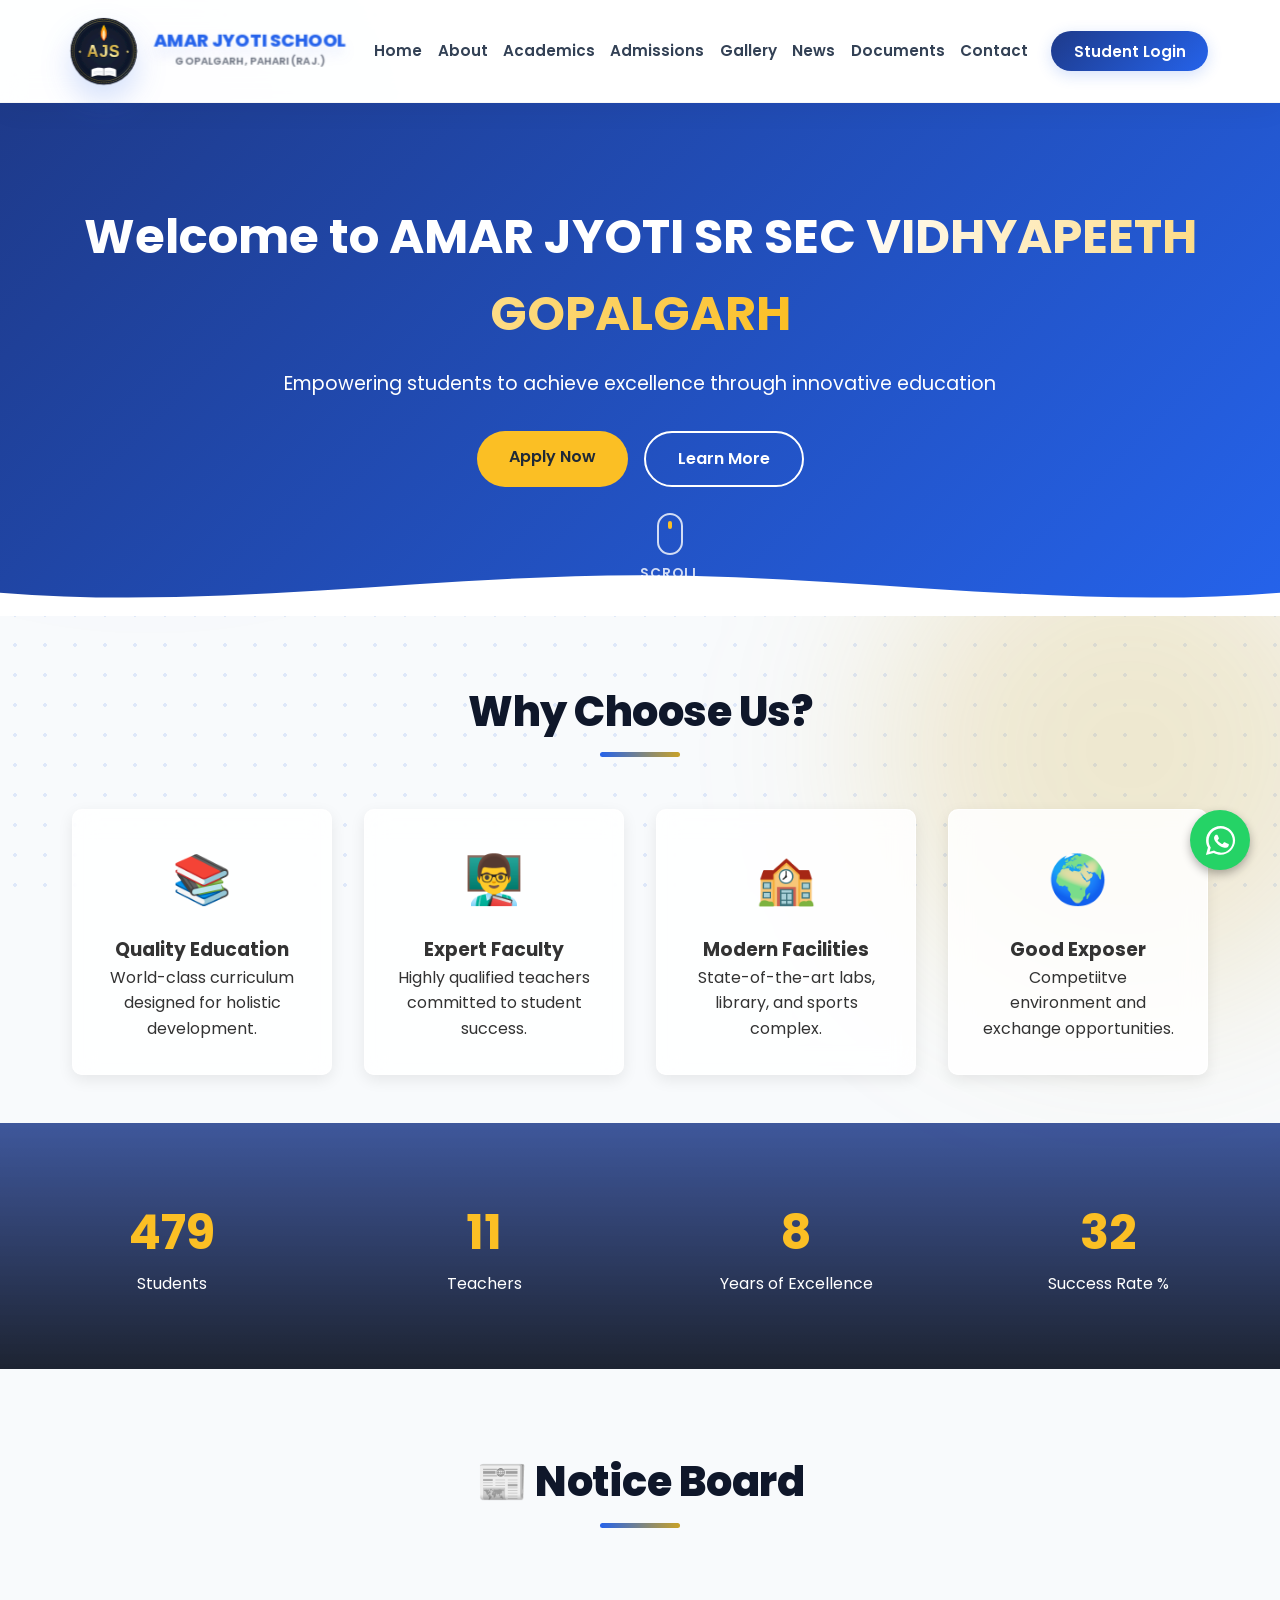
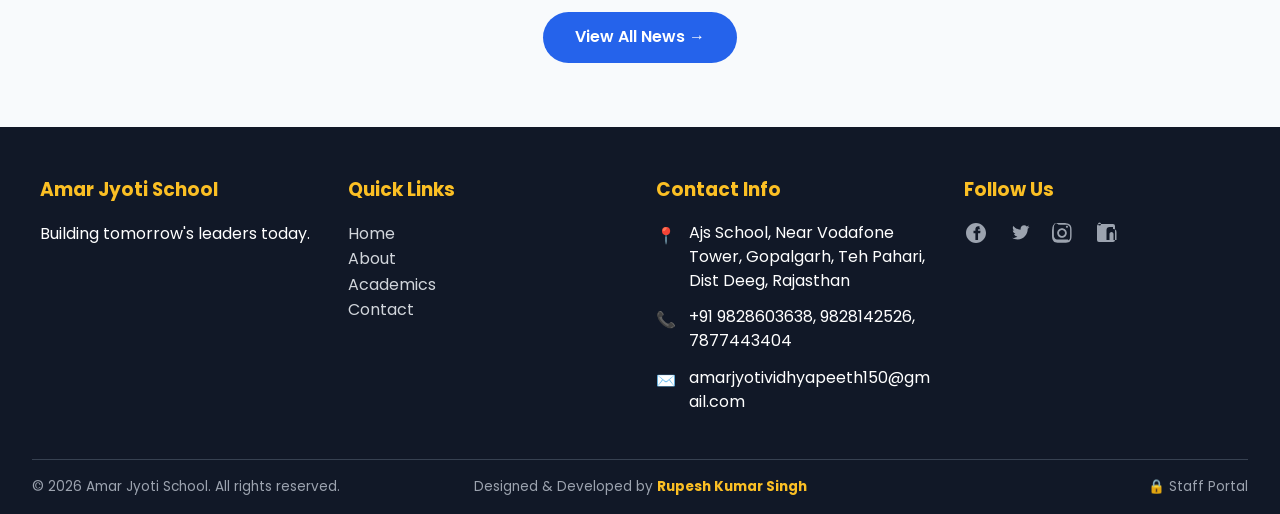
<file: index.html>
<!DOCTYPE html>
<html lang="en">
<head>
    <meta charset="UTF-8">
    <meta name="viewport" content="width=device-width, initial-scale=1.0">
    <title>Amar Jyoti School - Home</title>
    <link rel="icon" type="image/svg+xml" href="favicon.svg">
    <link rel="stylesheet" href="css/styles.css?v=35">
    <link href="https://fonts.googleapis.com/css2?family=Poppins:wght@300;400;600;700&display=swap" rel="stylesheet">
</head>
<body>
    <!-- Page Transition Fader -->
    <div class="page-fader" id="pageFader"></div>

    <!-- Scroll Progress Bar -->
    <div class="scroll-progress-container">
        <div class="scroll-progress-bar" id="scrollProgressBar"></div>
    </div>

    <!-- Navigation -->
   <!-- Navigation -->
    <nav class="navbar">
        <div class="nav-container"> 
            
            <!-- Logo Section -->
            <div class="logo" style="flex-shrink: 1; margin-right: auto; padding-right: 0.5rem;">
                <a href="index.html" style="text-decoration:none; display:flex; align-items:center; gap:0.8rem;">
                    <img src="favicon.svg" alt="Amar Jyoti School Logo" style="height: 70px; width: 70px; object-fit: contain; flex-shrink: 0;">
                    
                    <div style="display: flex; flex-direction: column; justify-content: center; align-items: center; text-align: center;">
                        <h2 style="margin:0; font-family: 'Poppins', sans-serif; font-size: clamp(0.9rem, 3vw, 1.1rem); font-weight: 800; line-height: 1.1;">AMAR JYOTI SCHOOL</h2>
                        <small style="color:#6b7280; font-family: 'Poppins', sans-serif; font-size: clamp(0.55rem, 2vw, 0.65rem); font-weight: 600; margin-top: 2px;">GOPALGARH, PAHARI (RAJ.)</small>
                    </div>
                </a>
            </div>

            <!-- Menu Links -->
            <ul class="nav-menu" id="navMenu">
                <li><a href="index.html">Home</a></li>
                <li><a href="about.html">About</a></li>
                <li><a href="academics.html">Academics</a></li>
                <li><a href="admissions.html">Admissions</a></li>
                <li><a href="gallery.html">Gallery</a></li>
                <li><a href="news.html">News</a></li>
                <li><a href="documents.html">Documents</a></li>
                <li><a href="contact.html">Contact</a></li>
                
                <!-- Premium Student Login Button -->
                <li class="nav-cta" style="white-space: nowrap; flex-shrink: 0; margin-left: 0.5rem;"><a href="student-login.html" style="white-space: nowrap;">Student Login</a></li>
            </ul>

            <!-- Mobile Hamburger Button -->
            <div class="hamburger" id="hamburger">
                <span></span><span></span><span></span>
            </div>
            
        </div>
    </nav>

    <!-- Hero Section -->
    <section class="hero" style="position: relative; padding-bottom: 8rem;">
        <div class="hero-content">
            <h1 class="animate-fade-up">Welcome to <span class="school-name-shine">AMAR JYOTI SR SEC VIDHYAPEETH GOPALGARH</span></h1>
            <p class="animate-fade-up delay-1">Empowering students to achieve excellence through innovative education</p>
            <div class="hero-buttons animate-fade-up delay-2">
                <a href="admissions.html" class="btn btn-primary">Apply Now</a>
                <a href="about.html" class="btn btn-secondary">Learn More</a>
            </div>
        </div>
        
        <!-- Animated Scroll Indicator -->
        <a href="#features" class="scroll-indicator">
            <div class="mouse"></div>
            SCROLL
        </a>

        <!-- Elegant Bottom Wave -->
        <div style="position: absolute; bottom: -1px; left: 0; width: 100%; overflow: hidden; line-height: 0;">
            <svg viewBox="0 0 1440 120" preserveAspectRatio="none" style="position: relative; display: block; width: 100%; height: 70px;">
                <path d="M0,80 C240,110 480,50 720,50 C960,50 1200,110 1440,80 L1440,120 L0,120 Z" fill="#ffffff"></path>
            </svg>
        </div>
    </section>

    <!-- Features Section -->
    <section class="features" id="features">
        <h2 class="section-title">Why Choose Us?</h2>
        <div class="features-grid">
            <div class="feature-card">
                <div class="icon">📚</div>
                <h3>Quality Education</h3>
                <p>World-class curriculum designed for holistic development.</p>
            </div>
            <div class="feature-card">
                <div class="icon">👨‍🏫</div>
                <h3>Expert Faculty</h3>
                <p>Highly qualified teachers committed to student success.</p>
            </div>
            <div class="feature-card">
                <div class="icon">🏫</div>
                <h3>Modern Facilities</h3>
                <p>State-of-the-art labs, library, and sports complex.</p>
            </div>
            <div class="feature-card">
                <div class="icon">🌍</div>
                <h3>Good Exposer</h3>
                <p>Competiitve environment and exchange opportunities.</p>
            </div>
        </div>
    </section>

    <!-- Stats Section -->
    <section class="stats">
        <div class="stat-item">
            <h2 class="counter" data-target="1496">0</h2>
            <p>Students</p>
        </div>
        <div class="stat-item">
            <h2 class="counter" data-target="32">0</h2>
            <p>Teachers</p>
        </div>
        <div class="stat-item">
            <h2 class="counter" data-target="24">0</h2>
            <p>Years of Excellence</p>
        </div>
        <div class="stat-item">
            <h2 class="counter" data-target="98">0</h2>
            <p>Success Rate %</p>
        </div>
    </section>

    <!-- News Section -->

<section class="home-news">
    <h2 class="section-title">📰 Notice Board</h2>
    <div class="home-news-grid" id="homeNewsGrid"></div>
    <a href="news.html" class="view-all-btn">View All News →</a>
</section>

   <footer class="footer">
    <div class="footer-container">
        <div class="footer-section">
            <h3>Amar Jyoti School</h3>
            <p>Building tomorrow's leaders today.</p>
        </div>
        <div class="footer-section">
            <h3>Quick Links</h3>
            <ul>
                <li><a href="index.html">Home</a></li>
                <li><a href="about.html">About</a></li>
                <li><a href="academics.html">Academics</a></li>
                <li><a href="contact.html">Contact</a></li>
            </ul>
        </div>
        <div class="footer-section">
            <h3>Contact Info</h3>
            <div class="footer-contact-item">
                <span>📍</span>
                <p>Ajs School, Near Vodafone Tower, Gopalgarh, Teh Pahari, Dist Deeg, Rajasthan</p>
            </div>
            <div class="footer-contact-item">
                <span>📞</span>
                <p>+91 9828603638, 9828142526, 7877443404</p>
            </div>
            <div class="footer-contact-item">
                <span>✉️</span>
                <p>amarjyotividhyapeeth150@gmail.com</p>
            </div>
        </div>
        <div class="footer-section">
            <h3>Follow Us</h3>
            <div class="social-links">
                <a href="#" aria-label="Facebook"><svg viewBox="0 0 24 24"><path d="M12 2.04C6.5 2.04 2 6.53 2 12.06c0 5.52 4.5 10.02 10 10.02s10-4.5 10-10.02C22 6.53 17.5 2.04 12 2.04zM16.5 8.26h-1.88c-.47 0-.57.22-.57.58v1.03h2.45l-.32 2.48h-2.13v6.53H11.4V12.35H9.5V9.87h1.9V8.08c0-1.88 1.14-2.92 2.8-2.92h1.3v2.1z"/></svg></a>
                <a href="#" aria-label="Twitter"><svg viewBox="0 0 24 24"><path d="M22.46 6c-.64.28-1.32.47-2.03.56.74-.44 1.3-1.14 1.56-1.95-.69.41-1.46.71-2.28.87-.65-.69-1.58-1.12-2.6-1.12-1.97 0-3.56 1.6-3.56 3.56 0 .28.03.55.09.81-2.96-.15-5.58-1.57-7.34-3.72-.3.53-.48 1.14-.48 1.8 0 1.23.63 2.32 1.58 2.95-.58-.02-1.13-.18-1.61-.44v.04c0 1.72 1.22 3.16 2.85 3.49-.3.08-.61.12-.94.12-.23 0-.45-.02-.67-.06.45 1.41 1.77 2.44 3.33 2.47-1.22.96-2.75 1.53-4.42 1.53-.29 0-.57-.02-.85-.05 1.57 1.01 3.44 1.6 5.46 1.6 6.55 0 10.14-5.44 10.14-10.14 0-.15 0-.3-.01-.45.7-.5 1.3-1.12 1.78-1.84z"/></svg></a>
                <a href="#" aria-label="Instagram"><svg viewBox="0 0 24 24"><path d="M12 2c-2.72 0-3.06.01-4.12.06-1.06.05-1.79.23-2.43.48-.65.25-1.13.59-1.62 1.08-.49.49-.83.97-1.08 1.62-.25.64-.43 1.37-.48 2.43C2.01 8.94 2 9.28 2 12s.01 3.06.06 4.12c.05 1.06.23 1.79.48 2.43.25.65.59 1.13 1.08 1.62.49.49.97.83 1.62 1.08.64.25 1.37.43 2.43.48 1.06.05 1.4.06 4.12.06s3.06-.01 4.12-.06c1.06-.05 1.79-.23 2.43-.48.65-.25 1.13-.59 1.62-1.08.49-.49.83-.97 1.08-1.62.25-.64.43-1.37.48-2.43.05-1.06.06-1.4.06-4.12s-.01-3.06-.06-4.12c-.05-1.06-.23-1.79-.48-2.43-.25-.65-.59-1.13-1.08-1.62-.49-.49-.97-.83-1.62-1.08-.64-.25-1.37-.43-2.43-.48C15.06 2.01 14.72 2 12 2zm0 1.8c2.67 0 2.98.01 4.04.06 1-.05 1.5.12 1.87.27.45.18.78.43 1.12.78.34.34.59.67.78 1.12.15.37.32.87.27 1.87.05 1.06.06 1.37.06 4.04s-.01 2.98-.06 4.04c-.05 1 .12 1.5-.27 1.87-.18.45-.43.78-.78 1.12-.34.34-.67.59-1.12-.78.37.15-.87.32-1.87.27-1.06.05-1.37.06-4.04.06s-2.98-.01-4.04-.06c-1-.05-1.5-.12-1.87-.27-.45-.18-.78-.43-1.12-.78-.34-.34-.59-.67-.78-1.12-.15-.37-.32-.87-.27-1.87-.05-1.06-.06-1.37-.06-4.04s.01-2.98.06-4.04c.05-1-.12-1.5.27-1.87.18-.45.43-.78.78-1.12.34-.34.67-.59-1.12-.78.37-.15.87-.32 1.87-.27C9.02 3.81 9.33 3.8 12 3.8zm0 3.35c-2.65 0-4.8 2.15-4.8 4.8s2.15 4.8 4.8 4.8 4.8-2.15 4.8-4.8-2.15-4.8-4.8-4.8zm0 7.8c-1.66 0-3-1.34-3-3s1.34-3 3-3 3 1.34 3 3-1.34 3-3 3zm4.95-8.2c-.58 0-1.05-.47-1.05-1.05s.47-1.05 1.05-1.05 1.05.47 1.05 1.05-.47 1.05-1.05 1.05z"/></svg></a>
                <a href="#" aria-label="LinkedIn"><svg viewBox="0 0 24 24"><path d="M19 3a2 2 0 0 1 2 2v14a2 2 0 0 1-2 2H5a2 2 0 0 1-2-2V5a2 2 0 0 1 2-2h14zm-11 5v9h3V8h-3zm-1-2h5v13H7V6zm12 0h-3.26a3.26 3.26 0 0 0-3.24 3.24V19h3v-5.76c0-1.24.74-2.24 2-2.24s2 1 2 2.24V19h3V11.24A3.26 3.26 0 0 0 19 8zM5.5 4.5a1.5 1.5 0 1 0 0-3 1.5 1.5 0 0 0 0 3z"/></svg></a>
            </div>
        </div>
    </div>

    <!-- ONLY this bottom part gets the Staff Portal link -->
    <div class="footer-bottom">
        <p style="margin:0;font-size:0.85rem;color:#9ca3af">&copy; 2026 Amar Jyoti School. All rights reserved.</p>
        <p style="margin:0;font-size:0.85rem;color:#9ca3af">
        Designed & Developed by <strong style="color:#fbbf24">Rupesh Kumar Singh</strong>
    </p>
        <a href="login.html" class="staff-link">🔒 Staff Portal</a>
    </div>
</footer>

<!-- Floating WhatsApp Icon -->
<a href="https://wa.me/919828603638" class="whatsapp-float" target="_blank" rel="noopener noreferrer" aria-label="Chat on WhatsApp">
    <svg viewBox="0 0 24 24"><path d="M12.01 2.014c-5.46 0-9.91 4.45-9.91 9.91 0 1.75.46 3.42 1.3 4.9L2 22l5.34-1.39c1.45.79 3.09 1.21 4.77 1.21 5.46 0 9.91-4.45 9.91-9.91s-4.45-9.91-9.91-9.91zm0 18.22c-1.48 0-2.89-.39-4.14-1.12l-.3-.18-3.07.8.82-3-.2-.31c-.81-1.28-1.23-2.77-1.23-4.32 0-4.57 3.73-8.3 8.3-8.3 4.58 0 8.3 3.73 8.3 8.3s-3.72 8.3-8.3 8.3zm4.56-6.22c-.25-.13-1.48-.73-1.71-.82-.23-.08-.4-.13-.57.13-.17.25-.65.82-.79.98-.15.17-.3.19-.55.06-1.07-.55-2.03-1.16-2.82-2.12-.24-.3-.02-.45.1-.58.12-.11.25-.3.38-.45.13-.15.17-.25.25-.41.08-.17.04-.31-.02-.43-.06-.13-.57-1.38-.79-1.89-.21-.5-.42-.43-.57-.44-.15-.01-.3-.01-.46-.01-.15 0-.41.06-.63.33-.21.28-.82.8-.82 1.96s.84 2.27.96 2.44c.11.17 1.66 2.54 4.02 3.51 1.77.73 2.45.79 3.29.67.82-.12 1.48-.61 1.69-1.2.21-.59.21-1.1.15-1.2-.06-.11-.21-.17-.46-.3z"/></svg>
</a>

    <script src="js/script.js"></script>
</body>
<div id="announcementBanner" class="announcement-banner">
    <div class="announcement-content" id="announcementContent"></div>
    <button class="banner-close" onclick="closeBanner()">×</button>
</div>

<!-- Admission Popup Modal -->
<div id="admissionPopup" style="display:none; position:fixed; top:0; left:0; width:100%; height:100%; background:rgba(0,0,0,0.6); z-index:2000; align-items:center; justify-content:center;">
    <div class="modal-content" style="background:white; padding:2rem; border-radius:10px; max-width:600px; width:90%; position:relative; max-height:90vh; overflow-y:auto; box-shadow: 0 10px 25px rgba(0,0,0,0.2);">
        <button onclick="document.getElementById('admissionPopup').style.display='none'" style="position:absolute; top:15px; right:20px; background:none; border:none; font-size:1.8rem; cursor:pointer; color:#6b7280;">&times;</button>
        <h2 style="color:#2563eb; margin-top:0; text-align:center;">🎓 Admissions Open!</h2>
        <p style="color:#4b5563; margin-bottom:1.5rem; text-align:center; font-size:0.95rem;">Apply now for the academic year 2026-27.</p>
        
        <form id="popupAdmissionForm" style="display:flex; flex-direction:column; gap:1rem; text-align:left;">
            <div style="display:grid; grid-template-columns:repeat(auto-fit, minmax(200px, 1fr)); gap:1rem;">
                <div>
                    <label style="font-weight:600; font-size:0.9rem; margin-bottom:0.3rem; display:block;">Student Name *</label>
                    <input type="text" name="studentName" required style="width:100%; padding:0.6rem; border:1px solid #d1d5db; border-radius:6px; box-sizing:border-box;">
                </div>
                <div>
                    <label style="font-weight:600; font-size:0.9rem; margin-bottom:0.3rem; display:block;">Date of Birth *</label>
                    <input type="date" name="dob" required style="width:100%; padding:0.6rem; border:1px solid #d1d5db; border-radius:6px; box-sizing:border-box;">
                </div>
            </div>
            <div style="display:grid; grid-template-columns:repeat(auto-fit, minmax(200px, 1fr)); gap:1rem;">
                <div>
                    <label style="font-weight:600; font-size:0.9rem; margin-bottom:0.3rem; display:block;">Grade *</label>
                    <select name="grade" required style="width:100%; padding:0.6rem; border:1px solid #d1d5db; border-radius:6px; box-sizing:border-box;">
                        <option value="">Select Grade</option>
                        <option>Nursery</option><option>LKG</option><option>UKG</option>
                        <option>Grade 1</option><option>Grade 2</option>
                        <option>Grade 3</option><option>Grade 4</option>
                        <option>Grade 5</option><option>Grade 6</option>
                        <option>Grade 7</option><option>Grade 8</option>
                        <option>Grade 9</option><option>Grade 10</option>
                        <option>Grade 11</option><option>Grade 12</option>
                    </select>
                </div>
                <div>
                    <label style="font-weight:600; font-size:0.9rem; margin-bottom:0.3rem; display:block;">Gender *</label>
                    <select name="gender" required style="width:100%; padding:0.6rem; border:1px solid #d1d5db; border-radius:6px; box-sizing:border-box;">
                        <option value="">Select</option>
                        <option>Male</option><option>Female</option><option>Other</option>
                    </select>
                </div>
            </div>
            <div style="display:grid; grid-template-columns:repeat(auto-fit, minmax(200px, 1fr)); gap:1rem;">
                <div>
                    <label style="font-weight:600; font-size:0.9rem; margin-bottom:0.3rem; display:block;">Parent Name *</label>
                    <input type="text" name="parentName" required style="width:100%; padding:0.6rem; border:1px solid #d1d5db; border-radius:6px; box-sizing:border-box;">
                </div>
                <div>
                    <label style="font-weight:600; font-size:0.9rem; margin-bottom:0.3rem; display:block;">Phone *</label>
                    <input type="tel" name="phone" required style="width:100%; padding:0.6rem; border:1px solid #d1d5db; border-radius:6px; box-sizing:border-box;">
                </div>
            </div>
            <div>
                <label style="font-weight:600; font-size:0.9rem; margin-bottom:0.3rem; display:block;">Address *</label>
                <textarea name="address" rows="2" required style="width:100%; padding:0.6rem; border:1px solid #d1d5db; border-radius:6px; box-sizing:border-box;"></textarea>
            </div>
            <button type="submit" class="btn btn-primary" style="width:100%; margin-top:0.5rem; padding:0.8rem; font-size:1rem;">Submit Application</button>
        </form>
        <div id="popupFormMessage" style="margin-top:1rem; text-align:center; display:none; padding:0.8rem; border-radius:5px; font-weight:600;"></div>
    </div>
</div>
</html>
</file>
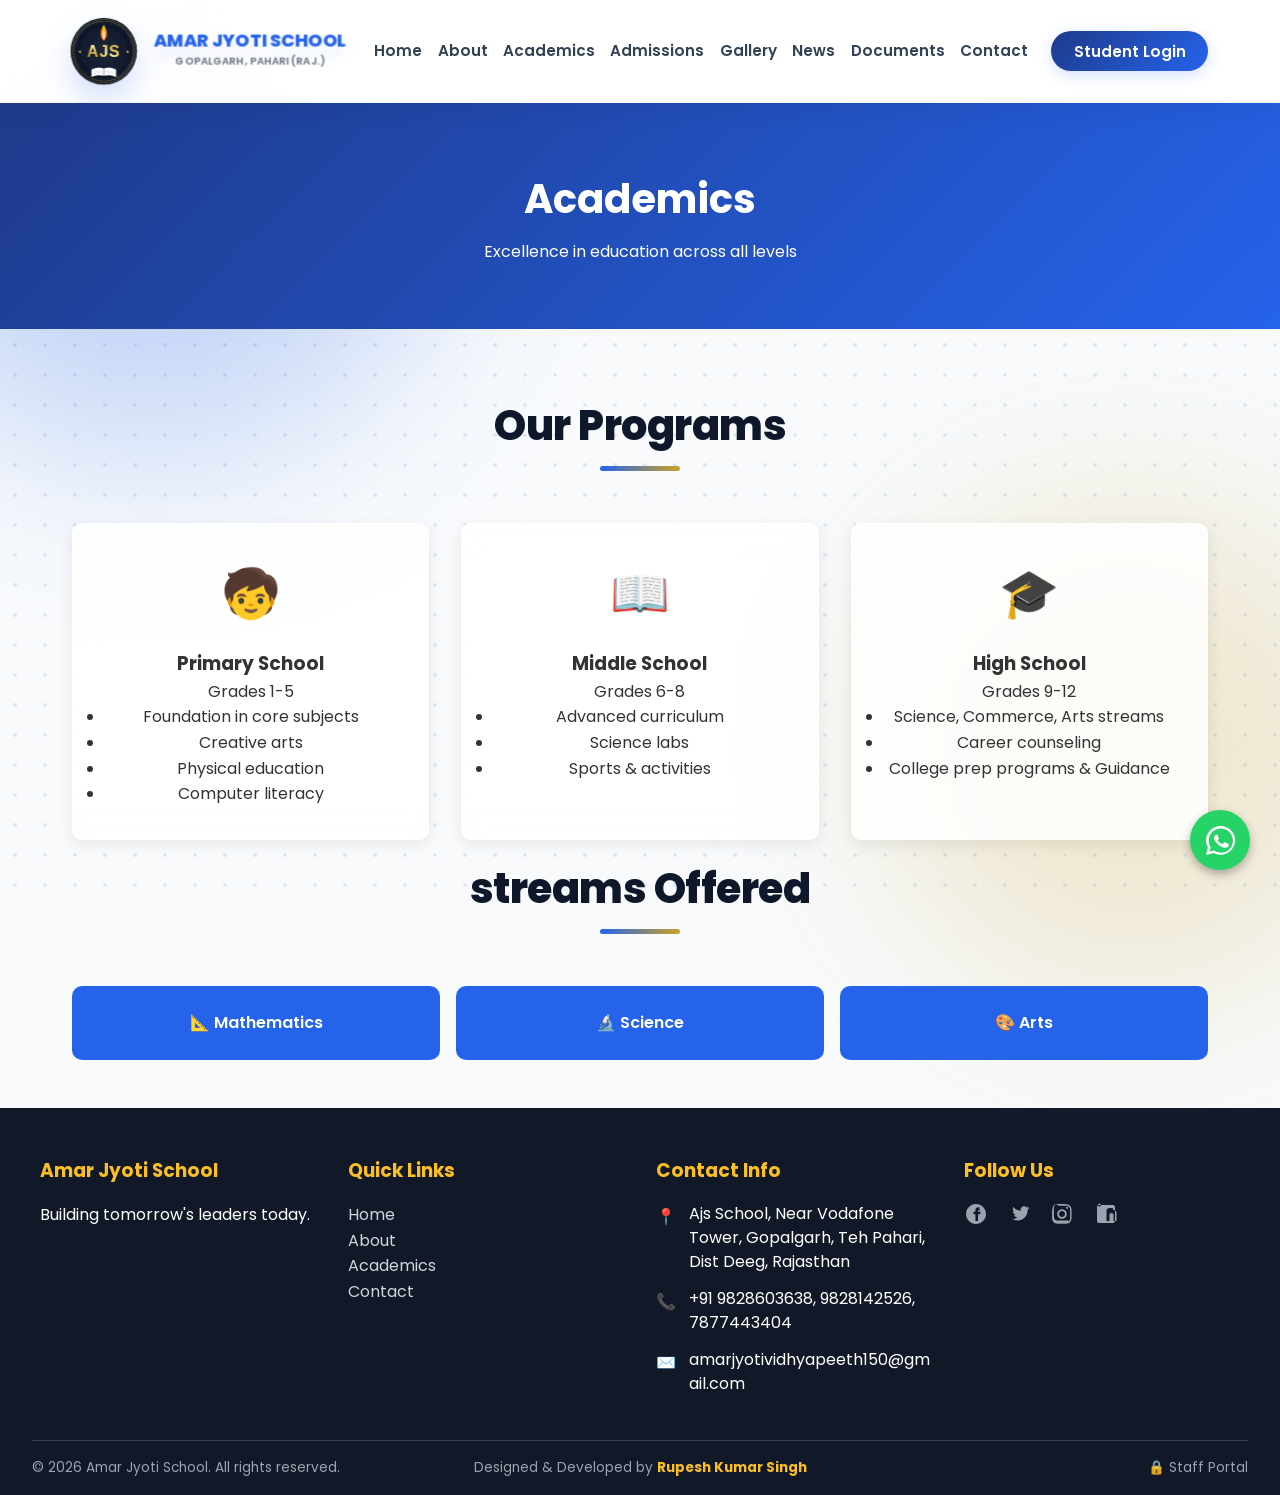
<file: academics.html>
<!DOCTYPE html>
<html lang="en">
<head>
    <meta charset="UTF-8">
    <meta name="viewport" content="width=device-width, initial-scale=1.0">
    <title>Academics - Amar Jyoti School</title>
    <link rel="icon" type="image/svg+xml" href="favicon.svg">
    <link rel="stylesheet" href="css/styles.css?v=35">
    <link href="https://fonts.googleapis.com/css2?family=Poppins:wght@300;400;600;700&display=swap" rel="stylesheet">
</head>
<body>
    <!-- Page Transition Fader -->
    <div class="page-fader" id="pageFader"></div>

    <!-- Scroll Progress Bar -->
    <div class="scroll-progress-container">
        <div class="scroll-progress-bar" id="scrollProgressBar"></div>
    </div>

    <!-- Navigation -->
    <nav class="navbar">
        <div class="nav-container">
            
            <!-- Logo Section -->
            <div class="logo" style="flex-shrink: 1; margin-right: auto; padding-right: 0.5rem;">
                <a href="index.html" style="text-decoration:none; display:flex; align-items:center; gap:0.8rem;">
                    <img src="favicon.svg" alt="Amar Jyoti School Logo" style="height: 70px; width: 70px; object-fit: contain; flex-shrink: 0;">
                    
                    <div style="display: flex; flex-direction: column; justify-content: center; align-items: center; text-align: center;">
                        <h2 style="margin:0; font-family: 'Poppins', sans-serif; font-size: clamp(0.9rem, 3vw, 1.1rem); font-weight: 800; line-height: 1.1;">AMAR JYOTI SCHOOL</h2>
                        <small style="color:#6b7280; font-family: 'Poppins', sans-serif; font-size: clamp(0.55rem, 2vw, 0.65rem); font-weight: 600; margin-top: 2px;">GOPALGARH, PAHARI (RAJ.)</small>
                    </div>
                </a>
            </div>

            <!-- Menu Links -->
            <ul class="nav-menu" id="navMenu">
                <li><a href="index.html">Home</a></li>
                <li><a href="about.html">About</a></li>
                <li><a href="academics.html">Academics</a></li>
                <li><a href="admissions.html">Admissions</a></li>
                <li><a href="gallery.html">Gallery</a></li>
                <li><a href="news.html">News</a></li>
                <li><a href="documents.html">Documents</a></li>
                <li><a href="contact.html">Contact</a></li>
                
                <!-- Premium Student Login Button -->
                <li class="nav-cta" style="white-space: nowrap; flex-shrink: 0; margin-left: 0.5rem;"><a href="student-login.html" style="white-space: nowrap;">Student Login</a></li>
            </ul>

            <!-- Mobile Hamburger Button -->
            <div class="hamburger" id="hamburger">
                <span></span><span></span><span></span>
            </div>
            
        </div>
    </nav>

    <section class="page-header">
        <h1>Academics</h1>
        <p>Excellence in education across all levels</p>
    </section>

    <section class="academics-content">
        <h2 class="section-title">Our Programs</h2>
        <div class="programs-grid">
            <div class="program-card">
                <div class="program-icon">🧒</div>
                <h3>Primary School</h3>
                <p>Grades 1-5</p>
                <ul>
                    <li>Foundation in core subjects</li>
                    <li>Creative arts</li>
                    <li>Physical education</li>
                    <li>Computer literacy</li>
                </ul>
            </div>
            <div class="program-card">
                <div class="program-icon">📖</div>
                <h3>Middle School</h3>
                <p>Grades 6-8</p>
                <ul>
                    <li>Advanced curriculum</li>
                    <li>Science labs</li>
                    <li>Sports & activities</li>
                </ul>
            </div>
            <div class="program-card">
                <div class="program-icon">🎓</div>
                <h3>High School</h3>
                <p>Grades 9-12</p>
                <ul>
                    <li>Science, Commerce, Arts streams</li>
                    <li>Career counseling</li>
                    <li>College prep programs & Guidance</li>
                </ul>
            </div>
        </div>

        <h2 class="section-title">streams Offered</h2>
        <div class="subjects-grid">
            <div class="subject-item">📐 Mathematics</div>
            <div class="subject-item">🔬 Science</div>
            <div class="subject-item">🎨 Arts</div>
        </div>
    </section>

<footer class="footer">
    <div class="footer-container">
        <div class="footer-section">
            <h3>Amar Jyoti School</h3>
            <p>Building tomorrow's leaders today.</p>
        </div>
        <div class="footer-section">
            <h3>Quick Links</h3>
            <ul>
                <li><a href="index.html">Home</a></li>
                <li><a href="about.html">About</a></li>
                <li><a href="academics.html">Academics</a></li>
                <li><a href="contact.html">Contact</a></li>
            </ul>
        </div>
        <div class="footer-section">
            <h3>Contact Info</h3>
            <div class="footer-contact-item">
                <span>📍</span>
                <p>Ajs School, Near Vodafone Tower, Gopalgarh, Teh Pahari, Dist Deeg, Rajasthan</p>
            </div>
            <div class="footer-contact-item">
                <span>📞</span>
                <p>+91 9828603638, 9828142526, 7877443404</p>
            </div>
            <div class="footer-contact-item">
                <span>✉️</span>
                <p>amarjyotividhyapeeth150@gmail.com</p>
            </div>
        </div>
        <div class="footer-section">
            <h3>Follow Us</h3>
            <div class="social-links">
                <a href="#" aria-label="Facebook"><svg viewBox="0 0 24 24"><path d="M12 2.04C6.5 2.04 2 6.53 2 12.06c0 5.52 4.5 10.02 10 10.02s10-4.5 10-10.02C22 6.53 17.5 2.04 12 2.04zM16.5 8.26h-1.88c-.47 0-.57.22-.57.58v1.03h2.45l-.32 2.48h-2.13v6.53H11.4V12.35H9.5V9.87h1.9V8.08c0-1.88 1.14-2.92 2.8-2.92h1.3v2.1z"/></svg></a>
                <a href="#" aria-label="Twitter"><svg viewBox="0 0 24 24"><path d="M22.46 6c-.64.28-1.32.47-2.03.56.74-.44 1.3-1.14 1.56-1.95-.69.41-1.46.71-2.28.87-.65-.69-1.58-1.12-2.6-1.12-1.97 0-3.56 1.6-3.56 3.56 0 .28.03.55.09.81-2.96-.15-5.58-1.57-7.34-3.72-.3.53-.48 1.14-.48 1.8 0 1.23.63 2.32 1.58 2.95-.58-.02-1.13-.18-1.61-.44v.04c0 1.72 1.22 3.16 2.85 3.49-.3.08-.61.12-.94.12-.23 0-.45-.02-.67-.06.45 1.41 1.77 2.44 3.33 2.47-1.22.96-2.75 1.53-4.42 1.53-.29 0-.57-.02-.85-.05 1.57 1.01 3.44 1.6 5.46 1.6 6.55 0 10.14-5.44 10.14-10.14 0-.15 0-.3-.01-.45.7-.5 1.3-1.12 1.78-1.84z"/></svg></a>
                <a href="#" aria-label="Instagram"><svg viewBox="0 0 24 24"><path d="M12 2c-2.72 0-3.06.01-4.12.06-1.06.05-1.79.23-2.43.48-.65.25-1.13.59-1.62 1.08-.49.49-.83.97-1.08 1.62-.25.64-.43 1.37-.48 2.43C2.01 8.94 2 9.28 2 12s.01 3.06.06 4.12c.05 1.06.23 1.79.48 2.43.25.65.59 1.13 1.08 1.62.49.49.97.83 1.62 1.08.64.25 1.37.43 2.43.48 1.06.05 1.4.06 4.12.06s3.06-.01 4.12-.06c1.06-.05 1.79-.23 2.43-.48.65-.25 1.13-.59 1.62-1.08.49-.49.83-.97 1.08-1.62.25-.64.43-1.37.48-2.43.05-1.06.06-1.4.06-4.12s-.01-3.06-.06-4.12c-.05-1.06-.23-1.79-.48-2.43-.25-.65-.59-1.13-1.08-1.62-.49-.49-.97-.83-1.62-1.08-.64-.25-1.37-.43-2.43-.48C15.06 2.01 14.72 2 12 2zm0 1.8c2.67 0 2.98.01 4.04.06 1-.05 1.5.12 1.87.27.45.18.78.43 1.12.78.34.34.59.67.78 1.12.15.37.32.87.27 1.87.05 1.06.06 1.37.06 4.04s-.01 2.98-.06 4.04c-.05 1 .12 1.5-.27 1.87-.18.45-.43.78-.78 1.12-.34.34-.67.59-1.12-.78.37.15-.87.32-1.87.27-1.06.05-1.37.06-4.04.06s-2.98-.01-4.04-.06c-1-.05-1.5-.12-1.87-.27-.45-.18-.78-.43-1.12-.78-.34-.34-.59-.67-.78-1.12-.15-.37-.32-.87-.27-1.87-.05-1.06-.06-1.37-.06-4.04s.01-2.98.06-4.04c.05-1-.12-1.5.27-1.87.18-.45.43-.78.78-1.12.34-.34.67-.59-1.12-.78.37-.15.87-.32 1.87-.27C9.02 3.81 9.33 3.8 12 3.8zm0 3.35c-2.65 0-4.8 2.15-4.8 4.8s2.15 4.8 4.8 4.8 4.8-2.15 4.8-4.8-2.15-4.8-4.8-4.8zm0 7.8c-1.66 0-3-1.34-3-3s1.34-3 3-3 3 1.34 3 3-1.34 3-3 3zm4.95-8.2c-.58 0-1.05-.47-1.05-1.05s.47-1.05 1.05-1.05 1.05.47 1.05 1.05-.47 1.05-1.05 1.05z"/></svg></a>
                <a href="#" aria-label="LinkedIn"><svg viewBox="0 0 24 24"><path d="M19 3a2 2 0 0 1 2 2v14a2 2 0 0 1-2 2H5a2 2 0 0 1-2-2V5a2 2 0 0 1 2-2h14zm-11 5v9h3V8h-3zm-1-2h5v13H7V6zm12 0h-3.26a3.26 3.26 0 0 0-3.24 3.24V19h3v-5.76c0-1.24.74-2.24 2-2.24s2 1 2 2.24V19h3V11.24A3.26 3.26 0 0 0 19 8zM5.5 4.5a1.5 1.5 0 1 0 0-3 1.5 1.5 0 0 0 0 3z"/></svg></a>
            </div>
        </div>
    </div>

    <!-- ONLY this bottom part gets the Staff Portal link -->
    <div class="footer-bottom">
        <p style="margin:0;font-size:0.85rem;color:#9ca3af">&copy; 2026 Amar Jyoti School. All rights reserved.</p>
        <p style="margin:0;font-size:0.85rem;color:#9ca3af">
        Designed & Developed by <strong style="color:#fbbf24">Rupesh Kumar Singh</strong>
    </p>
        <a href="login.html" class="staff-link">🔒 Staff Portal</a>
    </div>
</footer>

<!-- Floating WhatsApp Icon -->
<a href="https://wa.me/919828603638" class="whatsapp-float" target="_blank" rel="noopener noreferrer" aria-label="Chat on WhatsApp">
    <svg viewBox="0 0 24 24"><path d="M12.01 2.014c-5.46 0-9.91 4.45-9.91 9.91 0 1.75.46 3.42 1.3 4.9L2 22l5.34-1.39c1.45.79 3.09 1.21 4.77 1.21 5.46 0 9.91-4.45 9.91-9.91s-4.45-9.91-9.91-9.91zm0 18.22c-1.48 0-2.89-.39-4.14-1.12l-.3-.18-3.07.8.82-3-.2-.31c-.81-1.28-1.23-2.77-1.23-4.32 0-4.57 3.73-8.3 8.3-8.3 4.58 0 8.3 3.73 8.3 8.3s-3.72 8.3-8.3 8.3zm4.56-6.22c-.25-.13-1.48-.73-1.71-.82-.23-.08-.4-.13-.57.13-.17.25-.65.82-.79.98-.15.17-.3.19-.55.06-1.07-.55-2.03-1.16-2.82-2.12-.24-.3-.02-.45.1-.58.12-.11.25-.3.38-.45.13-.15.17-.25.25-.41.08-.17.04-.31-.02-.43-.06-.13-.57-1.38-.79-1.89-.21-.5-.42-.43-.57-.44-.15-.01-.3-.01-.46-.01-.15 0-.41.06-.63.33-.21.28-.82.8-.82 1.96s.84 2.27.96 2.44c.11.17 1.66 2.54 4.02 3.51 1.77.73 2.45.79 3.29.67.82-.12 1.48-.61 1.69-1.2.21-.59.21-1.1.15-1.2-.06-.11-.21-.17-.46-.3z"/></svg>
</a>

    <script src="js/script.js"></script>
</body>
</html>
</file>
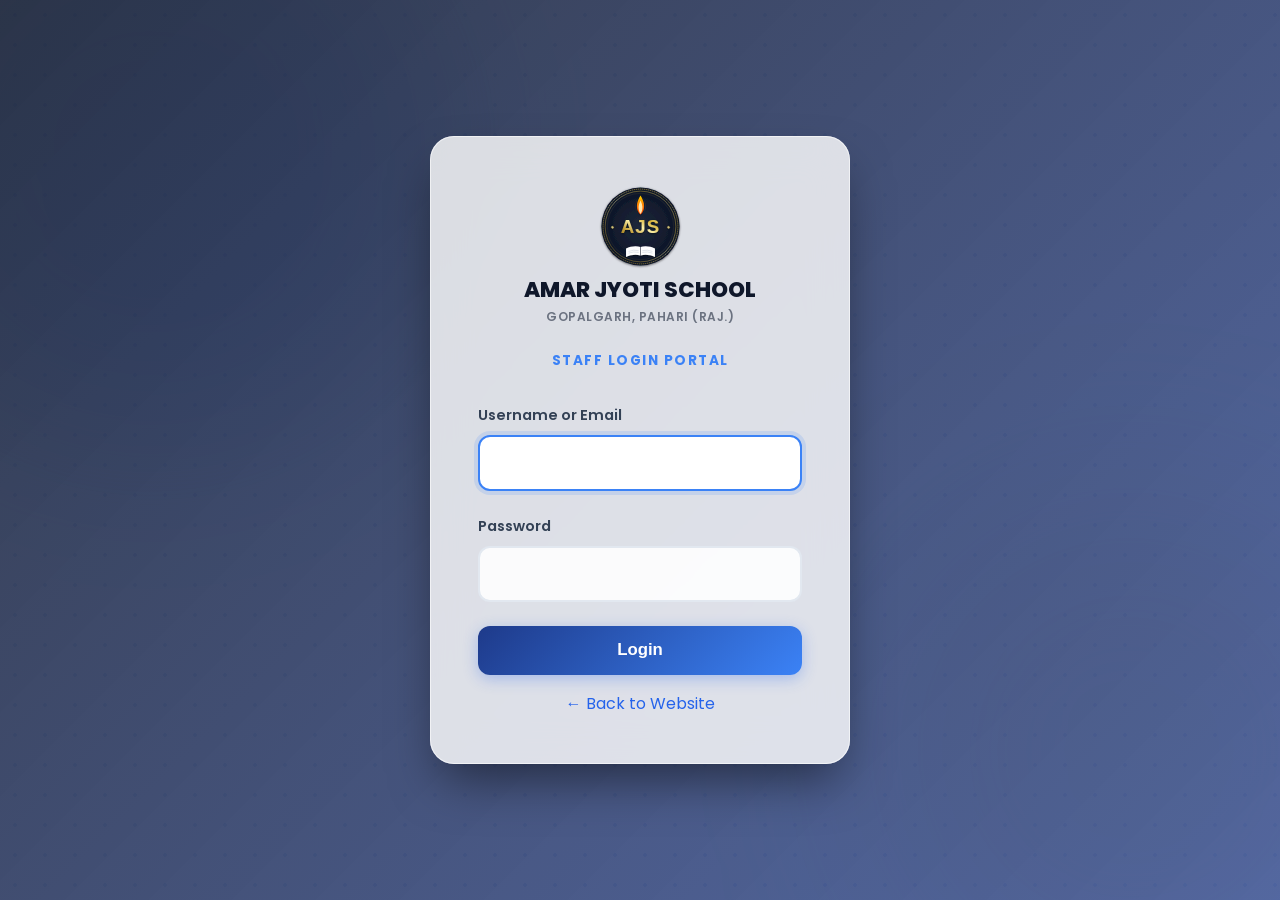
<file: admin.html>
<!DOCTYPE html>
<html lang="en">
<head>
    <meta charset="UTF-8">
    <meta name="viewport" content="width=device-width, initial-scale=1.0">
    <title>Admin Dashboard - Amar Jyoti School</title>
    <link rel="icon" type="image/svg+xml" href="favicon.svg">
    <link rel="stylesheet" href="css/styles.css?v=33">
    <link href="https://fonts.googleapis.com/css2?family=Poppins:wght@300;400;600;700&display=swap" rel="stylesheet">
    <style>
        body {
            background: linear-gradient(135deg, rgba(241, 245, 249, 0.88) 0%, rgba(255, 255, 255, 0.92) 100%), 
                        url('https://images.unsplash.com/photo-1541829070764-84a7d30dd3f3?ixlib=rb-4.0.3&auto=format&fit=crop&w=1920&q=80') no-repeat center center fixed;
            background-size: cover;
            margin: 0; font-family: 'Poppins', sans-serif; 
        }
        .admin-container { max-width: 1400px; margin: auto; padding: 2rem; }
        .admin-header {
            display: flex; justify-content: space-between; align-items: center;
            background: rgba(255, 255, 255, 0.85); backdrop-filter: blur(12px); -webkit-backdrop-filter: blur(12px);
            padding: 1.5rem 2rem; border-radius: 20px; border: 1px solid rgba(255,255,255,0.4);
            box-shadow: 0 10px 30px -10px rgba(37, 99, 235, 0.15); margin-bottom: 2rem;
        }
        .admin-header h1 { margin: 0; color: #2563eb; }
        .admin-info { display: flex; align-items: center; gap: 1rem; }
        .logout-btn {
            padding: 0.6rem 1.8rem; background: linear-gradient(135deg, #ef4444, #dc2626); color: white;
            border: none; border-radius: 50px; cursor: pointer; font-weight: 600;
            box-shadow: 0 4px 15px rgba(239, 68, 68, 0.3); transition: all 0.3s ease;
        }
        .logout-btn:hover { transform: translateY(-2px); box-shadow: 0 8px 20px rgba(239, 68, 68, 0.4); }
        .stats-grid {
            display: grid; grid-template-columns: repeat(auto-fit, minmax(200px, 1fr));
            gap: 1rem; margin-bottom: 2rem;
        }
        .stat-card {
            background: linear-gradient(135deg, #ffffff 0%, #f8fafc 100%); padding: 1.8rem 1.5rem; 
            border-radius: 20px; border: 1px solid #e2e8f0;
            box-shadow: 0 10px 25px -5px rgba(0, 0, 0, 0.05); transition: all 0.3s ease;
        }
        .stat-card:hover {
            transform: translateY(-5px); box-shadow: 0 20px 35px -5px rgba(37, 99, 235, 0.1); border-color: #bfdbfe;
        }
        .stat-card h3 { color: #2563eb; font-size: 2.5rem; margin: 0; }
        .stat-card p { color: #6b7280; margin: 0.5rem 0 0; }
        .tabs { display: inline-flex; gap: 0.5rem; margin-bottom: 1.5rem; flex-wrap: wrap; background: #e2e8f0; padding: 0.4rem; border-radius: 14px; }
        .tab-btn {
            padding: 0.7rem 1.4rem; border: none; background: transparent; color: #475569;
            border-radius: 10px; cursor: pointer; font-weight: 600; font-family: inherit; font-size: 0.95rem; transition: all 0.3s ease;
        }
        .tab-btn:hover { color: #1e293b; }
        .tab-btn.active { background: white; color: #2563eb; box-shadow: 0 4px 10px rgba(0, 0, 0, 0.08); }
        .table-container {
            background: white; border-radius: 20px; overflow: hidden; border: 1px solid #e2e8f0;
            box-shadow: 0 10px 30px -10px rgba(0,0,0,0.05); overflow-x: auto;
        }
        .data-table { width: 100%; border-collapse: collapse; }
        .data-table th {
            background: #f1f5f9; color: #475569; padding: 1rem; text-align: left;
            font-weight: 700; text-transform: uppercase; font-size: 0.8rem; letter-spacing: 1px; border-bottom: 2px solid #e2e8f0;
        }
        .data-table td { padding: 1.2rem 1rem; border-bottom: 1px solid #f1f5f9; color: #334155; }
        .data-table tr:hover { background: #f9fafb; }
        .status-select {
            padding: 0.4rem 0.8rem; border-radius: 20px; border: none;
            font-weight: 600; cursor: pointer;
        }
        .status-pending { background: #fef3c7; color: #92400e; }
        .status-reviewing { background: #dbeafe; color: #1e40af; }
        .status-approved { background: #d1fae5; color: #065f46; }
        .status-rejected { background: #fee2e2; color: #991b1b; }
        .action-btn {
            padding: 0.4rem 0.8rem; border: none; border-radius: 5px;
            cursor: pointer; margin: 0 0.2rem; font-weight: 600;
        }
        .btn-view { background: #3b82f6; color: white; }
        .btn-delete { background: #ef4444; color: white; }
        .btn-view:hover { background: #2563eb; }
        .btn-delete:hover { background: #dc2626; }
        .hidden { display: none; }
        .empty-state { text-align: center; padding: 3rem; color: #6b7280; }
        .modal {
            display: none; position: fixed; top: 0; left: 0;
            width: 100%; height: 100%; background: rgba(0,0,0,0.5);
            z-index: 1000; align-items: center; justify-content: center;
        }
        .modal.active { display: flex; }
        .modal-content {
            background: white; padding: 2.5rem; border-radius: 20px; border: 1px solid rgba(255,255,255,0.4);
            max-width: 600px; width: 90%; max-height: 80vh; overflow-y: auto;
            box-shadow: 0 25px 50px -12px rgba(0, 0, 0, 0.35);
        }
        .modal-close {
            float: right; cursor: pointer; font-size: 1.5rem;
            background: none; border: none;
        }
        .detail-row { margin-bottom: 1rem; }
        .detail-row strong { color: #2563eb; display: inline-block; min-width: 150px; }

        .search-bar {
            background: white; padding: 1rem; border-radius: 16px; border: 1px solid #e2e8f0;
            box-shadow: 0 10px 30px -10px rgba(0,0,0,0.05); margin-bottom: 1rem;
            display: flex; gap: 1rem; align-items: center; flex-wrap: wrap;
        }
        .search-icon { font-size: 1.2rem; }
        #searchInput {
            flex: 1; min-width: 200px; padding: 0.7rem 1rem;
            border: 2px solid #e5e7eb; border-radius: 8px; font-size: 1rem;
            font-family: inherit; transition: border-color 0.3s;
        }
        #searchInput:focus { outline: none; border-color: #2563eb; }
        #filterStatus {
            padding: 0.7rem 1rem; border: 2px solid #e5e7eb;
            border-radius: 8px; font-size: 1rem; font-family: inherit;
            cursor: pointer; background: white;
        }
        .clear-btn {
            padding: 0.7rem 1.2rem; background: #6b7280; color: white;
            border: none; border-radius: 8px; cursor: pointer; font-weight: 600;
        }
        .clear-btn:hover { background: #4b5563; }
        .result-count { color: #6b7280; margin-bottom: 1rem; font-style: italic; }
        .highlight { background: #fbbf24; padding: 2px 4px; border-radius: 3px; font-weight: 600; }
        @media (max-width: 600px) {
            .search-bar { flex-direction: column; align-items: stretch; }
            #searchInput, #filterStatus, .clear-btn { width: 100%; }
            .admin-header { flex-direction: column; align-items: flex-start; gap: 1rem; }
            .admin-info { flex-direction: column; align-items: stretch; width: 100%; gap: 0.5rem; }
            .logout-btn, #changePwdBtn { width: 100%; margin: 0 !important; }
            .tabs { display: grid; grid-template-columns: 1fr; gap: 0.5rem; }
            div[style*="grid-template-columns"] { grid-template-columns: 1fr !important; }
            .modal-content { width: 95%; padding: 1.5rem; }
        }

        .gallery-admin-grid {
            display: grid; grid-template-columns: repeat(auto-fill, minmax(200px, 1fr)); gap: 1rem;
        }
        .gallery-admin-item {
            background: white; border-radius: 10px; overflow: hidden;
            box-shadow: 0 2px 10px rgba(0,0,0,0.08); position: relative;
        }
        .gallery-admin-item img {
            width: 100%; height: 150px; object-fit: cover;
        }
        .gallery-admin-info { padding: 0.8rem; }
        .gallery-admin-info h4 { margin: 0 0 0.3rem; font-size: 0.95rem; }
        .gallery-admin-info .cat {
            background: #dbeafe; color: #1e40af; padding: 0.2rem 0.6rem;
            border-radius: 12px; font-size: 0.75rem;
        }
        .gallery-delete-btn {
            position: absolute; top: 8px; right: 8px; background: #ef4444;
            color: white; border: none; width: 30px; height: 30px;
            border-radius: 50%; cursor: pointer; font-weight: bold;
        }
        .spinner {
            display: inline-block; width: 16px; height: 16px;
            border: 3px solid rgba(255,255,255,0.3); border-radius: 50%;
            border-top-color: white; animation: spin 0.8s linear infinite;
            vertical-align: middle; margin-right: 6px;
        }
        @keyframes spin { to { transform: rotate(360deg); } }
        .sd-mini-btn {
            padding: 0.6rem 1rem; background: #3b82f6; color: white;
            border: none; border-radius: 8px; cursor: pointer; font-weight: 600; font-family: inherit;
        }
        .sd-mini-btn:hover { background: #2563eb; }
    </style>
</head>
    <style>
        .perm-category {
            background: #f1f5f9;
            padding: 0.8rem 1rem;
            border-radius: 8px;
            font-weight: 700;
            cursor: pointer;
            margin-top: 0.8rem;
            border: 1px solid #e2e8f0;
            display: flex;
            justify-content: space-between;
            align-items: center;
        }
        .perm-category-content {
            padding: 0.5rem 0.5rem 0.5rem 1.5rem;
            border-left: 2px solid #e2e8f0;
            display: none; /* Hidden by default */
        }
        .perm-category-content.active { display: block; }
    </style>
<body>
    <div id="toast-container"></div>
    <div class="admin-container">
        
        <div class="admin-header">
            <div style="display: flex; align-items: center; gap: 1rem;">
                <img src="favicon.svg" alt="Amar Jyoti School Logo" style="height: 60px; width: 60px; object-fit: contain; flex-shrink: 0;">
                <div style="display: flex; flex-direction: column; justify-content: center;">
                    <h2 style="margin: 0; font-family: 'Poppins', sans-serif; font-size: 1.15rem; font-weight: 800; line-height: 1.1; color: #0f172a;">AMAR JYOTI SCHOOL</h2>
                    <small style="color:#2563eb; font-weight: 600; margin-top: 3px;">Admin/Staff Dashboard</small>
                </div>
            </div>
            <div class="admin-info">
                <span id="adminName">👤 Admin</span>
                <button id="changePwdBtn" onclick="openChangePassword()" style="display:none;margin-right:0.5rem;padding:0.4rem 0.8rem;background:#f3f4f6;color:#374151;border:1px solid #d1d5db;border-radius:6px;cursor:pointer;font-size:0.85rem">🔑 Change Password</button>
                <button class="logout-btn" onclick="logout()">Logout</button>
            </div>
        </div>

        <div class="stats-grid">
            <div class="stat-card"><h3 id="totalApps">0</h3><p>Total Applications</p></div>
            <div class="stat-card"><h3 id="pendingApps">0</h3><p>Pending Review</p></div>
            <div class="stat-card"><h3 id="totalMsgs">0</h3><p>Total Messages</p></div>
            <div class="stat-card"><h3 id="unreadMsgs">0</h3><p>Unread Messages</p></div>
            <div class="stat-card" id="todayCollectionCard" style="display:none">
            <h3 id="todayCollection">₹0</h3><p>Today's Collection</p>  </div>
        </div>

        <div class="tabs">
            <button class="tab-btn active" onclick="showTab('applications', this)">📝 Applications</button>
            <button class="tab-btn" onclick="showTab('messages', this)">💬 Messages</button>
            <button class="tab-btn" onclick="showTab('gallery', this)">📸 Gallery</button>
            <button class="tab-btn" onclick="showTab('news', this)">📰 News</button>
            <button class="tab-btn" onclick="showTab('documents', this)">📄 Documents</button>
            <button class="tab-btn" id="homepageTabBtn" onclick="showTab('homepage', this)" style="display:none">🏠 Homepage Content</button>
            <button class="tab-btn" onclick="showTab('students', this)">🎓 Student Directory</button>
            <button class="tab-btn" id="adminsTabBtn" onclick="showTab('admins', this)" style="display:none">👔 Staff Directory</button>
            <button class="tab-btn" id="auditTabBtn" onclick="showTab('audit', this)" style="display:none">🔍 Audit Log</button>
            <button class="tab-btn" id="feesManagementTabBtn" onclick="showTab('fees-management', this)" style="display:none">💰 Fees Management</button>
            <button class="tab-btn" id="teacherWorkspaceTabBtn" onclick="showTab('teacher-workspace', this)" style="display:none">👤 My Workspace</button>
        </div>
        
        
        <div class="search-bar" id="globalSearchBar">
            <span class="search-icon">🔍</span>
            <input type="text" id="searchInput" placeholder="Search by name, email, or phone..." onkeyup="handleSearch()">
            <select id="filterStatus" onchange="handleSearch()">
                <option value="">All Status</option>
                <option value="pending">Pending</option>
                <option value="reviewing">Reviewing</option>
                <option value="approved">Approved</option>
                <option value="rejected">Rejected</option>
            </select>
            <button class="clear-btn" onclick="clearSearch()">Clear</button>
        </div>

        <div id="resultCount" class="result-count"></div>

        <!-- APPLICATIONS TAB -->
        <div id="applications-tab">
            <button onclick="exportApplications()" class="btn btn-primary" style="margin-bottom:1rem" data-perm="applications.export">📥 Export to Excel (CSV)</button>
            <div class="table-container">
                <table class="data-table">
                    <thead>
                        <tr>
                            <th>Student</th><th>Grade</th><th>Parent</th><th>Phone</th><th>Status</th><th>Date</th><th>Actions</th>
                        </tr>
                    </thead>
                    <tbody id="applicationsTable"></tbody>
                </table>
            </div>
        </div>

        <!-- MESSAGES TAB -->
        <div id="messages-tab" class="hidden">
            <div class="table-container">
                <table class="data-table">
                    <thead>
                        <tr>
                            <th>Name</th><th>Email</th><th>Subject</th><th>Date</th><th>Status</th><th>Actions</th>
                        </tr>
                    </thead>
                    <tbody id="messagesTable"></tbody>
                </table>
            </div>
        </div>
        
        <!-- GALLERY TAB -->
        <div id="gallery-tab" class="hidden">
            <div style="background:white;padding:1.5rem;border-radius:10px;box-shadow:0 2px 10px rgba(0,0,0,0.08);margin-bottom:1.5rem">
                <h3 style="margin-top:0;color:#2563eb">➕ Add New Photo</h3>
                <form id="galleryForm" style="display:grid;gap:1rem">
                    <div style="display:grid;grid-template-columns:1fr 1fr;gap:1rem">
                        <div>
                            <label style="display:block;margin-bottom:0.5rem;font-weight:600">Title *</label>
                            <input type="text" name="title" required style="width:100%;padding:0.7rem;border:2px solid #e5e7eb;border-radius:8px">
                        </div>
                        <div>
                            <label style="display:block;margin-bottom:0.5rem;font-weight:600">Category *</label>
                            <select name="category" required style="width:100%;padding:0.7rem;border:2px solid #e5e7eb;border-radius:8px">
                                <option value="Events">Events</option><option value="Sports">Sports</option><option value="Campus">Campus</option>
                                <option value="Academics">Academics</option><option value="Cultural">Cultural</option><option value="Others">Others</option>
                            </select>
                        </div>
                    </div>
                    <div>
                        <label style="display:block;margin-bottom:0.5rem;font-weight:600">Upload Image * (Max 5MB)</label>
                        <input type="file" name="image" id="imageInput" accept="image/*" required style="width:100%;padding:0.7rem;border:2px solid #e5e7eb;border-radius:8px;background:white">
                    </div>
                    <div id="imagePreview" style="display:none">
                        <img id="previewImg" style="max-width:200px;max-height:150px;border-radius:8px;object-fit:cover">
                    </div>
                    <div>
                        <label style="display:block;margin-bottom:0.5rem;font-weight:600">Description</label>
                        <textarea name="description" rows="2" style="width:100%;padding:0.7rem;border:2px solid #e5e7eb;border-radius:8px"></textarea>
                    </div>
                    <button type="submit" class="btn btn-primary" style="justify-self:start">Upload Photo</button>
                </form>
                <div id="galleryMsg" style="margin-top:1rem"></div>
            </div>
            <div class="gallery-admin-grid" id="adminGalleryGrid"></div>
        </div>

        <!-- NEWS TAB -->
        <div id="news-tab" class="hidden">
            <div style="background:white;padding:1.5rem;border-radius:10px;box-shadow:0 2px 10px rgba(0,0,0,0.08);margin-bottom:1.5rem">
                <h3 style="margin-top:0;color:#2563eb">➕ Add News/Event</h3>
                <form id="newsForm" style="display:grid;gap:1rem">
                    <div style="display:grid;grid-template-columns:1fr 1fr;gap:1rem">
                        <div>
                            <label style="display:block;margin-bottom:0.5rem;font-weight:600">Title *</label>
                            <input type="text" name="title" required style="width:100%;padding:0.7rem;border:2px solid #e5e7eb;border-radius:8px">
                        </div>
                        <div>
                            <label style="display:block;margin-bottom:0.5rem;font-weight:600">Category *</label>
                            <select name="category" required style="width:100%;padding:0.7rem;border:2px solid #e5e7eb;border-radius:8px">
                                <option value="News">News</option><option value="Events">Events</option>
                                <option value="Achievements">Achievements</option><option value="Announcements">Announcements</option>
                            </select>
                        </div>
                    </div>
                    <div style="display:grid;grid-template-columns:1fr 1fr;gap:1rem">
                        <div>
                            <label style="display:block;margin-bottom:0.5rem;font-weight:600">Event Date (optional)</label>
                            <input type="date" name="eventDate" style="width:100%;padding:0.7rem;border:2px solid #e5e7eb;border-radius:8px">
                        </div>
                        <div style="display:flex;align-items:center;gap:0.5rem;margin-top:1.8rem">
                            <input type="checkbox" name="isPinned" id="isPinned" style="width:18px;height:18px">
                            <label for="isPinned" style="font-weight:600">📌 Pin to top</label>
                        </div>
                    </div>
                    <div>
                        <label style="display:block;margin-bottom:0.5rem;font-weight:600">Description *</label>
                        <textarea name="description" rows="4" required style="width:100%;padding:0.7rem;border:2px solid #e5e7eb;border-radius:8px"></textarea>
                    </div>
                    <div>
                        <label style="display:block;margin-bottom:0.5rem;font-weight:600">Image (optional)</label>
                        <input type="file" name="image" id="newsImageInput" accept="image/*" style="width:100%;padding:0.7rem;border:2px solid #e5e7eb;border-radius:8px;background:white">
                    </div>
                    <button type="submit" class="btn btn-primary" style="justify-self:start">Add News</button>
                </form>
                <div id="newsMsg" style="margin-top:1rem"></div>
            </div>
            <div id="adminNewsList" style="display:grid;gap:1rem"></div>
        </div>

        <!-- STUDENTS TAB (FIXED WRAPPER) -->
        <div id="students-tab" class="hidden">
            <!-- Student Sub-Navigation -->
            <div class="tabs" style="background: #f1f5f9; padding: 0.5rem; border-radius: 12px; margin-bottom: 1.5rem; display: flex; gap: 0.5rem; flex-wrap: wrap;">
                <button class="student-sub-tab-btn active" onclick="showStudentSubTab('student-list', this)" style="padding: 0.6rem 1.2rem; border: none; border-radius: 8px; cursor: pointer; font-weight: 600; background: #2563eb; color: white;" data-perm="students.list">👥 All Students</button>
                <button class="student-sub-tab-btn" onclick="showStudentSubTab('student-add', this)" style="padding: 0.6rem 1.2rem; border: none; border-radius: 8px; cursor: pointer; font-weight: 600; background: transparent; color: #475569;" data-perm="students.add">➕ Add Student</button>
                <button class="student-sub-tab-btn" onclick="showStudentSubTab('student-manage', this)" style="padding: 0.6rem 1.2rem; border: none; border-radius: 8px; cursor: pointer; font-weight: 600; background: transparent; color: #475569;" data-perm="students.manage">⚙️ Manage Data</button>
            </div>

            <!-- Sections -->
            <div id="student-list-sec">
                <div data-perm="students.list">
                    <h3 style="color:#2563eb; margin-top:0;">All Students</h3>
                    <div style="display:grid;grid-template-columns:1fr 2fr;gap:1rem;margin-bottom:1rem">
                        <select id="listClassFilter" onchange="loadStudentsAdmin(1)" style="padding:0.7rem;border:2px solid #e5e7eb;border-radius:8px;font-family:inherit;">
                            <option value="">All Classes</option>
                        </select>
                        <input type="text" id="listSearch" onkeyup="if(event.key === 'Enter') loadStudentsAdmin(1)" placeholder="🔍 Search by name or roll... (Press Enter)" style="padding:0.7rem;border:2px solid #e5e7eb;border-radius:8px;font-family:inherit;">
                    </div>
                    <div style="display:flex; justify-content:flex-end; margin-bottom:1rem;">
                        <button onclick="exportStudents()" class="btn btn-primary" data-perm="students.export">📥 Export Students to CSV</button>
                    </div>
                    <div id="adminStudentList" style="display:grid;gap:1rem"></div>
                    <div id="listPagination" style="display:flex;gap:0.5rem;justify-content:center;margin-top:1rem"></div>
                </div>
            </div>

            <div id="student-add-sec" class="hidden">
                <div data-perm="students.add" style="background:white;padding:1.5rem;border-radius:10px;box-shadow:0 2px 10px rgba(0,0,0,0.08);margin-bottom:1.5rem">
                    <h3 style="margin-top:0;color:#2563eb">➕ Add Student</h3>
                    <form id="studentForm" style="display:grid;gap:1rem">
                        <div style="display:grid;grid-template-columns:1fr 1fr;gap:1rem">
                            <input type="text" name="name" placeholder="Name *" required style="padding:0.7rem;border:2px solid #e5e7eb;border-radius:8px">
                            <input type="text" name="rollNumber" placeholder="Roll Number *" required style="padding:0.7rem;border:2px solid #e5e7eb;border-radius:8px">
                        </div>
                        <div style="display:grid;grid-template-columns:1fr 1fr 1fr;gap:1rem">
                            <input type="text" name="class" placeholder="Class * (e.g. 12 S, 10 B)" required style="padding:0.7rem;border:2px solid #e5e7eb;border-radius:8px">
                            <input type="text" name="section" placeholder="Section" style="padding:0.7rem;border:2px solid #e5e7eb;border-radius:8px">
                            <input type="text" name="password" placeholder="Password *" required style="padding:0.7rem;border:2px solid #e5e7eb;border-radius:8px">
                        </div>
                        <div style="display:grid;grid-template-columns:1fr 1fr;gap:1rem">
                            <input type="text" name="parentName" placeholder="Parent Name" style="padding:0.7rem;border:2px solid #e5e7eb;border-radius:8px">
                            <input type="text" name="phone" placeholder="Phone" style="padding:0.7rem;border:2px solid #e5e7eb;border-radius:8px">
                        </div>
                        <button type="submit" class="btn btn-primary" style="justify-self:start">Add Single Student</button>
                    </form>
                    <div id="studentMsg" style="margin-top:1rem"></div>

                    <div style="display:flex;align-items:center;margin:2rem 0;color:#9ca3af;font-weight:600">
                        <div style="flex:1;height:1px;background:#e5e7eb"></div>
                        <span style="padding:0 1rem;font-size:0.85rem;letter-spacing:1px;">OR BULK UPLOAD</span>
                        <div style="flex:1;height:1px;background:#e5e7eb"></div>
                    </div>

                    <p style="color:#6b7280; font-size: 0.9rem; margin-bottom: 0.8rem;">Upload a CSV file. Need the correct format?</p>
                    <form id="bulkUploadForm" style="display:flex;gap:1rem;align-items:center;flex-wrap:wrap;">
                        <input type="file" id="bulkStudentFile" accept=".csv" required style="padding:0.6rem;border:2px solid #e5e7eb;border-radius:8px;background:#f9fafb;flex:1;min-width:250px;color:#4b5563;">
                        <button type="submit" class="btn btn-primary">Upload CSV</button>
                        <a href="data:text/csv;charset=utf-8,Name,Roll Number,Class,Section,Password,Parent Name,Phone%0AJohn Doe,101,10,A,123456,Robert Doe,9876543210" download="AJS_Student_Upload_Template.csv" style="padding:0.6rem 1rem; background:#f3f4f6; color:#374151; text-decoration:none; border-radius:8px; border:1px solid #d1d5db; font-weight:600; white-space:nowrap; transition: background 0.2s;">
                            ⬇️ Download Template
                        </a>
                    </form>
                    <div id="bulkUploadMsg" style="margin-top:1rem"></div>
                </div>
            </div>

            <div id="student-manage-sec" class="hidden">
                <div data-perm="students.manage" style="background:white;padding:1.5rem;border-radius:10px;box-shadow:0 2px 10px rgba(0,0,0,0.08);margin-bottom:1.5rem">
                    <h3 style="margin-top:0;color:#2563eb">⚙️ Manage Student Data</h3>
                    <div style="display:grid;grid-template-columns:1fr 2fr;gap:1rem;margin-bottom:1rem">
                        <select id="manageClass" onchange="loadClassStudents()" style="padding:0.7rem;border:2px solid #e5e7eb;border-radius:8px">
                            <option value="">Select Class...</option>
                        </select>
                        <input type="text" id="studentSearch" onkeyup="filterStudentList()" placeholder="🔍 Search by name or roll..." style="padding:0.7rem;border:2px solid #e5e7eb;border-radius:8px" disabled>
                    </div>
                    
                    <div style="margin-bottom:0.5rem">
                        <label style="font-weight:600;cursor:pointer;color:#2563eb;display:none" id="selectAllWrap">
                            <div id="classLevelActions" style="display:none;margin-bottom:0.8rem"></div>
                            <input type="checkbox" id="selectAllStudents" onchange="toggleAllManage(this.checked)" style="accent-color:#2563eb"> Select All
                        </label>
                    </div>
                    <div id="studentChecklist" style="max-height:300px;overflow-y:auto;border:2px solid #e5e7eb;border-radius:8px;padding:0.5rem;margin-bottom:0.8rem;display:none"></div>

                    <div id="selectionInfo" style="color:#6b7280;font-size:0.9rem;margin-bottom:0.5rem"></div>

                    <div id="manageActions" style="display:none;gap:0.5rem;flex-wrap:wrap"></div>
                    <div id="manageForms" style="margin-top:1rem"></div>
                </div>
            </div>
        </div> 
        
        <!-- END OF STUDENTS TAB -->

        <!-- ADMINS TAB -->
        <div id="admins-tab" class="hidden">
            <!-- Staff Sub-Navigation -->
            <div class="tabs" style="background: #f1f5f9; padding: 0.5rem; border-radius: 12px; margin-bottom: 1.5rem; display: flex; gap: 0.5rem; flex-wrap: wrap;">
                <button class="staff-sub-tab-btn active" onclick="showStaffSubTab('staff-list', this)" style="padding: 0.6rem 1.2rem; border: none; border-radius: 8px; cursor: pointer; font-weight: 600; background: #2563eb; color: white;" data-perm="staff.view">👥 All Staff Members</button>
                <button class="staff-sub-tab-btn" onclick="showStaffSubTab('staff-create', this)" style="padding: 0.6rem 1.2rem; border: none; border-radius: 8px; cursor: pointer; font-weight: 600; background: transparent; color: #475569;" data-perm="staff.create">➕ Create Sub-Admin</button>
                <button class="staff-sub-tab-btn" onclick="showStaffSubTab('staff-approvals', this)" style="padding: 0.6rem 1.2rem; border: none; border-radius: 8px; cursor: pointer; font-weight: 600; background: transparent; color: #475569;" data-perm="staff.attendance.approve">🔔 Pending Approvals</button>
                <button class="staff-sub-tab-btn" onclick="showStaffSubTab('staff-roster', this)" style="padding: 0.6rem 1.2rem; border: none; border-radius: 8px; cursor: pointer; font-weight: 600; background: transparent; color: #475569;" data-perm="staff.attendance.approve">📋 Daily Roster</button>
                <button class="staff-sub-tab-btn" onclick="showStaffSubTab('staff-history', this)" style="padding: 0.6rem 1.2rem; border: none; border-radius: 8px; cursor: pointer; font-weight: 600; background: transparent; color: #475569;" data-perm="staff.attendance.approve">📅 Attendance History</button>
                <button class="staff-sub-tab-btn" onclick="showStaffSubTab('staff-payroll', this)" style="padding: 0.6rem 1.2rem; border: none; border-radius: 8px; cursor: pointer; font-weight: 600; background: transparent; color: #475569;" data-perm="staff.payroll.manage">💸 Payroll</button>
            </div>

            <!-- Sections -->
            <div id="staff-list-sec" data-perm="staff.view">
                <div id="adminsList" style="display:grid;gap:1rem;margin-bottom:2rem; max-height: 70vh; overflow-y: auto; padding: 5px;"></div>
            </div>

            <div id="staff-create-sec" class="hidden">
                <div data-perm="staff.create" style="background:white;padding:1.5rem;border-radius:10px;box-shadow:0 2px 10px rgba(0,0,0,0.08);margin-bottom:1.5rem">
                    <h3 style="margin-top:0;color:#2563eb">➕ Create Sub-Admin</h3>
                    <form id="adminForm" style="display:grid;gap:1rem">
                        <div style="display:grid;grid-template-columns:1fr 1fr 1fr;gap:1rem">
                            <input type="text" name="username" placeholder="Username *" required style="padding:0.7rem;border:2px solid #e5e7eb;border-radius:8px">
                            <input type="email" name="email" placeholder="Email *" required style="padding:0.7rem;border:2px solid #e5e7eb;border-radius:8px">
                            <input type="text" name="password" placeholder="Password *" required style="padding:0.7rem;border:2px solid #e5e7eb;border-radius:8px">
                        </div>
                        <div>
                            <label style="font-weight:600;display:block;margin-bottom:0.5rem">Permissions:</label>
                            <div id="permCheckboxes" style="max-height: 350px; overflow-y: auto; padding: 0.5rem; border: 1px solid #e2e8f0; border-radius: 8px;"></div>
                        </div>
                        <button type="submit" class="btn btn-primary" style="justify-self:start">Create Sub-Admin</button>
                    </form>
                    <div id="adminMsg" style="margin-top:1rem"></div>
                </div>
            </div>

            <div id="staff-approvals-sec" class="hidden">
                <div data-perm="staff.attendance.approve" class="stat-card" style="border-top: 4px solid #ef4444; margin-bottom: 2rem;">
                    <h3 style="color:#ef4444; margin-top:0; font-size:1.5rem;">🔔 Pending Attendance Approvals</h3>
                    <!-- No inner max-height/overflow here on purpose — a fixed-height
                         scroll box nested inside the page scroll made long lists hard
                         to scroll (mouse-wheel gets trapped in the small box). Letting
                         the table grow naturally means the whole page scrolls instead. -->
                    <div class="table-container">
                        <table class="data-table">
                            <thead><tr><th>Teacher</th><th>Date</th><th>Status</th><th>Time & Remarks</th><th>Actions</th></tr></thead>
                            <tbody id="pendingStaffAttendanceTable"></tbody>
                        </table>
                    </div>
                </div>
            </div>

            <div id="staff-roster-sec" class="hidden">
                <div data-perm="staff.attendance.approve" class="stat-card" style="border-top: 4px solid #2563eb; margin-bottom: 2rem;">
                    <h3 style="color:#2563eb; margin-top:0; font-size:1.5rem;">📋 Daily Staff Attendance Roster</h3>
                    <p style="color:#6b7280; font-size:0.9rem;">Bulk mark or edit daily attendance for all registered staff members.</p>
                    <input type="date" id="staffBulkAttDate" onchange="loadStaffAttendanceToday()" style="padding:0.6rem; border:2px solid #e5e7eb; border-radius:8px; margin-bottom:1rem;">
                    <div style="margin-bottom: 1rem;">
                        <label style="font-weight:600;cursor:pointer;color:#2563eb;">
                            <input type="checkbox" id="sattSelectAll" onchange="document.querySelectorAll('.satt-select-cb').forEach(cb => cb.checked = this.checked)" checked>
                            Select/Deselect All
                        </label>
                    </div>
                    <!-- No inner max-height/overflow here on purpose — see the Pending
                         Approvals comment above; the whole page scrolls instead. -->
                    <div id="staffBulkAttRows" style="margin-bottom: 1rem;"></div>
                    <button id="saveStaffAttBtn" type="button" class="btn btn-primary" onclick="submitStaffAttendanceBulk()">Save Attendance for Selected</button>
                </div>
            </div>

            <div id="staff-history-sec" class="hidden">
                <div data-perm="staff.attendance.approve" class="stat-card" style="border-top: 4px solid #2563eb;">
                    <h3 style="color:#2563eb; margin-top:0; font-size:1.5rem;">📅 Staff Attendance History</h3>
                    <p style="color:#6b7280; font-size:0.9rem;">View monthly attendance records for any staff member.</p>
                    
                    <div style="display:grid; grid-template-columns: 1fr 1fr; gap:1rem; margin-bottom:1rem;">
                        <select id="historyStaffSelect" onchange="loadStaffHistory()" style="padding:0.6rem; border:2px solid #e5e7eb; border-radius:8px;">
                            <option value="">Select Staff Member...</option>
                        </select>
                        <input type="month" id="historyMonthSelect" onchange="loadStaffHistory()" style="padding:0.6rem; border:2px solid #e5e7eb; border-radius:8px;">
                    </div>
                    
                    <div id="staffHistorySummaryGrid" style="display:grid; grid-template-columns: repeat(auto-fit, minmax(100px, 1fr)); gap: 1rem; margin-bottom: 1rem;"></div>
                    
                    <div class="table-container">
                        <table class="data-table">
                            <thead><tr><th>Date</th><th>Status</th><th>Entry/Exit</th><th>Remarks</th></tr></thead>
                            <tbody id="staffHistoryTable">
                                <tr><td colspan="4" class="empty-state">Select a staff member and month</td></tr>
                            </tbody>
                        </table>
                    </div>
                </div>
            </div>

            <div id="staff-payroll-sec" class="hidden">
                <div data-perm="staff.payroll.manage" class="stat-card" style="border-top: 4px solid #2563eb;">
                    <h3 style="color:#2563eb; margin-top:0; font-size:1.5rem;">💸 Staff Payroll Generation</h3>
                    <p style="color:#6b7280; font-size:0.9rem;">Generate and distribute monthly salary slips.</p>
                    <input type="month" id="payrollMonthSelect" onchange="loadPayrollAdmin()" style="padding:0.6rem; border:2px solid #e5e7eb; border-radius:8px; margin-bottom:1rem;">
                    <div class="table-container">
                        <table class="data-table">
                            <thead><tr><th>Staff Member</th><th>Basic Salary</th><th>Net Payable</th><th>Status</th><th>Actions</th></tr></thead>
                            <tbody id="payrollAdminTable">
                                <tr><td colspan="5" class="empty-state">Select a month to view payroll</td></tr>
                            </tbody>
                        </table>
                    </div>
                </div>
            </div>
        </div>

      <!-- AUDIT LOG TAB -->
<div id="audit-tab" class="hidden">
    <div class="search-bar">
        <span class="search-icon">🔍</span>
        <input type="text" id="auditSearch" placeholder="Search action, admin, or student..." onkeyup="if(event.key==='Enter')loadAudit(1)">
        <select id="auditCategory" onchange="loadAudit(1)">
            <option value="">All Categories</option>
            <option value="FEE">💰 Fees</option>
            <option value="STUDENT">🎓 Students</option>
            <option value="ADMIN">🔐 Admins</option>
            <option value="AUTH">🔑 Logins</option>
        </select>
        <button class="clear-btn" onclick="loadAudit(1)">Search</button>
    </div>
    <div class="table-container">
        <table class="data-table">
            <thead><tr><th>When</th><th>Who</th><th>Action</th><th>Target</th><th>Category</th></tr></thead>
            <tbody id="auditTable"></tbody>
        </table>
    </div>
    <div id="auditPagination" style="display:flex;gap:0.5rem;justify-content:center;margin-top:1rem"></div>
</div>

<!-- FEES MANAGEMENT TAB — consolidated: overview, collection report, DCR,
     defaulters, head-wise revenue, discounts, student ledger. One permission
     (reports.view / fees.manage) gates the whole tab; sub-tabs share it. -->
<div id="fees-management-tab" class="hidden">
    <div class="tabs" style="background:#f1f5f9;padding:0.5rem;border-radius:12px;margin-bottom:1.5rem;display:flex;gap:0.5rem;flex-wrap:wrap;">
        <button class="fm-sub-tab-btn active" onclick="showFmSubTab('fm-overview', this)" style="padding:0.6rem 1.2rem;border:none;border-radius:8px;cursor:pointer;font-weight:600;background:#2563eb;color:white;">📊 Overview</button>
        <button class="fm-sub-tab-btn" onclick="showFmSubTab('fm-collection', this)" style="padding:0.6rem 1.2rem;border:none;border-radius:8px;cursor:pointer;font-weight:600;background:transparent;color:#475569;">💰 Collection Report</button>
        <button class="fm-sub-tab-btn" onclick="showFmSubTab('fm-dcr', this)" style="padding:0.6rem 1.2rem;border:none;border-radius:8px;cursor:pointer;font-weight:600;background:transparent;color:#475569;">📅 Daily Collection (DCR)</button>
        <button class="fm-sub-tab-btn" onclick="showFmSubTab('fm-defaulters', this)" style="padding:0.6rem 1.2rem;border:none;border-radius:8px;cursor:pointer;font-weight:600;background:transparent;color:#475569;">⚠️ Defaulters</button>
        <button class="fm-sub-tab-btn" onclick="showFmSubTab('fm-headwise', this)" style="padding:0.6rem 1.2rem;border:none;border-radius:8px;cursor:pointer;font-weight:600;background:transparent;color:#475569;">🏷️ Head-wise Revenue</button>
        <button class="fm-sub-tab-btn" onclick="showFmSubTab('fm-discounts', this)" style="padding:0.6rem 1.2rem;border:none;border-radius:8px;cursor:pointer;font-weight:600;background:transparent;color:#475569;">🎁 Discounts Granted</button>
        <button class="fm-sub-tab-btn" onclick="showFmSubTab('fm-ledger', this)" style="padding:0.6rem 1.2rem;border:none;border-radius:8px;cursor:pointer;font-weight:600;background:transparent;color:#475569;">📒 Student Ledger</button>
    </div>

    <!-- OVERVIEW -->
    <div id="fm-overview-sec">
        <h3 style="color:#2563eb;margin-top:0">💸 Outstanding Dues Overview</h3>
        <div id="pendingSummary" style="margin-bottom:1rem"></div>
        <div id="pendingByYear" style="display:grid;grid-template-columns:repeat(auto-fit,minmax(180px,1fr));gap:1rem;margin-bottom:1.5rem"></div>
        <h4 style="color:#374151;margin-bottom:0.6rem">Pending by Class</h4>
        <select id="pendingClassPicker" onchange="renderPendingByClass()" style="padding:0.7rem;border:2px solid #e5e7eb;border-radius:8px;margin-bottom:1rem">
            <option value="">Select a class</option>
        </select>
        <div id="pendingByClass"></div>
    </div>

    <!-- COLLECTION REPORT -->
    <div id="fm-collection-sec" class="hidden">
        <div class="search-bar" style="flex-wrap:wrap;gap:0.6rem">
            <select id="fmRange" onchange="onFmRangeChange()">
                <option value="today">Today</option>
                <option value="week">This Week</option>
                <option value="fy">This Financial Year</option>
                <option value="custom">Custom Range</option>
            </select>
            <input type="date" id="fmFrom" style="display:none;padding:0.7rem;border:2px solid #e5e7eb;border-radius:8px">
            <input type="date" id="fmTo" style="display:none;padding:0.7rem;border:2px solid #e5e7eb;border-radius:8px">
            <select id="fmClass" style="padding:0.7rem;border:2px solid #e5e7eb;border-radius:8px"><option value="">All Classes</option></select>
            <select id="fmCategory" style="padding:0.7rem;border:2px solid #e5e7eb;border-radius:8px"><option value="">All Fee Heads</option></select>
            <input type="text" id="fmFeeType" placeholder="Fee type contains..." style="padding:0.7rem;border:2px solid #e5e7eb;border-radius:8px">
            <select id="fmMode" style="padding:0.7rem;border:2px solid #e5e7eb;border-radius:8px">
                <option value="">All Payment Modes</option>
                <option value="Cash">Cash</option><option value="Online">Online</option>
                <option value="Cheque">Cheque</option><option value="Bank Transfer">Bank Transfer</option><option value="Other">Other</option>
            </select>
            <select id="fmCashier" style="padding:0.7rem;border:2px solid #e5e7eb;border-radius:8px"><option value="">All Cashiers</option></select>
            <button class="btn btn-primary" onclick="loadFmCollection(1)">Load</button>
            <button class="btn btn-primary" style="background:#16a34a" onclick="exportFmCollection()">📥 Export CSV</button>
        </div>

        <div class="stats-grid" id="fmCollectionSummary" style="margin-top:1rem"></div>
        <div style="display:grid;grid-template-columns:repeat(auto-fit,minmax(260px,1fr));gap:1rem;margin:1.5rem 0" id="fmCollectionBreakdowns"></div>

        <h3 style="color:#2563eb">Payments</h3>
        <div class="table-container">
            <table class="data-table">
                <thead><tr><th>Date</th><th>Student</th><th>Class</th><th>Head</th><th>Amount</th><th>Mode</th><th>Receipt</th><th>Collected By</th></tr></thead>
                <tbody id="fmCollectionPayments"></tbody>
            </table>
        </div>
        <div id="fmCollectionPagination" style="display:flex;gap:0.5rem;justify-content:center;margin-top:1rem"></div>
    </div>

    <!-- DAILY COLLECTION REPORT -->
    <div id="fm-dcr-sec" class="hidden">
        <div class="search-bar">
            <input type="date" id="fmDcrDate" style="padding:0.7rem;border:2px solid #e5e7eb;border-radius:8px">
            <select id="fmDcrClass" style="padding:0.7rem;border:2px solid #e5e7eb;border-radius:8px"><option value="">All Classes</option></select>
            <button class="btn btn-primary" onclick="loadFmDcr()">Load DCR</button>
            <button class="btn btn-primary" style="background:#16a34a" onclick="exportFmDcr()">📥 Export CSV</button>
        </div>
        <div class="stats-grid" id="fmDcrSummary" style="margin-top:1rem"></div>
        <div style="display:grid;grid-template-columns:repeat(auto-fit,minmax(260px,1fr));gap:1rem;margin:1.5rem 0" id="fmDcrBreakdowns"></div>
        <div class="table-container">
            <table class="data-table">
                <thead><tr><th>Time</th><th>Student</th><th>Class</th><th>Head</th><th>Amount</th><th>Mode</th><th>Receipt</th><th>Collected By</th></tr></thead>
                <tbody id="fmDcrPayments"></tbody>
            </table>
        </div>
    </div>

    <!-- DEFAULTERS -->
    <div id="fm-defaulters-sec" class="hidden">
        <div class="search-bar">
            <select id="fmDefaulterClass" style="padding:0.7rem;border:2px solid #e5e7eb;border-radius:8px"><option value="">All Classes</option></select>
            <input type="number" id="fmLateFeePerDay" placeholder="Late fee ₹/day (optional)" style="padding:0.7rem;border:2px solid #e5e7eb;border-radius:8px;width:220px">
            <button class="btn btn-primary" onclick="loadFmDefaulters()">Load</button>
            <button class="btn btn-primary" style="background:#16a34a" onclick="exportFmDefaulters()">📥 Export CSV</button>
        </div>
        <p style="color:#6b7280;font-size:0.82rem;margin-top:0.5rem">No late-fee rate is stored in the system — enter a ₹/day rate above to get an <em>estimated</em> late fee based on days overdue; leave it blank to see overdue days only.</p>
        <div class="table-container" style="margin-top:1rem">
            <table class="data-table">
                <thead><tr><th>#</th><th>Student</th><th>Roll No</th><th>Class</th><th>Parent</th><th>Phone</th><th>Pending</th><th>Overdue Days</th><th id="fmLateFeeHeader" style="display:none">Est. Late Fee</th></tr></thead>
                <tbody id="fmDefaultersTable"></tbody>
            </table>
        </div>
        <div id="fmDefaultersPager" style="display:flex;justify-content:center;align-items:center;gap:1rem;margin-top:1rem"></div>
    </div>

    <!-- HEAD-WISE REVENUE -->
    <div id="fm-headwise-sec" class="hidden">
        <div class="search-bar">
            <select id="fmHwClass" style="padding:0.7rem;border:2px solid #e5e7eb;border-radius:8px"><option value="">All Classes</option></select>
            <input type="date" id="fmHwFrom" style="padding:0.7rem;border:2px solid #e5e7eb;border-radius:8px" title="Collected-from (optional)">
            <input type="date" id="fmHwTo" style="padding:0.7rem;border:2px solid #e5e7eb;border-radius:8px" title="Collected-to (optional)">
            <button class="btn btn-primary" onclick="loadFmHeadwise()">Load</button>
            <button class="btn btn-primary" style="background:#16a34a" onclick="exportFmHeadwise()">📥 Export CSV</button>
        </div>
        <p style="color:#6b7280;font-size:0.82rem;margin-top:0.5rem">"Raised", "Discount" and "Pending" are running totals across all time. "Collected" reflects the date range above if set, otherwise all-time.</p>
        <div class="table-container" style="margin-top:1rem">
            <table class="data-table">
                <thead><tr><th>Fee Head</th><th>Total Raised</th><th>Discount</th><th>Collected</th><th>Pending</th></tr></thead>
                <tbody id="fmHeadwiseTable"></tbody>
            </table>
        </div>
    </div>

    <!-- DISCOUNTS GRANTED -->
    <div id="fm-discounts-sec" class="hidden">
        <div class="search-bar">
            <select id="fmDiscountClass" style="padding:0.7rem;border:2px solid #e5e7eb;border-radius:8px"><option value="">All Classes</option></select>
            <select id="fmDiscountCategory" style="padding:0.7rem;border:2px solid #e5e7eb;border-radius:8px"><option value="">All Fee Heads</option></select>
            <button class="btn btn-primary" onclick="loadFmDiscounts()">Load</button>
            <button class="btn btn-primary" style="background:#16a34a" onclick="exportFmDiscounts()">📥 Export CSV</button>
        </div>
        <div class="stats-grid" id="fmDiscountsSummary" style="margin-top:1rem"></div>
        <div class="table-container" style="margin-top:1rem">
            <table class="data-table">
                <thead><tr><th>Student</th><th>Class</th><th>Fee Head</th><th>Year</th><th>Amount</th><th>Discount</th><th>Reason</th><th>Date</th></tr></thead>
                <tbody id="fmDiscountsTable"></tbody>
            </table>
        </div>
    </div>

    <!-- STUDENT LEDGER -->
    <div id="fm-ledger-sec" class="hidden">
        <div class="search-bar">
            <input type="text" id="fmLedgerSearch" placeholder="Search by name or roll number..." oninput="searchFmLedgerStudent()" style="flex:1;padding:0.7rem;border:2px solid #e5e7eb;border-radius:8px">
        </div>
        <div id="fmLedgerResults" style="margin-top:0.5rem;display:grid;gap:0.4rem"></div>
        <div id="fmLedgerDetail" style="margin-top:1.5rem"></div>
    </div>
</div>

        <!-- DOCUMENTS TAB -->
        <div id="documents-tab" class="hidden">
            <div style="background:white;padding:1.5rem;border-radius:10px;box-shadow:0 2px 10px rgba(0,0,0,0.08);margin-bottom:1.5rem">
                <h3 style="margin-top:0;color:#2563eb">➕ Upload Document</h3>
                <form id="docForm" style="display:grid;gap:1rem">
                    <div style="display:grid;grid-template-columns:1fr 1fr;gap:1rem">
                        <div>
                            <label style="display:block;margin-bottom:0.5rem;font-weight:600">Title *</label>
                            <input type="text" name="title" required style="width:100%;padding:0.7rem;border:2px solid #e5e7eb;border-radius:8px">
                        </div>
                        <div>
                            <label style="display:block;margin-bottom:0.5rem;font-weight:600">Category *</label>
                            <select name="category" required style="width:100%;padding:0.7rem;border:2px solid #e5e7eb;border-radius:8px">
                                <option value="Results">Results</option><option value="Notices">Notices</option>
                                <option value="Forms">Forms</option><option value="Circulars">Circulars</option><option value="Others">Others</option>
                            </select>
                        </div>
                    </div>
                    <div>
                        <label style="display:block;margin-bottom:0.5rem;font-weight:600">File (PDF/DOC/XLS, max 10MB) *</label>
                        <input type="file" name="file" accept=".pdf,.doc,.docx,.xls,.xlsx" required style="width:100%;padding:0.7rem;border:2px solid #e5e7eb;border-radius:8px;background:white">
                    </div>
                    <button type="submit" class="btn btn-primary" style="justify-self:start">Upload Document</button>
                </form>
                <div id="docMsg" style="margin-top:1rem"></div>
            </div>
            <div id="adminDocList" style="display:grid;gap:1rem"></div>
        </div>

        <!-- HOMEPAGE CONTENT TAB -->
        <div id="homepage-tab" class="hidden">
            <div style="background:white;padding:1.5rem;border-radius:10px;box-shadow:0 2px 10px rgba(0,0,0,0.08)">
                <h3 style="margin-top:0;color:#2563eb">🏠 Homepage / App Content</h3>
                <p style="color:#64748b;margin-top:-0.5rem">Edit the marketing numbers shown on the mobile app &amp; website homepage. Saved here, they update instantly — no app store release needed.</p>
                <form id="homepageForm" style="display:grid;gap:1rem">
                    <div>
                        <div style="display:flex;justify-content:space-between;align-items:center;margin-bottom:0.4rem;cursor:pointer" onclick="toggleHpSection('stats')">
                            <label style="font-weight:600">🔢 Core Stats <span id="hp-chevron-stats" style="font-size:0.8rem;color:#94a3b8">▸</span></label>
                        </div>
                        <div id="hp-content-stats" style="display:none">
                            <div style="display:grid;grid-template-columns:1fr 1fr 1fr;gap:1rem">
                                <div>
                                    <label style="display:block;margin-bottom:0.5rem;font-weight:600">Board Result %</label>
                                    <input type="number" name="boardResultPercent" style="width:100%;padding:0.7rem;border:2px solid #e5e7eb;border-radius:8px">
                                </div>
                                <div>
                                    <label style="display:block;margin-bottom:0.5rem;font-weight:600">Total Students</label>
                                    <input type="number" name="studentCount" style="width:100%;padding:0.7rem;border:2px solid #e5e7eb;border-radius:8px">
                                </div>
                                <div>
                                    <label style="display:block;margin-bottom:0.5rem;font-weight:600">Total Faculty</label>
                                    <input type="number" name="facultyCount" style="width:100%;padding:0.7rem;border:2px solid #e5e7eb;border-radius:8px">
                                </div>
                                <div>
                                    <label style="display:block;margin-bottom:0.5rem;font-weight:600">Years of Excellence</label>
                                    <input type="number" name="yearsOfExcellence" style="width:100%;padding:0.7rem;border:2px solid #e5e7eb;border-radius:8px">
                                </div>
                                <div>
                                    <label style="display:block;margin-bottom:0.5rem;font-weight:600">Total Seats (Admissions)</label>
                                    <input type="number" name="seatsTotal" style="width:100%;padding:0.7rem;border:2px solid #e5e7eb;border-radius:8px">
                                </div>
                                <div>
                                    <label style="display:block;margin-bottom:0.5rem;font-weight:600">Seats Filled</label>
                                    <input type="number" name="seatsFilled" style="width:100%;padding:0.7rem;border:2px solid #e5e7eb;border-radius:8px">
                                </div>
                            </div>
                        </div>
                    </div>

                    <div>
                        <div style="display:flex;justify-content:space-between;align-items:center;margin-bottom:0.4rem;cursor:pointer" onclick="toggleHpSection('trend')">
                            <label style="font-weight:600">📈 Board Result Trend <span id="hp-chevron-trend" style="font-size:0.8rem;color:#94a3b8">▸</span></label>
                            <button type="button" onclick="event.stopPropagation();addResultTrendRow()" style="background:#2563eb;color:white;border:none;padding:0.4rem 0.9rem;border-radius:6px;font-size:0.85rem;cursor:pointer">+ Add Year</button>
                        </div>
                        <div id="hp-content-trend" style="display:none">
                            <p style="color:#94a3b8;font-size:0.82rem;margin:0 0 0.5rem">Shown as a line chart on the app home screen. Order here = left-to-right on the chart — use ▲▼ to reorder.</p>
                            <div id="resultTrendRows" style="display:grid;gap:0.5rem"></div>
                        </div>
                    </div>

                    <div>
                        <div style="display:flex;justify-content:space-between;align-items:center;margin-bottom:0.4rem;cursor:pointer" onclick="toggleHpSection('toppers')">
                            <label style="font-weight:600">🏆 Toppers <span id="hp-chevron-toppers" style="font-size:0.8rem;color:#94a3b8">▸</span></label>
                            <button type="button" onclick="event.stopPropagation();addTopperRow()" style="background:#2563eb;color:white;border:none;padding:0.4rem 0.9rem;border-radius:6px;font-size:0.85rem;cursor:pointer">+ Add Topper</button>
                        </div>
                        <div id="hp-content-toppers" style="display:none">
                            <p style="color:#94a3b8;font-size:0.82rem;margin:0 0 0.5rem">Rank is set automatically by order — use ▲▼ to reorder, no need to renumber manually.</p>
                            <div id="toppersRows" style="display:grid;gap:0.5rem"></div>
                        </div>
                    </div>

                    <div>
                        <div style="display:flex;justify-content:space-between;align-items:center;margin-bottom:0.4rem;cursor:pointer" onclick="toggleHpSection('testimonials')">
                            <label style="font-weight:600">💬 Testimonials <span id="hp-chevron-testimonials" style="font-size:0.8rem;color:#94a3b8">▸</span></label>
                            <button type="button" onclick="event.stopPropagation();addTestimonialRow()" style="background:#2563eb;color:white;border:none;padding:0.4rem 0.9rem;border-radius:6px;font-size:0.85rem;cursor:pointer">+ Add Testimonial</button>
                        </div>
                        <div id="hp-content-testimonials" style="display:none">
                            <div id="testimonialsRows" style="display:grid;gap:0.5rem"></div>
                        </div>
                    </div>

                    <div>
                        <div style="display:flex;justify-content:space-between;align-items:center;margin-bottom:0.4rem;cursor:pointer" onclick="toggleHpSection('facilities')">
                            <label style="font-weight:600">🏫 Facilities <span id="hp-chevron-facilities" style="font-size:0.8rem;color:#94a3b8">▸</span></label>
                            <button type="button" onclick="event.stopPropagation();addFacilityRow()" style="background:#2563eb;color:white;border:none;padding:0.4rem 0.9rem;border-radius:6px;font-size:0.85rem;cursor:pointer">+ Add Facility</button>
                        </div>
                        <div id="hp-content-facilities" style="display:none">
                            <div id="facilitiesRows" style="display:grid;gap:0.5rem"></div>
                        </div>
                    </div>

                    <div>
                        <div style="display:flex;justify-content:space-between;align-items:center;margin-bottom:0.4rem;cursor:pointer" onclick="toggleHpSection('awards')">
                            <label style="font-weight:600">🏅 Awards &amp; Recognitions <span id="hp-chevron-awards" style="font-size:0.8rem;color:#94a3b8">▸</span></label>
                            <button type="button" onclick="event.stopPropagation();addAwardRow()" style="background:#2563eb;color:white;border:none;padding:0.4rem 0.9rem;border-radius:6px;font-size:0.85rem;cursor:pointer">+ Add Award</button>
                        </div>
                        <div id="hp-content-awards" style="display:none">
                            <p style="color:#94a3b8;font-size:0.82rem;margin:0 0 0.5rem">Trust badges shown near the bottom of the app homepage.</p>
                            <div id="awardsRows" style="display:grid;gap:0.5rem"></div>
                        </div>
                    </div>

                    <button type="submit" class="btn btn-primary" style="justify-self:start">💾 Save Homepage Content</button>
                </form>
                <div id="homepageMsg" style="margin-top:1rem"></div>
            </div>
        </div>

        <!-- TEACHER WORKSPACE TAB -->
        <div id="teacher-workspace-tab" class="hidden">
            <!-- Workspace Sub-Navigation -->
            <div class="tabs" style="background: #f1f5f9; padding: 0.5rem; border-radius: 12px; margin-bottom: 1.5rem; display: flex; gap: 0.5rem; flex-wrap: wrap;">
                <button class="workspace-sub-tab-btn active" onclick="showWorkspaceSubTab('workspace-attendance', this)" style="padding: 0.6rem 1.2rem; border: none; border-radius: 8px; cursor: pointer; font-weight: 600; background: #2563eb; color: white;">📅 My Attendance</button>
                <button class="workspace-sub-tab-btn" onclick="showWorkspaceSubTab('workspace-payroll', this)" style="padding: 0.6rem 1.2rem; border: none; border-radius: 8px; cursor: pointer; font-weight: 600; background: transparent; color: #475569;">💸 My Payroll</button>
            </div>

            <div id="workspace-attendance-sec">
                <div style="display:grid; grid-template-columns: 1fr; gap: 2rem;">
                    <!-- Teacher View: Mark Attendance & History -->
                    <div class="stat-card">
                        <h3 style="color:#2563eb; margin-top:0; font-size:1.5rem;">📅 Mark My Attendance</h3>
                    <form id="markSelfAttendanceForm" style="display:flex; flex-direction:column; gap:1rem;">
                        <div style="display:flex; gap:1rem; align-items:flex-end; flex-wrap:wrap;">
                            <div>
                                <label style="display:block;margin-bottom:0.5rem;font-weight:600">Date</label>
                                <input type="date" id="selfAttDate" required style="padding:0.6rem;border:2px solid #e5e7eb;border-radius:8px">
                            </div>
                            <div>
                                <label style="display:block;margin-bottom:0.5rem;font-weight:600">Status</label>
                                <select id="selfAttStatus" style="padding:0.6rem;border:2px solid #e5e7eb;border-radius:8px">
                                    <option value="Present">Present</option>
                                    <option value="Absent">Absent</option>
                                    <option value="Half-Day">Half-Day</option>
                                    <option value="Leave">Leave</option>
                                    <option value="Holiday">Holiday</option>
                                </select>
                            </div> 
                            <div style="flex:1; min-width:200px;">
                                <label style="display:block;margin-bottom:0.5rem;font-weight:600">Remarks (optional)</label>
                                <input type="text" id="selfAttRemarks" placeholder="Reason for leave, etc..." style="width:100%;padding:0.6rem;border:2px solid #e5e7eb;border-radius:8px;box-sizing:border-box;">
                            </div>
                        </div>
                        <div style="display:grid; grid-template-columns: 1fr 1fr; gap: 1rem;">
                            <div>
                                <label style="display:block;margin-bottom:0.5rem;font-weight:600">Entry Time</label>
                                <input type="time" id="selfAttEntryTime" style="width:100%;padding:0.6rem;border:2px solid #e5e7eb;border-radius:8px;box-sizing:border-box;">
                            </div>
                            <div>
                                <label style="display:block;margin-bottom:0.5rem;font-weight:600">Exit Time</label>
                                <input type="time" id="selfAttExitTime" style="width:100%;padding:0.6rem;border:2px solid #e5e7eb;border-radius:8px;box-sizing:border-box;">
                            </div>
                        </div>
                        <button type="submit" class="btn btn-primary" style="align-self:flex-start;">Submit Attendance</button>
                    </form>
                    <div id="selfAttMsg" style="margin-top:0.5rem"></div>
                </div>

                <div class="stat-card">
                    <h3 style="color:#2563eb; margin-top:0; font-size:1.5rem;">👤 My Attendance Calendar</h3>
                    <div style="display:flex; justify-content:space-between; align-items:center; margin-bottom: 1rem;">
                        <div>
                            <button class="sd-mini-btn" style="background:#64748b; padding:0.6rem;" onclick="changeTeacherCalendarYear(-1)">«</button>
                            <button class="sd-mini-btn" style="background:#64748b;" onclick="changeTeacherCalendarMonth(-1)">‹ Prev</button>
                        </div>
                        <h4 id="teacherCalendarMonth" style="margin:0; font-size:1.2rem; color:#334155;"></h4>
                        <div>
                            <button class="sd-mini-btn" style="background:#64748b;" onclick="changeTeacherCalendarMonth(1)">Next ›</button>
                            <button class="sd-mini-btn" style="background:#64748b; padding:0.6rem;" onclick="changeTeacherCalendarYear(1)">»</button>
                        </div>
                    </div>
                <div class="stat-card" id="staffAttendanceSummaryCard" style="margin-bottom: 2rem;">
                    <h3 style="color:#2563eb; margin-top:0; font-size:1.5rem;">Attendance Summary</h3>
                    <div id="staffAttendanceSummaryGrid" style="display:grid; grid-template-columns: repeat(auto-fit, minmax(120px, 1fr)); gap: 1rem;">
                        <!-- JS will populate this -->
                    </div>
                </div>

                    <div id="teacherCalendarGrid" style="display:grid; grid-template-columns: repeat(7, 1fr); gap: 5px; text-align:center;">
                        <!-- Generated by JS -->
                    </div>
                    <div style="display:flex; gap:1rem; margin-top:1rem; justify-content:center; font-size:0.85rem; flex-wrap:wrap;">
                        <span style="display:flex;align-items:center;gap:4px;"><div style="width:12px;height:12px;background:#d1fae5;border-radius:3px;border:1px solid #10b981;"></div> Present</span>
                        <span style="display:flex;align-items:center;gap:4px;"><div style="width:12px;height:12px;background:#fee2e2;border-radius:3px;border:1px solid #ef4444;"></div> Absent</span>
                        <span style="display:flex;align-items:center;gap:4px;"><div style="width:12px;height:12px;background:#fef3c7;border-radius:3px;border:1px solid #f59e0b;"></div> Half-Day/Leave</span>
                        <span style="display:flex;align-items:center;gap:4px;"><div style="width:12px;height:12px;background:#eff6ff;border-radius:3px;border:1px solid #6366f1;"></div> Holiday</span>
                        <span style="display:flex;align-items:center;gap:4px;"><div style="width:12px;height:12px;background:#e0e7ff;border-radius:3px;border:1px solid #6366f1;"></div> Pending Approval</span>
                    </div>
                </div>
            </div>
            </div>
            
            <div id="workspace-payroll-sec" class="hidden">
                <div class="stat-card">
                <h3 style="color:#2563eb; margin-top:0; font-size:1.5rem;">📄 My Salary Slips</h3>
                <p style="color:#6b7280; font-size:0.9rem; margin-bottom:1rem;">View and download your official monthly payment records.</p>
                <div class="table-container">
                    <table class="data-table">
                        <thead><tr><th>Month</th><th>Net Salary</th><th>Status</th><th>Download</th></tr></thead>
                        <tbody id="mySalarySlipsTable"></tbody>
                    </table>
                </div>
            </div>
            </div>
        </div>

    </div> <!-- CLOSE MAIN CONTAINER -->

    <!-- ================= MODALS ================= -->

    <!-- View Details Modal -->
    <div id="detailModal" class="modal">
        <div class="modal-content">
            <button class="modal-close" onclick="closeModal()">×</button>
            <div id="modalBody"></div>
        </div>
    </div>

    <!-- Edit Admin Modal -->
    <div id="editAdminModal" class="modal">
        <div class="modal-content">
            <button class="modal-close" onclick="closeEditAdminModal()">×</button>
            <h2 style="color:#2563eb;margin-top:0">⚙️ Edit Sub-Admin</h2>
            <form id="editAdminForm" style="display:grid;gap:1rem">
                <input type="hidden" id="editAdminId">
                <div class="detail-row" style="margin-bottom:0">
                    <strong>Username:</strong> <span id="editAdminUsername" style="color:#4b5563"></span>
                </div>
                
                <h4 style="margin-top: 1rem; margin-bottom: 0.5rem; color: #2563eb;">👔 Employee Profile (Phase 1)</h4>
                <div style="display: grid; grid-template-columns: 1fr 1fr; gap: 0.5rem; margin-bottom: 1rem;">
                    <input type="text" id="editAdminRealName" placeholder="Real Full Name" style="padding:0.6rem; border:2px solid #e5e7eb; border-radius:8px;">
                    <input type="text" id="editAdminEmployeeId" placeholder="Employee ID (e.g., EMP-001)" style="padding:0.6rem; border:2px solid #e5e7eb; border-radius:8px;">
                    <input type="text" id="editAdminPhone" placeholder="Phone Number" style="padding:0.6rem; border:2px solid #e5e7eb; border-radius:8px;">
                    <input type="text" id="editAdminQualifications" placeholder="Qualifications (e.g., M.Sc, B.Ed)" style="padding:0.6rem; border:2px solid #e5e7eb; border-radius:8px;">
                    <input type="date" id="editAdminJoiningDate" placeholder="Joining Date" style="padding:0.6rem; border:2px solid #e5e7eb; border-radius:8px;">
                    <input type="number" id="editAdminBasicSalary" placeholder="Basic Salary (₹)" style="padding:0.6rem; border:2px solid #e5e7eb; border-radius:8px;">
                </div>

                <div style="background:#f9fafb; padding:1rem; border-radius:8px; border: 1px solid #e5e7eb;">
                    <label style="font-weight:600;display:block;margin-bottom:0.5rem;color:#1f2937">🔑 Reset Password (Optional)</label>
                    <small style="color:#6b7280; display:block; margin-bottom:0.5rem;">Leave blank to keep current password.</small>
                    <input type="text" id="editAdminPassword" placeholder="Enter new password..." style="width:100%;padding:0.7rem;border:2px solid #e5e7eb;border-radius:8px;box-sizing:border-box;">
                </div>
                <div>
                    <label style="font-weight:600;display:block;margin-bottom:0.5rem;color:#1f2937">🛡️ Update Permissions:</label>
                    <div id="editPermCheckboxes" style="max-height: 350px; overflow-y: auto; padding: 0.5rem; border: 1px solid #e2e8f0; border-radius: 8px;"></div>
                </div>
                <button type="submit" class="btn btn-primary" style="justify-self:start; margin-top:0.5rem;">Save All Changes</button>
                <div id="editAdminMsg" style="margin-top:0.5rem"></div>
            </form>
        </div>
    </div>

    <!-- Generate Payroll Modal -->
    <div id="payrollModal" class="modal">
        <div class="modal-content" style="max-width:500px;">
            <button class="modal-close" onclick="document.getElementById('payrollModal').classList.remove('active')">×</button>
            <h2 style="color:#2563eb;margin-top:0">💸 Generate Salary Slip</h2>
            <h4 id="prStaffName" style="margin-top:0; color:#475569;"></h4>
            <form id="payrollForm" style="display:grid;gap:1rem">
                <input type="hidden" id="prAdminId">
                <div style="display:grid;grid-template-columns:1fr 1fr;gap:1rem">
                    <div><label style="font-weight:600;display:block;margin-bottom:0.3rem">Basic Salary (₹)</label>
                    <input type="number" id="prBasic" required oninput="calcNetSalary()" style="width:100%;padding:0.6rem;border:2px solid #e5e7eb;border-radius:8px;box-sizing:border-box;"></div>
                    <div><label style="font-weight:600;display:block;margin-bottom:0.3rem">Net Payable (₹)</label>
                    <input type="number" id="prNet" required style="width:100%;padding:0.6rem;border:2px solid #10b981;background:#ecfdf5;border-radius:8px;box-sizing:border-box;"></div>
                </div>
                <div style="display:grid;grid-template-columns:1fr 1fr 1fr;gap:1rem">
                    <div><label style="font-weight:600;display:block;margin-bottom:0.3rem">Allowances/Bonus (₹)</label>
                    <input type="number" id="prAllowance" value="0" oninput="calcNetSalary()" style="width:100%;padding:0.6rem;border:2px solid #e5e7eb;border-radius:8px;box-sizing:border-box;"></div>
                    <div><label style="font-weight:600;display:block;margin-bottom:0.3rem">Arrears (₹)</label>
                    <input type="number" id="prArrears" value="0" oninput="calcNetSalary()" style="width:100%;padding:0.6rem;border:2px solid #e5e7eb;border-radius:8px;box-sizing:border-box;"></div>
                    <div><label style="font-weight:600;display:block;margin-bottom:0.3rem">Deductions (Leaves/Tax)</label>
                    <input type="number" id="prDeduction" value="0" oninput="calcNetSalary()" style="width:100%;padding:0.6rem;border:2px solid #ef4444;border-radius:8px;box-sizing:border-box;"></div>
                </div>
                <button type="submit" class="btn btn-primary" style="margin-top:0.5rem">Save & Generate</button>
                <div id="prMsg"></div>
            </form>
        </div>
    </div>

    <!-- Change Password Modal -->
    <div id="pwdModal" class="modal">
        <div class="modal-content" style="max-width:400px;">
            <h3 style="color:#2563eb;margin-top:0">🔑 Change Password</h3>
            <input type="password" id="currentPwd" placeholder="Current Password" style="width:100%;padding:0.7rem;border:2px solid #e5e7eb;border-radius:8px;margin-bottom:0.8rem;box-sizing:border-box">
            <input type="password" id="newPwd" placeholder="New Password (min 6 chars)" style="width:100%;padding:0.7rem;border:2px solid #e5e7eb;border-radius:8px;margin-bottom:0.8rem;box-sizing:border-box">
            <input type="password" id="confirmPwd" placeholder="Confirm New Password" style="width:100%;padding:0.7rem;border:2px solid #e5e7eb;border-radius:8px;margin-bottom:1rem;box-sizing:border-box">
            <div style="display:flex;gap:0.5rem">
                <button onclick="submitChangePassword()" class="btn btn-primary">Update</button>
                <button onclick="closeChangePassword()" class="btn" style="background:#6b7280;color:white">Cancel</button>
            </div>
            <div id="pwdMsg" style="margin-top:1rem"></div>
        </div>
    </div>

    <!-- Edit Student Modal -->
    <div id="editStudentModal" class="modal">
        <div class="modal-content">
            <button class="modal-close" onclick="document.getElementById('editStudentModal').classList.remove('active')">×</button>
            <h2 style="color:#2563eb;margin-top:0">✏️ Edit Student Details</h2>
            <form id="editStudentForm" style="display:grid;gap:1rem">
                <input type="hidden" id="editStudentId">
                <div style="display:grid;grid-template-columns:1fr 1fr;gap:1rem">
                    <div>
                        <label style="font-weight:600;display:block;margin-bottom:0.3rem">Student Name *</label>
                        <input type="text" id="editStudentName" required style="width:100%;padding:0.7rem;border:2px solid #e5e7eb;border-radius:8px;box-sizing:border-box;">
                    </div>
                    <div>
                        <label style="font-weight:600;display:block;margin-bottom:0.3rem">Roll Number *</label>
                        <input type="text" id="editStudentRoll" required style="width:100%;padding:0.7rem;border:2px solid #e5e7eb;border-radius:8px;box-sizing:border-box;">
                    </div>
                </div>
                <div style="display:grid;grid-template-columns:1fr 1fr;gap:1rem">
                    <div>
                        <label style="font-weight:600;display:block;margin-bottom:0.3rem">Class *</label>
                        <input type="text" id="editStudentClass" required style="width:100%;padding:0.7rem;border:2px solid #e5e7eb;border-radius:8px;box-sizing:border-box;">
                    </div>
                    <div>
                        <label style="font-weight:600;display:block;margin-bottom:0.3rem">Section</label>
                        <input type="text" id="editStudentSection" style="width:100%;padding:0.7rem;border:2px solid #e5e7eb;border-radius:8px;box-sizing:border-box;">
                    </div>
                </div>
                <div style="display:grid;grid-template-columns:1fr 1fr;gap:1rem">
                    <div>
                        <label style="font-weight:600;display:block;margin-bottom:0.3rem">Parent Name</label>
                        <input type="text" id="editStudentParent" style="width:100%;padding:0.7rem;border:2px solid #e5e7eb;border-radius:8px;box-sizing:border-box;">
                    </div>
                    <div>
                        <label style="font-weight:600;display:block;margin-bottom:0.3rem">Phone</label>
                        <input type="text" id="editStudentPhone" style="width:100%;padding:0.7rem;border:2px solid #e5e7eb;border-radius:8px;box-sizing:border-box;">
                    </div>
                </div>
                <button type="submit" class="btn btn-primary" style="justify-self:start;margin-top:0.5rem">Save Changes</button>
                <div id="editStudentMsg" style="margin-top:0.5rem"></div>
            </form>
        </div>
    </div>

    <!-- Reset Student Password Modal -->
    <div id="resetStudentPwdModal" class="modal">
        <div class="modal-content" style="max-width:400px;">
            <button class="modal-close" onclick="document.getElementById('resetStudentPwdModal').classList.remove('active')">×</button>
            <h2 style="color:#ef4444;margin-top:0">🔑 Reset Password</h2>
            <p style="color:#6b7280;margin-bottom:1rem;">Setting new password for: <strong id="resetPwdStudentName"></strong></p>
            <form id="resetStudentPwdForm" style="display:grid;gap:1rem">
                <input type="hidden" id="resetPwdStudentId">
                <div>
                    <label style="font-weight:600;display:block;margin-bottom:0.3rem">New Password *</label>
                    <input type="text" id="newStudentPassword" required placeholder="Enter new password..." style="width:100%;padding:0.7rem;border:2px solid #e5e7eb;border-radius:8px;box-sizing:border-box;">
                </div>
                <button type="submit" class="btn" style="background:#ef4444;color:white;justify-self:start;">Confirm Reset</button>
                <div id="resetStudentPwdMsg" style="margin-top:0.5rem"></div>
            </form>
        </div>
    </div>

    <!-- Bulk Delete Student Modal (Superadmin only) -->
    <div id="bulkDeleteModal" class="modal">
        <div class="modal-content" style="max-width:400px;">
            <button class="modal-close" onclick="document.getElementById('bulkDeleteModal').classList.remove('active')">×</button>
            <h2 style="color:#ef4444;margin-top:0">⚠️ Bulk Delete</h2>
            <p style="color:#6b7280;margin-bottom:1rem;">You are about to permanently delete <strong id="bulkDeleteCount">0</strong> students and ALL their history (fees, results, attendance).<br><br>This cannot be undone!</p>
            <form id="bulkDeleteForm" style="display:grid;gap:1rem">
                <div>
                    <label style="font-weight:600;display:block;margin-bottom:0.3rem">Superadmin Password *</label>
                    <input type="password" id="bulkDeletePwd" required placeholder="Enter your password..." style="width:100%;padding:0.7rem;border:2px solid #e5e7eb;border-radius:8px;box-sizing:border-box;">
                </div>
                <button type="submit" class="btn" style="background:#ef4444;color:white;justify-self:start;">Confirm Delete</button>
                <div id="bulkDeleteMsg" style="margin-top:0.5rem"></div>
            </form>
        </div>
    </div>

    <script src="js/admin.js"></script>
</body>
</html>
</file>
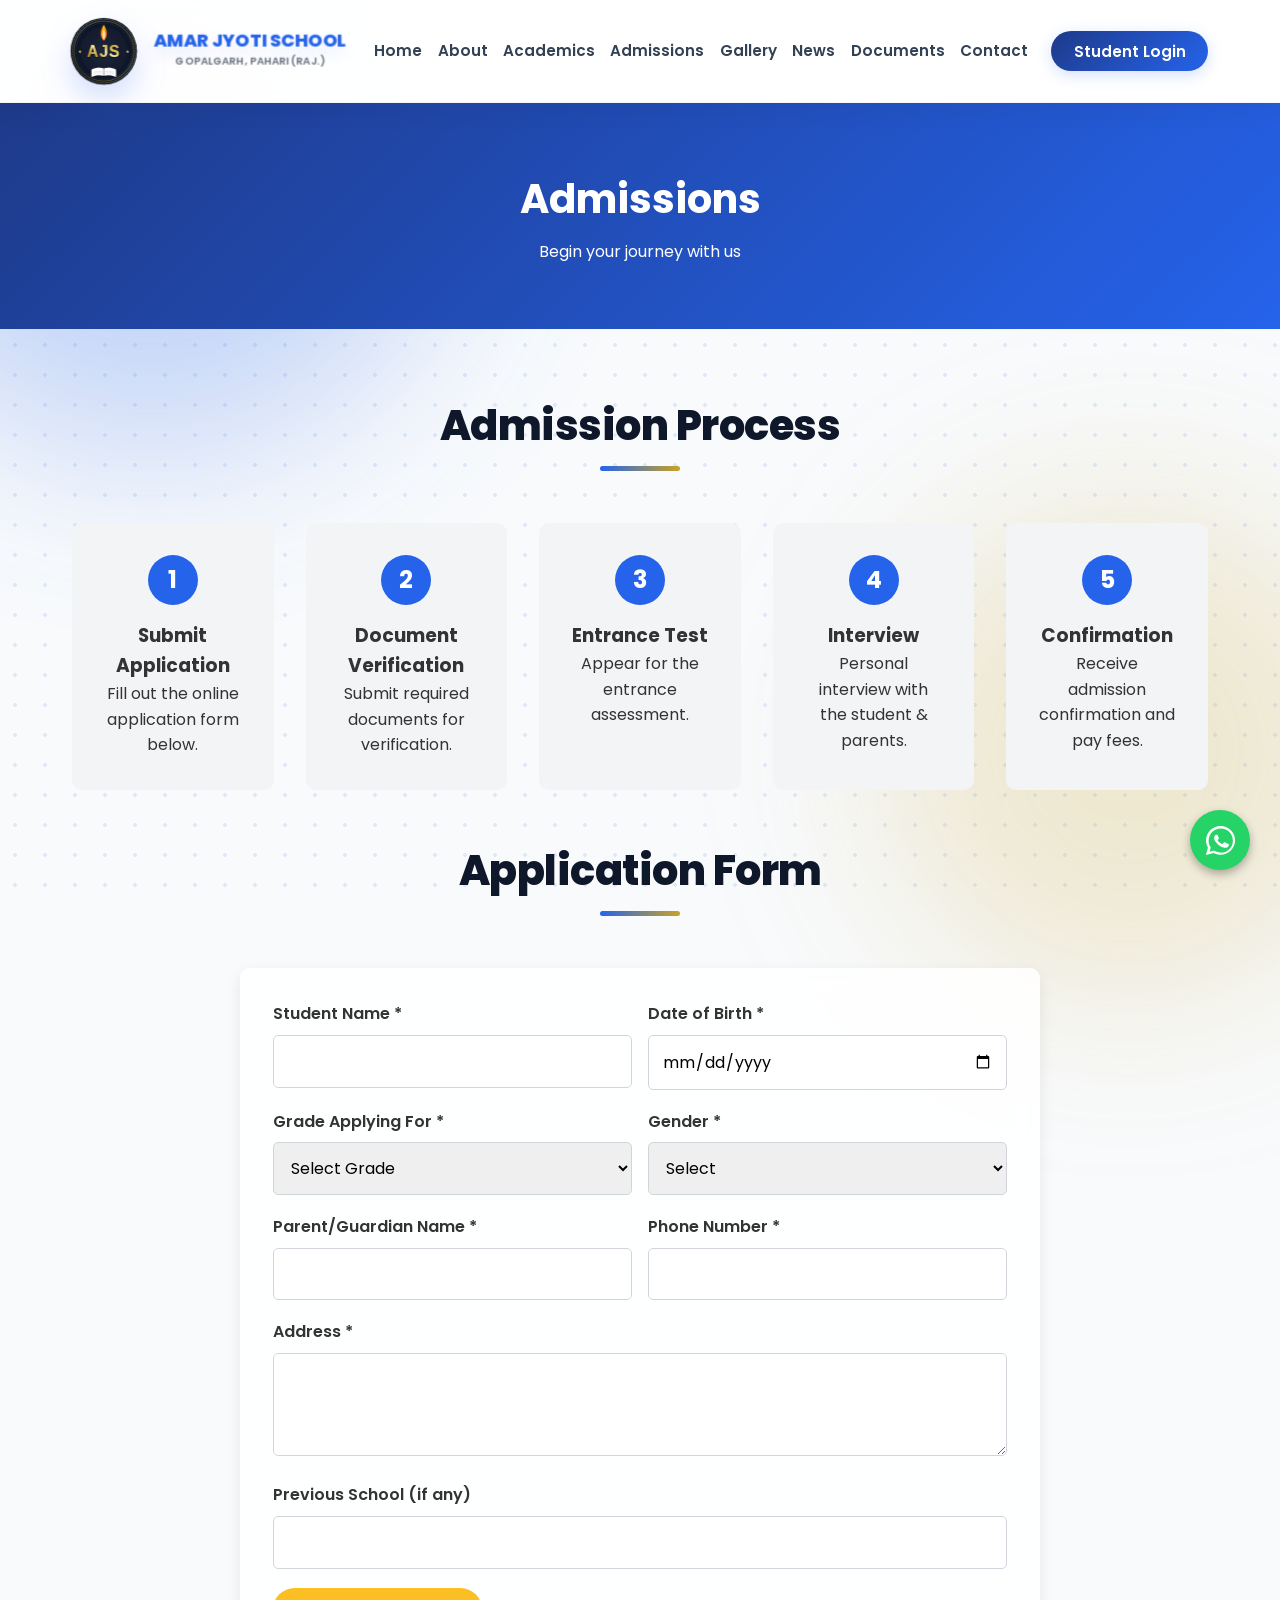
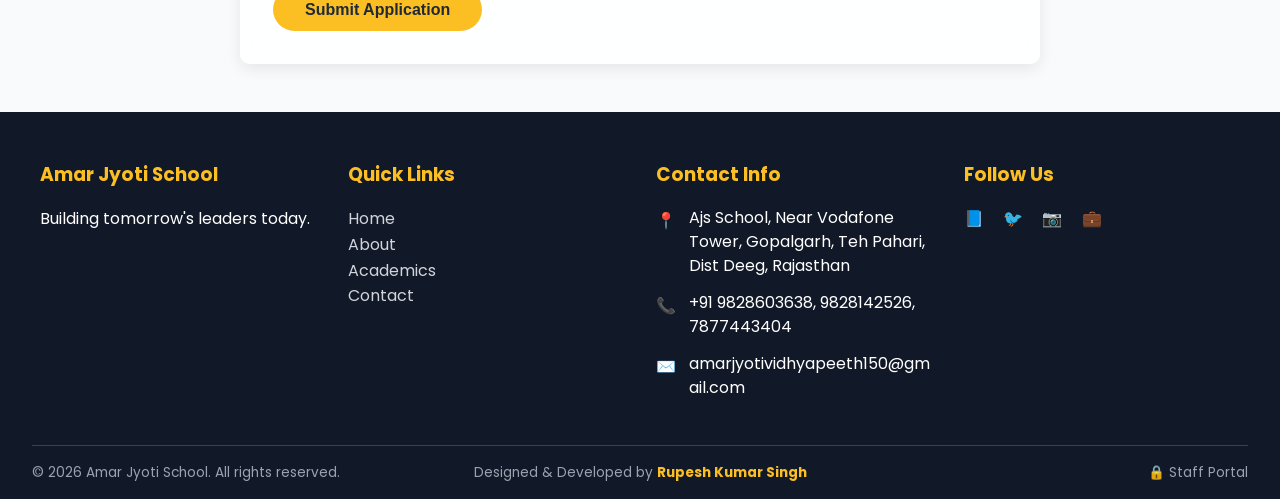
<file: admissions.html>
<!DOCTYPE html>
<html lang="en">
<head>
    <meta charset="UTF-8">
    <meta name="viewport" content="width=device-width, initial-scale=1.0">
    <title>Admissions - Amar Jyoti School</title>
    <link rel="icon" type="image/svg+xml" href="favicon.svg">
    <link rel="stylesheet" href="css/styles.css?v=35">
    <link href="https://fonts.googleapis.com/css2?family=Poppins:wght@300;400;600;700&display=swap" rel="stylesheet">
</head>
<body> 
    <!-- Navigation -->
    <nav class="navbar">
        <div class="nav-container">
            
            <!-- Logo Section -->
            <div class="logo" style="flex-shrink: 1; margin-right: auto; padding-right: 0.5rem;">
                <a href="index.html" style="text-decoration:none; display:flex; align-items:center; gap:0.8rem;">
                    <img src="favicon.svg" alt="Amar Jyoti School Logo" style="height: 70px; width: 70px; object-fit: contain; flex-shrink: 0;">
                    
                    <div style="display: flex; flex-direction: column; justify-content: center; align-items: center; text-align: center;">
                        <h2 style="margin:0; font-family: 'Poppins', sans-serif; font-size: clamp(0.9rem, 3vw, 1.1rem); font-weight: 800; line-height: 1.1;">AMAR JYOTI SCHOOL</h2>
                        <small style="color:#6b7280; font-family: 'Poppins', sans-serif; font-size: clamp(0.55rem, 2vw, 0.65rem); font-weight: 600; margin-top: 2px;">GOPALGARH, PAHARI (RAJ.)</small>
                    </div>
                </a>
            </div>

            <!-- Menu Links -->
            <ul class="nav-menu" id="navMenu">
                <li><a href="index.html">Home</a></li>
                <li><a href="about.html">About</a></li>
                <li><a href="academics.html">Academics</a></li>
                <li><a href="admissions.html">Admissions</a></li>
                <li><a href="gallery.html">Gallery</a></li>
                <li><a href="news.html">News</a></li>
                <li><a href="documents.html">Documents</a></li>
                <li><a href="contact.html">Contact</a></li>
                
                <!-- Premium Student Login Button -->
                <li class="nav-cta" style="white-space: nowrap; flex-shrink: 0; margin-left: 0.5rem;"><a href="student-login.html" style="white-space: nowrap;">Student Login</a></li>
            </ul>

            <!-- Mobile Hamburger Button -->
            <div class="hamburger" id="hamburger">
                <span></span><span></span><span></span>
            </div>
            
        </div>
    </nav>

    <section class="page-header">
        <h1>Admissions</h1>
        <p>Begin your journey with us</p>
    </section>

    <section class="admissions-content">
        <h2 class="section-title">Admission Process</h2>
        <div class="process-steps">
            <div class="step">
                <div class="step-number">1</div>
                <h3>Submit Application</h3>
                <p>Fill out the online application form below.</p>
            </div>
            <div class="step">
                <div class="step-number">2</div>
                <h3>Document Verification</h3>
                <p>Submit required documents for verification.</p>
            </div>
            <div class="step">
                <div class="step-number">3</div>
                <h3>Entrance Test</h3>
                <p>Appear for the entrance assessment.</p>
            </div>
            <div class="step">
                <div class="step-number">4</div>
                <h3>Interview</h3>
                <p>Personal interview with the student & parents.</p>
            </div>
            <div class="step">
                <div class="step-number">5</div>
                <h3>Confirmation</h3>
                <p>Receive admission confirmation and pay fees.</p>
            </div>
        </div>

        <h2 class="section-title">Application Form</h2>
        <form class="admission-form" id="admissionForm">
            <div class="form-row">
                <div class="form-group">
                    <label>Student Name *</label>
                    <input type="text" name="studentName" required>
                </div>
                <div class="form-group">
                    <label>Date of Birth *</label>
                    <input type="date" name="dob" required>
                </div>
            </div>
            <div class="form-row">
                <div class="form-group">
                    <label>Grade Applying For *</label>
                    <select name="grade" required>
                        <option value="">Select Grade</option>
                        <option>Nursery</option><option>LKG</option><option>UKG</option>
                        <option>Grade 1</option><option>Grade 2</option>
                        <option>Grade 3</option><option>Grade 4</option>
                        <option>Grade 5</option><option>Grade 6</option>
                        <option>Grade 7</option><option>Grade 8</option>
                        <option>Grade 9</option><option>Grade 10</option>
                        <option>Grade 11</option><option>Grade 12</option>
                    </select>
                </div>
                <div class="form-group">
                    <label>Gender *</label>
                    <select name="gender" required>
                        <option value="">Select</option>
                        <option>Male</option><option>Female</option><option>Other</option>
                    </select>
                </div>
            </div>
            <div class="form-row">
                <div class="form-group">
                    <label>Parent/Guardian Name *</label>
                    <input type="text" name="parentName" required>
                </div>
                <div class="form-group">
                    <label>Phone Number *</label>
                    <input type="tel" name="phone" required>
                </div>
            </div>
            <div class="form-group">
                <label>Address *</label>
                <textarea name="address" rows="3" required></textarea>
            </div>
            <div class="form-group">
                <label>Previous School (if any)</label>
                <input type="text" name="prevSchool">
            </div>
            <button type="submit" class="btn btn-primary">Submit Application</button>
        </form>
        <div id="formMessage" class="form-message"></div>
    </section>

   <footer class="footer">
    <div class="footer-container">
        <div class="footer-section">
            <h3>Amar Jyoti School</h3>
            <p>Building tomorrow's leaders today.</p>
        </div>
        <div class="footer-section">
            <h3>Quick Links</h3>
            <ul>
                <li><a href="index.html">Home</a></li>
                <li><a href="about.html">About</a></li>
                <li><a href="academics.html">Academics</a></li>
                <li><a href="contact.html">Contact</a></li>
            </ul>
        </div>
        <div class="footer-section">
            <h3>Contact Info</h3>
            <div class="footer-contact-item">
                <span>📍</span>
                <p>Ajs School, Near Vodafone Tower, Gopalgarh, Teh Pahari, Dist Deeg, Rajasthan</p>
            </div>
            <div class="footer-contact-item">
                <span>📞</span>
                <p>+91 9828603638, 9828142526, 7877443404</p>
            </div>
            <div class="footer-contact-item">
                <span>✉️</span>
                <p>amarjyotividhyapeeth150@gmail.com</p>
            </div>
        </div>
        <div class="footer-section">
            <h3>Follow Us</h3>
            <div class="social-links">
                <a href="#">📘</a>
                <a href="#">🐦</a>
                <a href="#">📷</a>
                <a href="#">💼</a>
            </div>
        </div>
    </div>

    <!-- ONLY this bottom part gets the Staff Portal link -->
    <div class="footer-bottom">
        <p style="margin:0;font-size:0.85rem;color:#9ca3af">&copy; 2026 Amar Jyoti School. All rights reserved.</p>
        <p style="margin:0;font-size:0.85rem;color:#9ca3af">
        Designed & Developed by <strong style="color:#fbbf24">Rupesh Kumar Singh</strong>
    </p>
        <a href="login.html" class="staff-link">🔒 Staff Portal</a>
    </div>
</footer>

<!-- Floating WhatsApp Icon -->
<a href="https://wa.me/919828603638" class="whatsapp-float" target="_blank" rel="noopener noreferrer" aria-label="Chat on WhatsApp">
    <svg viewBox="0 0 24 24"><path d="M12.01 2.014c-5.46 0-9.91 4.45-9.91 9.91 0 1.75.46 3.42 1.3 4.9L2 22l5.34-1.39c1.45.79 3.09 1.21 4.77 1.21 5.46 0 9.91-4.45 9.91-9.91s-4.45-9.91-9.91-9.91zm0 18.22c-1.48 0-2.89-.39-4.14-1.12l-.3-.18-3.07.8.82-3-.2-.31c-.81-1.28-1.23-2.77-1.23-4.32 0-4.57 3.73-8.3 8.3-8.3 4.58 0 8.3 3.73 8.3 8.3s-3.72 8.3-8.3 8.3zm4.56-6.22c-.25-.13-1.48-.73-1.71-.82-.23-.08-.4-.13-.57.13-.17.25-.65.82-.79.98-.15.17-.3.19-.55.06-1.07-.55-2.03-1.16-2.82-2.12-.24-.3-.02-.45.1-.58.12-.11.25-.3.38-.45.13-.15.17-.25.25-.41.08-.17.04-.31-.02-.43-.06-.13-.57-1.38-.79-1.89-.21-.5-.42-.43-.57-.44-.15-.01-.3-.01-.46-.01-.15 0-.41.06-.63.33-.21.28-.82.8-.82 1.96s.84 2.27.96 2.44c.11.17 1.66 2.54 4.02 3.51 1.77.73 2.45.79 3.29.67.82-.12 1.48-.61 1.69-1.2.21-.59.21-1.1.15-1.2-.06-.11-.21-.17-.46-.3z"/></svg>
</a>

    <script src="js/script.js"></script>
</body>
</html>
</file>
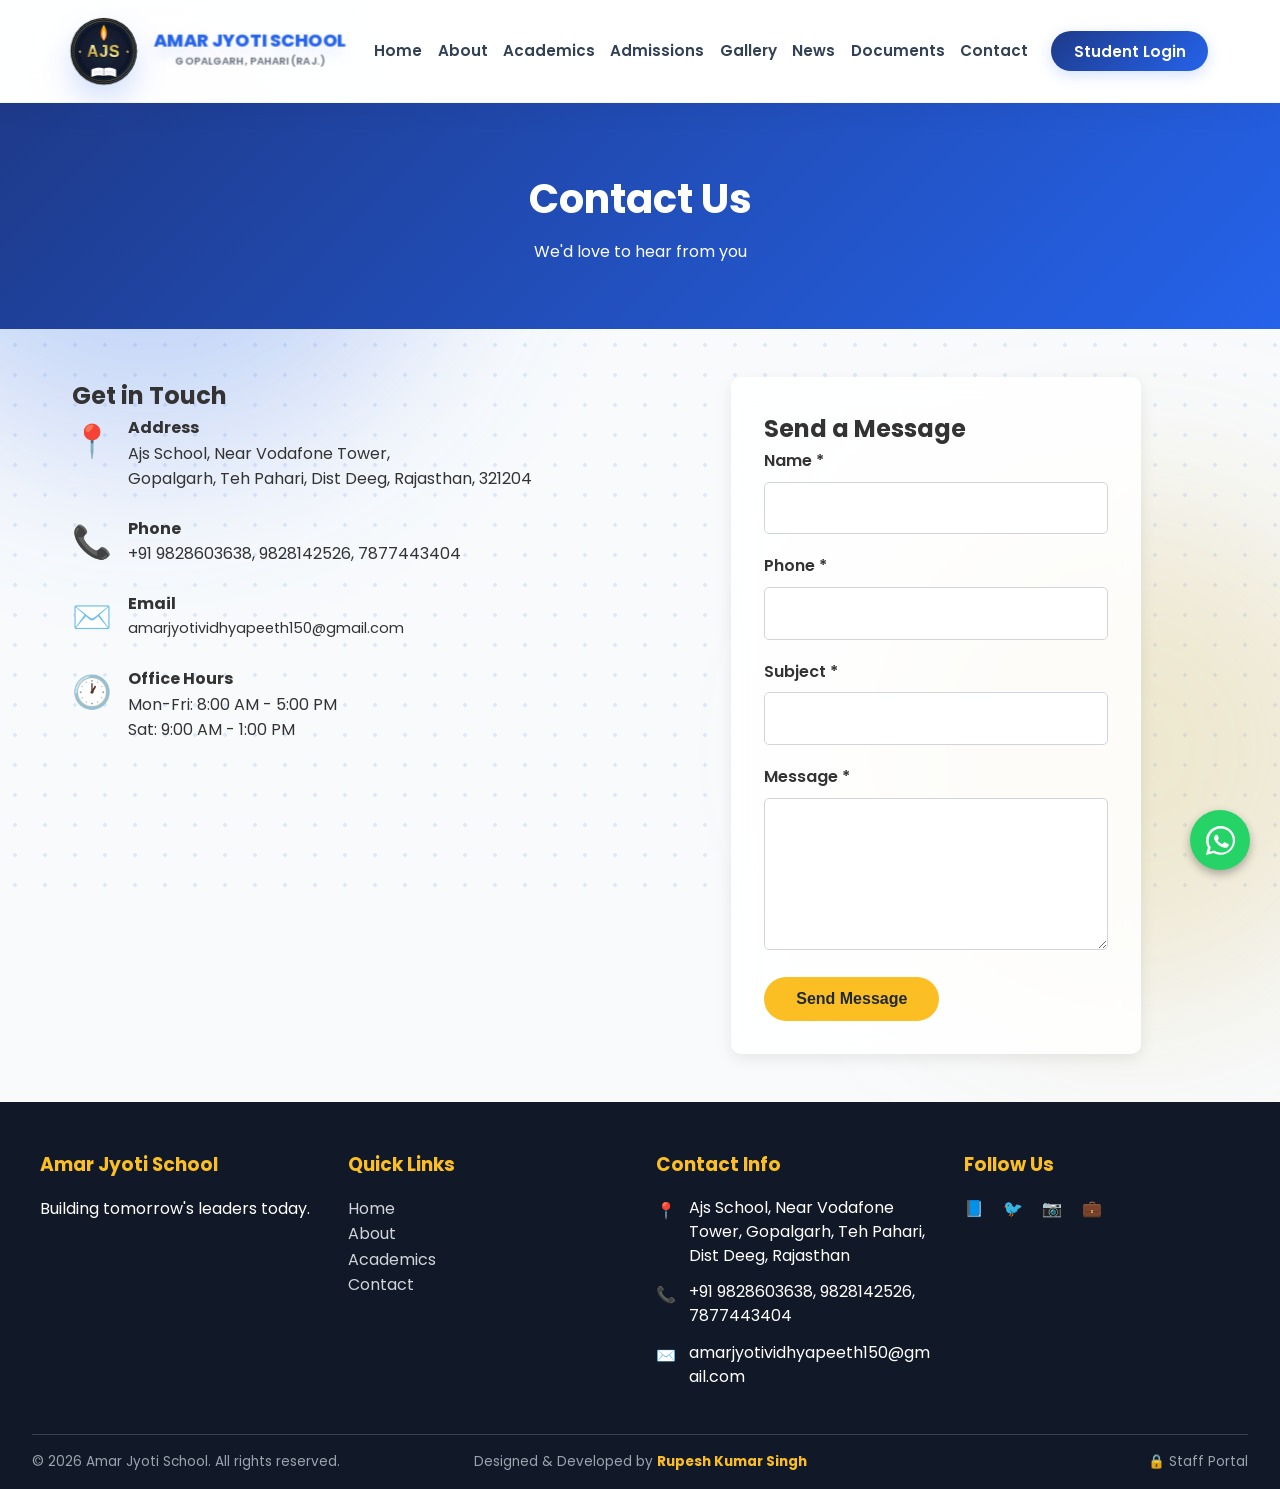
<file: contact.html>
<!DOCTYPE html>
<html lang="en">
<head>
    <meta charset="UTF-8">
    <meta name="viewport" content="width=device-width, initial-scale=1.0">
    <title>Contact - Amar Jyoti School</title>
    <link rel="icon" type="image/svg+xml" href="favicon.svg">
    <link rel="stylesheet" href="css/styles.css?v=35">
    <link href="https://fonts.googleapis.com/css2?family=Poppins:wght@300;400;600;700&display=swap" rel="stylesheet">
</head>
<body> 
    <!-- Navigation -->
    <nav class="navbar">
        <div class="nav-container">
            
            <!-- Logo Section -->
            <div class="logo" style="flex-shrink: 1; margin-right: auto; padding-right: 0.5rem;">
                <a href="index.html" style="text-decoration:none; display:flex; align-items:center; gap:0.8rem;">
                    <img src="favicon.svg" alt="Amar Jyoti School Logo" style="height: 70px; width: 70px; object-fit: contain; flex-shrink: 0;">
                    
                    <div style="display: flex; flex-direction: column; justify-content: center; align-items: center; text-align: center;">
                        <h2 style="margin:0; font-family: 'Poppins', sans-serif; font-size: clamp(0.9rem, 3vw, 1.1rem); font-weight: 800; line-height: 1.1;">AMAR JYOTI SCHOOL</h2>
                        <small style="color:#6b7280; font-family: 'Poppins', sans-serif; font-size: clamp(0.55rem, 2vw, 0.65rem); font-weight: 600; margin-top: 2px;">GOPALGARH, PAHARI (RAJ.)</small>
                    </div>
                </a>
            </div>

            <!-- Menu Links -->
            <ul class="nav-menu" id="navMenu">
                <li><a href="index.html">Home</a></li>
                <li><a href="about.html">About</a></li>
                <li><a href="academics.html">Academics</a></li>
                <li><a href="admissions.html">Admissions</a></li>
                <li><a href="gallery.html">Gallery</a></li>
                <li><a href="news.html">News</a></li>
                <li><a href="documents.html">Documents</a></li>
                <li><a href="contact.html">Contact</a></li>
                
                <!-- Premium Student Login Button -->
                <li class="nav-cta" style="white-space: nowrap; flex-shrink: 0; margin-left: 0.5rem;"><a href="student-login.html" style="white-space: nowrap;">Student Login</a></li>
            </ul>

            <!-- Mobile Hamburger Button -->
            <div class="hamburger" id="hamburger">
                <span></span><span></span><span></span>
            </div>
            
        </div>
    </nav>
    <section class="page-header">
        <h1>Contact Us</h1>
        <p>We'd love to hear from you</p>
    </section>

    <section class="contact-content">
        <div class="contact-grid">
            <div class="contact-info">
                <h2>Get in Touch</h2>
                <div class="info-item">
                    <span class="info-icon">📍</span>
                    <div>
                        <h4>Address</h4>
                        <p>Ajs School, Near Vodafone Tower,<br>Gopalgarh, Teh Pahari, Dist Deeg, Rajasthan, 321204</p>
                    </div>
                </div>
                <div class="info-item">
                    <span class="info-icon">📞</span>
                    <div>
                        <h4>Phone</h4>
                        <p>+91 9828603638, 9828142526, 7877443404</p>
                    </div>
                </div>
                <div class="info-item">
                    <span class="info-icon">✉️</span>
                    <div>
                        <h4>Email</h4>
                        <p style="white-space: nowrap; font-size: 0.9rem;">amarjyotividhyapeeth150@gmail.com</p>
                    </div>
                </div>
                <div class="info-item">
                    <span class="info-icon">🕐</span>
                    <div>
                        <h4>Office Hours</h4>
                        <p>Mon-Fri: 8:00 AM - 5:00 PM<br>Sat: 9:00 AM - 1:00 PM</p>
                    </div>
                </div>
            </div>

            <form class="contact-form" id="contactForm">
                <h2>Send a Message</h2>
                <div class="form-group">
                    <label>Name *</label>
                    <input type="text" name="name" required>
                </div>
                <div class="form-group">
                    <label>Phone *</label>
                    <input type="tel" name="phone" required>
                </div>
                <div class="form-group">
                    <label>Subject *</label>
                    <input type="text" name="subject" required>
                </div>
                <div class="form-group">
                    <label>Message *</label>
                    <textarea name="message" rows="5" required></textarea>
                </div>
                <button type="submit" class="btn btn-primary">Send Message</button>
            </form>
        </div>
        <div id="contactMessage" class="form-message"></div>
    </section>

   <footer class="footer">
    <div class="footer-container">
        <div class="footer-section">
            <h3>Amar Jyoti School</h3>
            <p>Building tomorrow's leaders today.</p>
        </div>
        <div class="footer-section">
            <h3>Quick Links</h3>
            <ul>
                <li><a href="index.html">Home</a></li>
                <li><a href="about.html">About</a></li>
                <li><a href="academics.html">Academics</a></li>
                <li><a href="contact.html">Contact</a></li>
            </ul>
        </div>
        <div class="footer-section">
            <h3>Contact Info</h3>
            <div class="footer-contact-item">
                <span>📍</span>
                <p>Ajs School, Near Vodafone Tower, Gopalgarh, Teh Pahari, Dist Deeg, Rajasthan</p>
            </div>
            <div class="footer-contact-item">
                <span>📞</span>
                <p>+91 9828603638, 9828142526, 7877443404</p>
            </div>
            <div class="footer-contact-item">
                <span>✉️</span>
                <p>amarjyotividhyapeeth150@gmail.com</p>
            </div>
        </div>
        <div class="footer-section">
            <h3>Follow Us</h3>
            <div class="social-links">
                <a href="#">📘</a>
                <a href="#">🐦</a>
                <a href="#">📷</a>
                <a href="#">💼</a>
            </div>
        </div>
    </div>

    <!-- ONLY this bottom part gets the Staff Portal link -->
    <div class="footer-bottom">
        <p style="margin:0;font-size:0.85rem;color:#9ca3af">&copy; 2026 Amar Jyoti School. All rights reserved.</p>
        <p style="margin:0;font-size:0.85rem;color:#9ca3af">
        Designed & Developed by <strong style="color:#fbbf24">Rupesh Kumar Singh</strong>
    </p>
        <a href="login.html" class="staff-link">🔒 Staff Portal</a>
    </div>
</footer>

<!-- Floating WhatsApp Icon -->
<a href="https://wa.me/919828603638" class="whatsapp-float" target="_blank" rel="noopener noreferrer" aria-label="Chat on WhatsApp">
    <svg viewBox="0 0 24 24"><path d="M12.01 2.014c-5.46 0-9.91 4.45-9.91 9.91 0 1.75.46 3.42 1.3 4.9L2 22l5.34-1.39c1.45.79 3.09 1.21 4.77 1.21 5.46 0 9.91-4.45 9.91-9.91s-4.45-9.91-9.91-9.91zm0 18.22c-1.48 0-2.89-.39-4.14-1.12l-.3-.18-3.07.8.82-3-.2-.31c-.81-1.28-1.23-2.77-1.23-4.32 0-4.57 3.73-8.3 8.3-8.3 4.58 0 8.3 3.73 8.3 8.3s-3.72 8.3-8.3 8.3zm4.56-6.22c-.25-.13-1.48-.73-1.71-.82-.23-.08-.4-.13-.57.13-.17.25-.65.82-.79.98-.15.17-.3.19-.55.06-1.07-.55-2.03-1.16-2.82-2.12-.24-.3-.02-.45.1-.58.12-.11.25-.3.38-.45.13-.15.17-.25.25-.41.08-.17.04-.31-.02-.43-.06-.13-.57-1.38-.79-1.89-.21-.5-.42-.43-.57-.44-.15-.01-.3-.01-.46-.01-.15 0-.41.06-.63.33-.21.28-.82.8-.82 1.96s.84 2.27.96 2.44c.11.17 1.66 2.54 4.02 3.51 1.77.73 2.45.79 3.29.67.82-.12 1.48-.61 1.69-1.2.21-.59.21-1.1.15-1.2-.06-.11-.21-.17-.46-.3z"/></svg>
</a>

    <script src="js/script.js"></script>
</body>
</html>
</file>
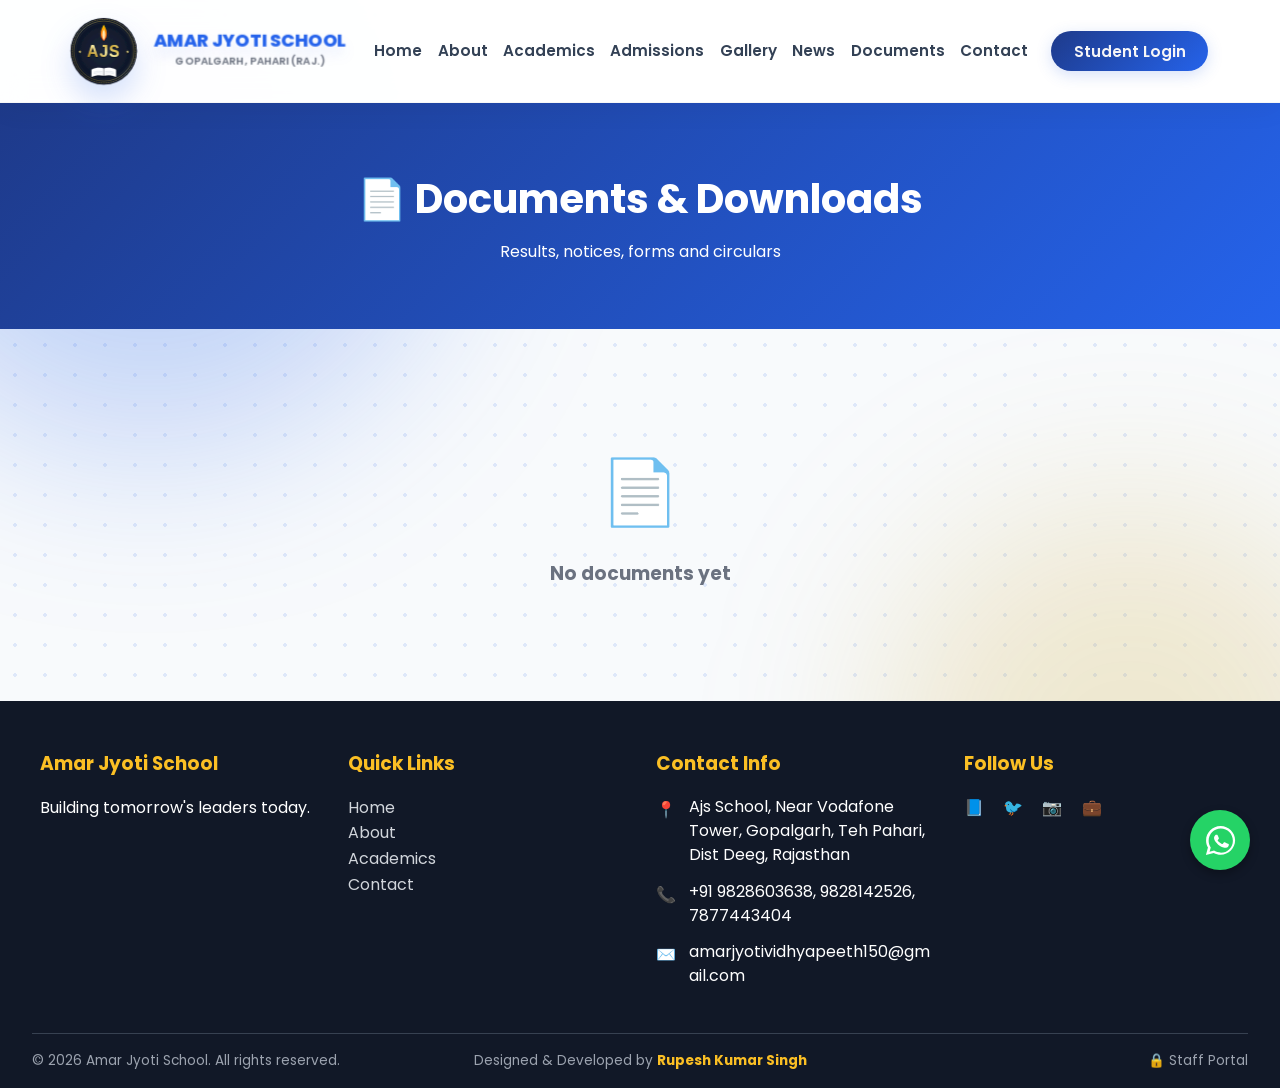
<file: documents.html>
<!DOCTYPE html>
<html lang="en">
<head>
    <meta charset="UTF-8">
    <meta name="viewport" content="width=device-width, initial-scale=1.0">
    <title>Documents - Amar Jyoti School</title>
    <link rel="icon" type="image/svg+xml" href="favicon.svg">
    <link rel="stylesheet" href="css/styles.css?v=35">
    <link href="https://fonts.googleapis.com/css2?family=Poppins:wght@300;400;600;700&display=swap" rel="stylesheet">
</head>
<body>
  <!-- Navigation -->
    <nav class="navbar">
        <div class="nav-container">
            
            <!-- Logo Section -->
            <div class="logo" style="flex-shrink: 1; margin-right: auto; padding-right: 0.5rem;">
                <a href="index.html" style="text-decoration:none; display:flex; align-items:center; gap:0.8rem;">
                    <img src="favicon.svg" alt="Amar Jyoti School Logo" style="height: 70px; width: 70px; object-fit: contain; flex-shrink: 0;">
                    
                    <div style="display: flex; flex-direction: column; justify-content: center; align-items: center; text-align: center;">
                        <h2 style="margin:0; font-family: 'Poppins', sans-serif; font-size: clamp(0.9rem, 3vw, 1.1rem); font-weight: 800; line-height: 1.1;">AMAR JYOTI SCHOOL</h2>
                        <small style="color:#6b7280; font-family: 'Poppins', sans-serif; font-size: clamp(0.55rem, 2vw, 0.65rem); font-weight: 600; margin-top: 2px;">GOPALGARH, PAHARI (RAJ.)</small>
                    </div>
                </a>
            </div>

            <!-- Menu Links -->
            <ul class="nav-menu" id="navMenu">
                <li><a href="index.html">Home</a></li>
                <li><a href="about.html">About</a></li>
                <li><a href="academics.html">Academics</a></li>
                <li><a href="admissions.html">Admissions</a></li>
                <li><a href="gallery.html">Gallery</a></li>
                <li><a href="news.html">News</a></li>
                <li><a href="documents.html">Documents</a></li>
                <li><a href="contact.html">Contact</a></li>
                
                <!-- Premium Student Login Button -->
                <li class="nav-cta" style="white-space: nowrap; flex-shrink: 0; margin-left: 0.5rem;"><a href="student-login.html" style="white-space: nowrap;">Student Login</a></li>
            </ul>

            <!-- Mobile Hamburger Button -->
            <div class="hamburger" id="hamburger">
                <span></span><span></span><span></span>
            </div>
            
        </div>
    </nav>

    <section class="page-header">
        <h1>📄 Documents & Downloads</h1>
        <p>Results, notices, forms and circulars</p>
    </section>

    <section class="news-section">
        <div id="docLoading" class="gallery-loading">
            <div class="spinner spinner-dark"></div>
            <p>Loading...</p>
        </div>
        <div id="docList" style="display:grid;gap:1rem;max-width:800px;margin:auto"></div>
        <div id="docEmpty" class="gallery-empty hidden">
            <div class="empty-icon">📄</div>
            <h3>No documents yet</h3>
        </div>
    </section>

   <footer class="footer">
    <div class="footer-container">
        <div class="footer-section">
            <h3>Amar Jyoti School</h3>
            <p>Building tomorrow's leaders today.</p>
        </div>
        <div class="footer-section">
            <h3>Quick Links</h3>
            <ul>
                <li><a href="index.html">Home</a></li>
                <li><a href="about.html">About</a></li>
                <li><a href="academics.html">Academics</a></li>
                <li><a href="contact.html">Contact</a></li>
            </ul>
        </div> 
        <div class="footer-section">
            <h3>Contact Info</h3>
            <div class="footer-contact-item">
                <span>📍</span>
                <p>Ajs School, Near Vodafone Tower, Gopalgarh, Teh Pahari, Dist Deeg, Rajasthan</p>
            </div>
            <div class="footer-contact-item">
                <span>📞</span>
                <p>+91 9828603638, 9828142526, 7877443404</p>
            </div>
            <div class="footer-contact-item">
                <span>✉️</span>
                <p>amarjyotividhyapeeth150@gmail.com</p>
            </div>
        </div>
        <div class="footer-section">
            <h3>Follow Us</h3>
            <div class="social-links">
                <a href="#">📘</a>
                <a href="#">🐦</a>
                <a href="#">📷</a>
                <a href="#">💼</a>
            </div>
        </div>
    </div>

    <!-- ONLY this bottom part gets the Staff Portal link -->
    <div class="footer-bottom">
        <p style="margin:0;font-size:0.85rem;color:#9ca3af">&copy; 2026 Amar Jyoti School. All rights reserved.</p>
        <p style="margin:0;font-size:0.85rem;color:#9ca3af">
        Designed & Developed by <strong style="color:#fbbf24">Rupesh Kumar Singh</strong>
    </p>
        <a href="login.html" class="staff-link">🔒 Staff Portal</a>
    </div>
</footer>

<!-- Floating WhatsApp Icon -->
<a href="https://wa.me/919828603638" class="whatsapp-float" target="_blank" rel="noopener noreferrer" aria-label="Chat on WhatsApp">
    <svg viewBox="0 0 24 24"><path d="M12.01 2.014c-5.46 0-9.91 4.45-9.91 9.91 0 1.75.46 3.42 1.3 4.9L2 22l5.34-1.39c1.45.79 3.09 1.21 4.77 1.21 5.46 0 9.91-4.45 9.91-9.91s-4.45-9.91-9.91-9.91zm0 18.22c-1.48 0-2.89-.39-4.14-1.12l-.3-.18-3.07.8.82-3-.2-.31c-.81-1.28-1.23-2.77-1.23-4.32 0-4.57 3.73-8.3 8.3-8.3 4.58 0 8.3 3.73 8.3 8.3s-3.72 8.3-8.3 8.3zm4.56-6.22c-.25-.13-1.48-.73-1.71-.82-.23-.08-.4-.13-.57.13-.17.25-.65.82-.79.98-.15.17-.3.19-.55.06-1.07-.55-2.03-1.16-2.82-2.12-.24-.3-.02-.45.1-.58.12-.11.25-.3.38-.45.13-.15.17-.25.25-.41.08-.17.04-.31-.02-.43-.06-.13-.57-1.38-.79-1.89-.21-.5-.42-.43-.57-.44-.15-.01-.3-.01-.46-.01-.15 0-.41.06-.63.33-.21.28-.82.8-.82 1.96s.84 2.27.96 2.44c.11.17 1.66 2.54 4.02 3.51 1.77.73 2.45.79 3.29.67.82-.12 1.48-.61 1.69-1.2.21-.59.21-1.1.15-1.2-.06-.11-.21-.17-.46-.3z"/></svg>
</a>

    <script src="js/script.js"></script>
    <script src="js/documents.js"></script>
</body>
</html>
</file>
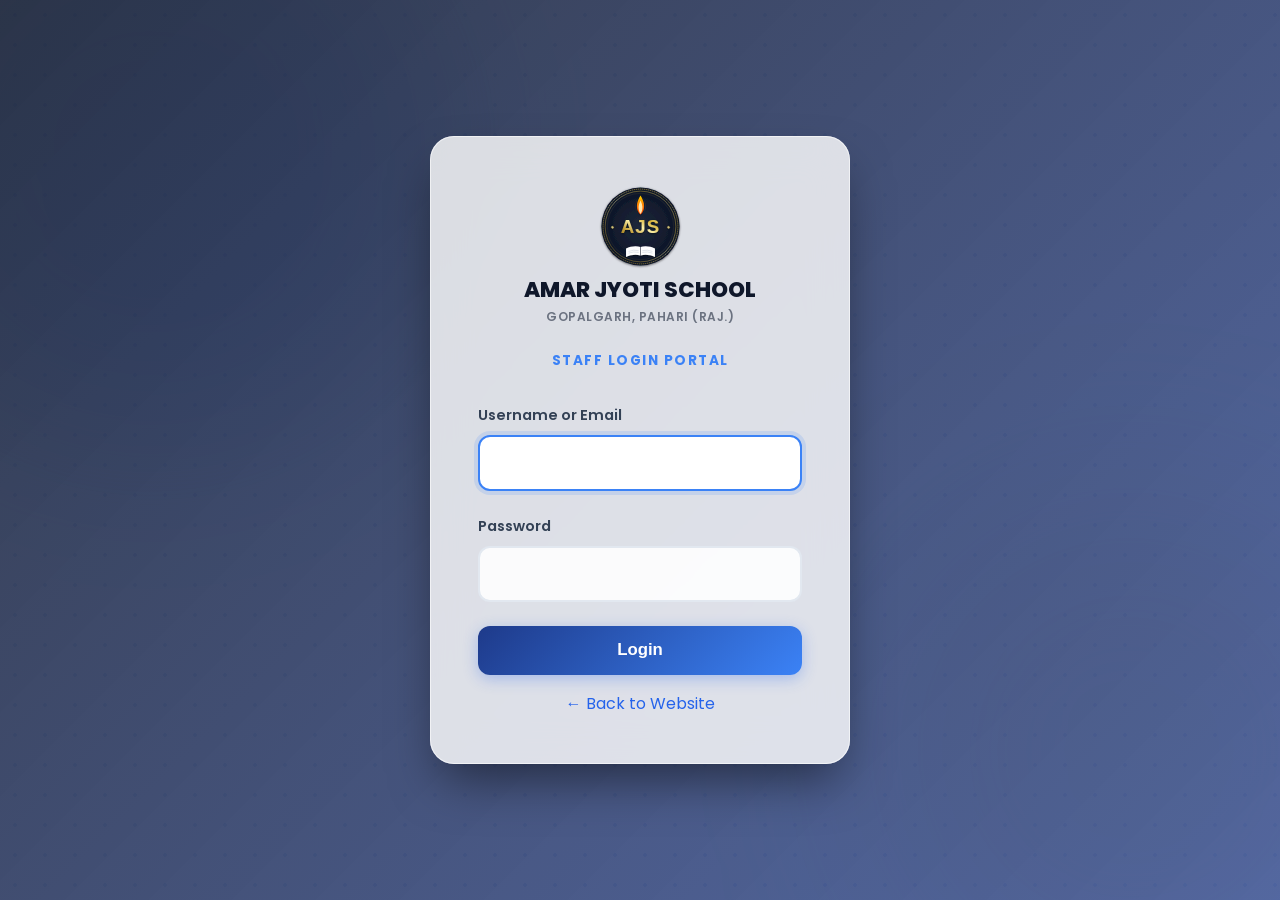
<file: login.html>
<!DOCTYPE html>
<html lang="en">
<head>
    <meta charset="UTF-8">
    <meta name="viewport" content="width=device-width, initial-scale=1.0">
    <title>Admin Login - Amar Jyoti School</title>
    <link rel="icon" type="image/svg+xml" href="favicon.svg">
    <link rel="stylesheet" href="css/styles.css?v=33">
    <link href="https://fonts.googleapis.com/css2?family=Poppins:wght@300;400;600;700&display=swap" rel="stylesheet">
    <style>
        body { margin: 0; font-family: 'Poppins', sans-serif; }
        .login-container {
            min-height: 100vh;
            display: flex;
            align-items: center;
            justify-content: center;
            background: linear-gradient(135deg, rgba(15, 23, 42, 0.85) 0%, rgba(30, 58, 138, 0.75) 100%), 
                        url('https://images.unsplash.com/photo-1541829070764-84a7d30dd3f3?ixlib=rb-4.0.3&auto=format&fit=crop&w=1920&q=80') no-repeat center center fixed;
            background-size: cover;
            padding: 1rem;
        }
        .login-box {
            background: rgba(255, 255, 255, 0.82);
            backdrop-filter: blur(20px);
            -webkit-backdrop-filter: blur(20px);
            padding: 3rem;
            border-radius: 24px;
            box-shadow: 0 25px 50px -12px rgba(0, 0, 0, 0.5), inset 0 0 0 1px rgba(255, 255, 255, 0.6);
            border: none;
            width: 100%;
            max-width: 420px;
        }
        .login-box .form-group { margin-bottom: 1.5rem; }
        .login-box label { display: block; margin-bottom: 0.5rem; font-weight: 600; color: #334155; font-size: 0.9rem; }
        .login-box input {
            width: 100%;
            padding: 0.85rem 1rem;
            border: 2px solid #e2e8f0;
            border-radius: 12px;
            font-size: 1rem;
            font-family: inherit;
            box-sizing: border-box;
            background: rgba(255, 255, 255, 0.9);
            transition: all 0.3s ease;
        }
        .login-box input:focus { 
            outline: none; border-color: #3b82f6; background: #ffffff;
            box-shadow: 0 0 0 4px rgba(59, 130, 246, 0.15);
        }
        .login-box button {
            width: 100%;
            padding: 0.9rem;
            background: linear-gradient(135deg, #1e3a8a 0%, #3b82f6 100%);
            color: white;
            border: none;
            border-radius: 12px;
            font-size: 1.05rem;
            font-weight: 600;
            cursor: pointer;
            transition: all 0.3s ease;
            box-shadow: 0 4px 15px rgba(37, 99, 235, 0.3);
        }
        .login-box button:hover { transform: translateY(-2px); box-shadow: 0 8px 25px rgba(37, 99, 235, 0.4); }
        .login-box button:disabled { background: #9ca3af; cursor: not-allowed; transform: none; box-shadow: none; }
        .form-message {
            margin-top: 1rem;
            padding: 0.8rem;
            border-radius: 5px;
            text-align: center;
            display: none;
        }
        .form-message.error { display: block; background: #fee2e2; color: #991b1b; }
        .form-message.success { display: block; background: #d1fae5; color: #065f46; }
        .back-link { text-align: center; margin-top: 1rem; }
        .back-link a { color: #2563eb; text-decoration: none; }
        @media (max-width: 480px) {
            .login-box { padding: 2rem 1.5rem; }
        }
    </style>
</head>
<body>
    <div class="login-container">
        <div class="login-box">
            <!-- Centered Premium Logo -->
            <div style="display: flex; flex-direction: column; align-items: center; text-align: center; margin-bottom: 1.5rem;">
                <img src="favicon.svg" alt="Amar Jyoti School Logo" style="height: 85px; width: 85px; object-fit: contain; margin-bottom: 0.5rem;">
                <h2 style="margin: 0 !important; font-family: 'Poppins', sans-serif; font-size: 1.35rem; font-weight: 800; line-height: 1.2; color: #0f172a !important;">AMAR JYOTI SCHOOL</h2>
                <small style="color:#6b7280; font-family: 'Poppins', sans-serif; font-size: 0.75rem; font-weight: 600; letter-spacing: 0.5px; margin-top: 4px;">GOPALGARH, PAHARI (RAJ.)</small>
            </div>
            
            <!-- Login Subtitle -->
            <div style="text-align: center; margin-bottom: 2rem; color: #3b82f6; font-weight: 700; font-size: 0.85rem; letter-spacing: 1.5px; text-transform: uppercase;">
                Staff Login Portal
            </div>
            <form id="loginForm">
                <div class="form-group">
                    <label>Username or Email</label>
                    <input type="text" name="username" required autofocus>
                </div>
                <div class="form-group">
                    <label>Password</label>
                    <input type="password" name="password" required> 
                </div>
                <button type="submit" id="loginBtn">Login</button>
            </form>
            <div id="loginMessage" class="form-message"></div>
            <div class="back-link">
                <a href="index.html">← Back to Website</a>
            </div>
        </div>
    </div>

    <script>
        // Auto-detect environment (works on both local and production)
        const API_URL = window.location.hostname === 'localhost' || window.location.hostname === '127.0.0.1'
            ? 'http://localhost:5000/api'
            : 'https://school-website-backend-j6pc.onrender.com/api';

        // If already logged in, redirect to admin
        if (localStorage.getItem('adminToken')) {
            window.location.href = 'admin.html';
        }

document.getElementById('loginForm').addEventListener('submit', async (e) => {
    e.preventDefault();
    const formData = new FormData(e.target);
    const data = Object.fromEntries(formData);
    const msg = document.getElementById('loginMessage');
    const btn = document.getElementById('loginBtn');

    btn.disabled = true;
    btn.textContent = 'Logging in...';
    msg.style.display = 'none';

    try {
        const response = await fetch(`${API_URL}/auth/login`, {
            method: 'POST',
            headers: { 'Content-Type': 'application/json' },
            body: JSON.stringify(data)
        });

        const result = await response.json();

        if (result.success) {
            localStorage.setItem('adminToken', result.token);
            localStorage.setItem('adminInfo', JSON.stringify(result.admin));
            msg.className = 'form-message success';
            msg.style.display = 'block';
            msg.textContent = '✅ Login successful! Redirecting...';
            setTimeout(() => window.location.href = 'admin.html', 1000);
        } else {
            msg.className = 'form-message error';
            msg.style.display = 'block';
            msg.textContent = '❌ ' + (result.message || 'Login failed');
            btn.disabled = false;
            btn.textContent = 'Login';
        }
    } catch (error) {
        msg.className = 'form-message error';
        msg.style.display = 'block';
        msg.textContent = '❌ Server error. Make sure backend is running.';
        btn.disabled = false;
        btn.textContent = 'Login';
    }
});
    </script>
</body>
</html>
</file>
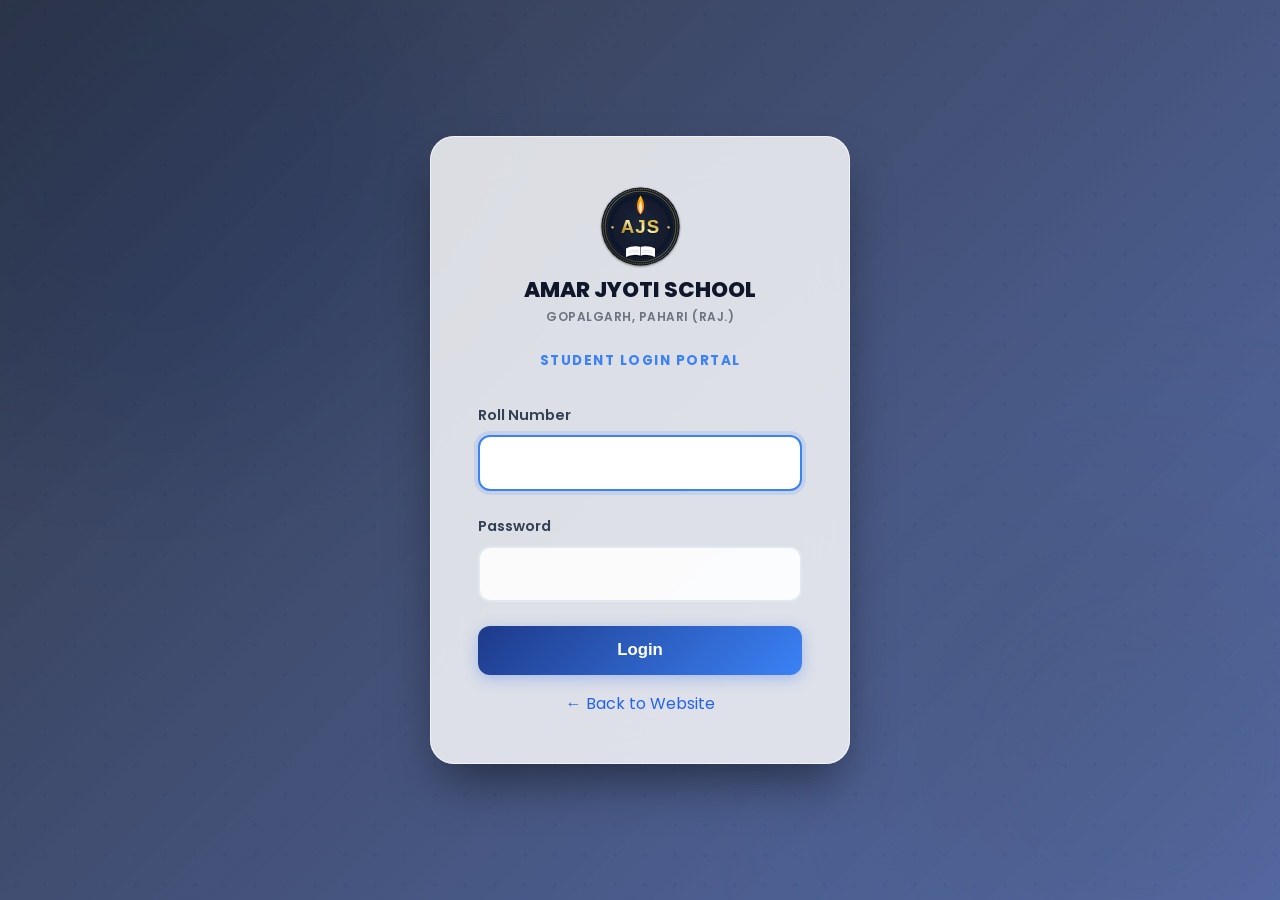
<file: student-dashboard.html>
<!DOCTYPE html>
<html lang="en">
<head>
    <meta charset="UTF-8">
    <meta name="viewport" content="width=device-width, initial-scale=1.0">
    <title>Student Dashboard</title>
    <link rel="icon" type="image/svg+xml" href="favicon.svg">
    <link rel="stylesheet" href="css/styles.css?v=33">
    <link href="https://fonts.googleapis.com/css2?family=Poppins:wght@300;400;600;700&display=swap" rel="stylesheet">
    <style>
        body {
            background: linear-gradient(135deg, rgba(241, 245, 249, 0.88) 0%, rgba(255, 255, 255, 0.92) 100%), 
                        url('https://images.unsplash.com/photo-1541829070764-84a7d30dd3f3?ixlib=rb-4.0.3&auto=format&fit=crop&w=1920&q=80') no-repeat center center fixed;
            background-size: cover;
            margin: 0; font-family: 'Poppins', sans-serif; 
        }
        .sd-container { max-width: 1100px; margin: auto; padding: 2rem; } 
        .sd-header { 
            display: flex; justify-content: space-between; align-items: center; flex-wrap: wrap; gap: 1rem;
            background: rgba(255, 255, 255, 0.85); backdrop-filter: blur(12px); -webkit-backdrop-filter: blur(12px);
            padding: 1.5rem 2rem; border-radius: 20px; border: 1px solid rgba(255,255,255,0.4);
            box-shadow: 0 10px 30px -10px rgba(37, 99, 235, 0.15); margin-bottom: 2rem; 
        }
        .sd-header h1 { margin: 0; color: #2563eb; font-size: 1.4rem; }
        .logout-btn { 
            padding: 0.6rem 1.8rem; background: linear-gradient(135deg, #ef4444, #dc2626); color: white; 
            border: none; border-radius: 50px; cursor: pointer; font-weight: 600; 
            box-shadow: 0 4px 15px rgba(239, 68, 68, 0.3); transition: all 0.3s ease; 
        }
        .logout-btn:hover { transform: translateY(-2px); box-shadow: 0 8px 20px rgba(239, 68, 68, 0.4); }
        .sd-tabs { display: inline-flex; gap: 0.5rem; margin-bottom: 1.5rem; flex-wrap: wrap; background: #e2e8f0; padding: 0.4rem; border-radius: 14px; }
        .sd-tab { padding: 0.7rem 1.4rem; border: none; background: transparent; color: #475569; border-radius: 10px; cursor: pointer; font-weight: 600; font-family: inherit; transition: all 0.3s ease; }
        .sd-tab:hover { color: #1e293b; }
        .sd-tab.active { background: white; color: #2563eb; box-shadow: 0 4px 10px rgba(0, 0, 0, 0.08); }
        .sd-panel { background: white; padding: 1.5rem; border-radius: 20px; border: 1px solid #e2e8f0; box-shadow: 0 10px 30px -10px rgba(0,0,0,0.05); overflow-x: auto; }
        .sd-panel.hidden { display: none; }
        table { width: 100%; border-collapse: collapse; }
        th { 
            background: #f1f5f9; color: #475569; padding: 1rem; text-align: left; 
            font-weight: 700; text-transform: uppercase; font-size: 0.8rem; letter-spacing: 1px; border-bottom: 2px solid #e2e8f0; 
        }
        td { padding: 1.2rem 1rem; border-bottom: 1px solid #f1f5f9; color: #334155; }
        .badge { padding: 0.3rem 0.7rem; border-radius: 20px; font-size: 0.8rem; font-weight: 600; }
        .paid { background: #d1fae5; color: #065f46; }
        .pending { background: #fee2e2; color: #991b1b; }
        .present { background: #d1fae5; color: #065f46; }
        .absent { background: #fee2e2; color: #991b1b; }
        .stat-big { font-size: 2.5rem; color: #2563eb; font-weight: 700; }
        @media (max-width: 600px) {
            .sd-header { flex-direction: column; align-items: flex-start; }
            .sd-actions { width: 100%; flex-direction: column !important; align-items: stretch !important; gap: 0.5rem !important; }
            .logout-btn, #changePwdBtn { width: 100%; margin: 0 !important; }
            .sd-tabs { display: grid; grid-template-columns: 1fr; width: 100%; gap: 0.5rem; }
            .sd-tab { width: 100%; text-align: center; }
        }
    </style>
</head>
<body>
    <div class="sd-container">
        <div class="sd-header">
    <!-- Logo & Student Info -->
    <div style="display: flex; align-items: center; gap: 1rem;">
        <img src="favicon.svg" alt="Logo" style="height: 60px; width: 60px; object-fit: contain; flex-shrink: 0;">
        <div style="display: flex; flex-direction: column; justify-content: center;">
            <h2 style="margin: 0; font-family: 'Poppins', sans-serif; font-size: 1.15rem; font-weight: 800; color: #0f172a;">AMAR JYOTI SCHOOL</h2>
            <small style="color:#2563eb; font-weight: 600;">Student Dashboard</small>
            <div id="studentInfo" style="color:#6b7280; font-size: 0.85rem;"></div>
        </div>
    </div>

    <!-- Actions -->
    <div class="sd-actions" style="display: flex; align-items: center; gap: 1rem;">
        <button id="changePwdBtn" onclick="openStudentChangePassword()" style="padding:0.4rem 0.8rem;background:#f3f4f6;color:#374151;border:1px solid #d1d5db;border-radius:6px;cursor:pointer;font-size:0.85rem;font-family:inherit;font-weight:600;">🔑 Change Password</button>
        <button class="logout-btn" onclick="logout()">Logout</button>
    </div>
</div>

        <div class="sd-tabs">
            <button class="sd-tab active" onclick="showPanel('results', this)">📊 Results</button>
            <button class="sd-tab" onclick="showPanel('attendance', this)">📅 Attendance</button>
            <button class="sd-tab" onclick="showPanel('timetable', this)">🗓️ Timetable</button>
            <button class="sd-tab" onclick="showPanel('fees', this)">💰 Fees</button>
            <button class="sd-tab" onclick="showPanel('documents', this)">📄 Documents</button>
        </div>

        <div id="results-panel" class="sd-panel"></div>
        <div id="attendance-panel" class="sd-panel hidden"></div>
        <div id="timetable-panel" class="sd-panel hidden"></div>
        <div id="fees-panel" class="sd-panel hidden"></div>
        <div id="documents-panel" class="sd-panel hidden"></div>
    </div>

    <script src="js/student-dashboard.js"></script>
</body>
</html>
</file>
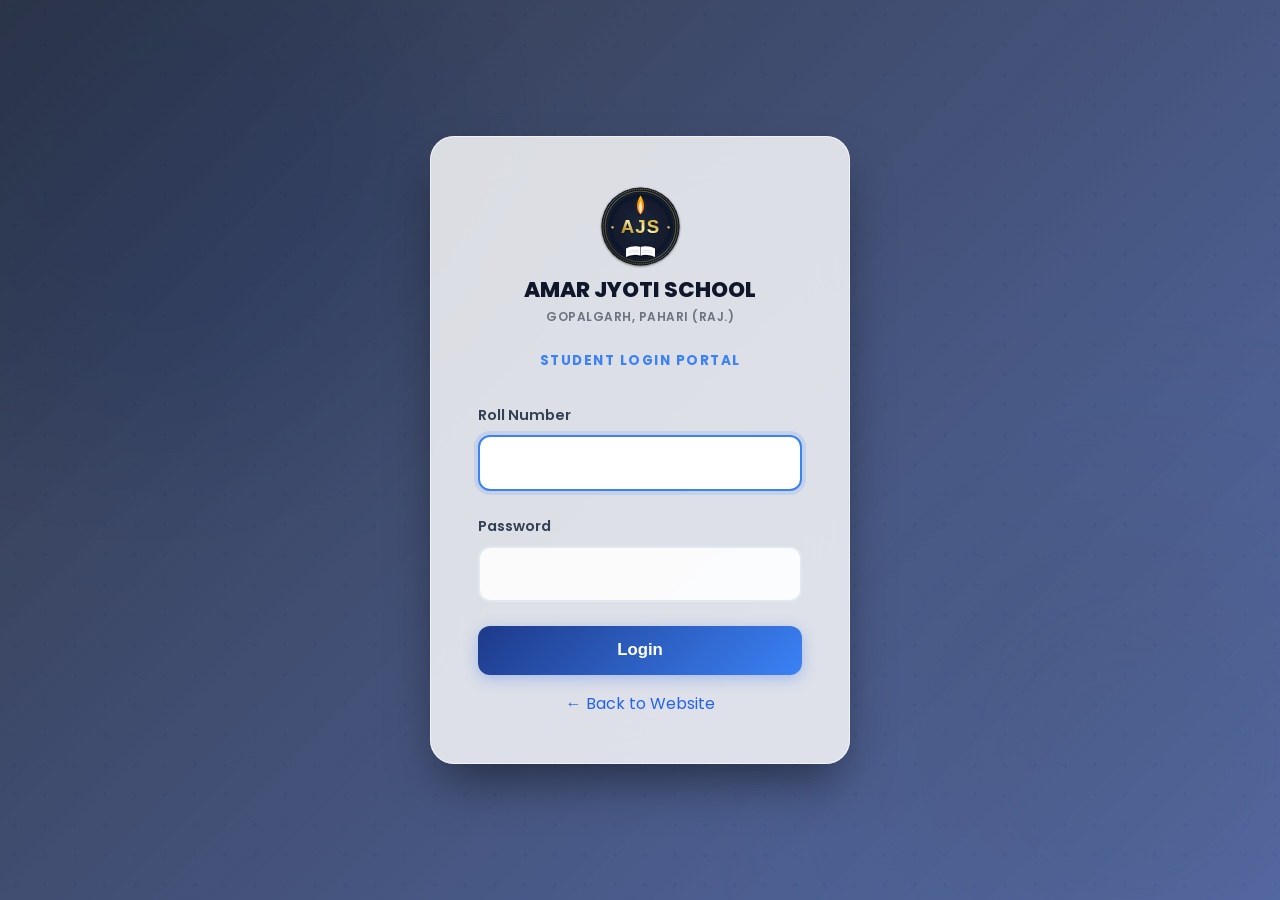
<file: student-login.html>
<!DOCTYPE html>
<html lang="en">
<head>
    <meta charset="UTF-8">
    <meta name="viewport" content="width=device-width, initial-scale=1.0">
    <title>Student Login - Amar Jyoti School</title>
    <link rel="icon" type="image/svg+xml" href="favicon.svg">
    <link rel="stylesheet" href="css/styles.css?v=33">
    <link href="https://fonts.googleapis.com/css2?family=Poppins:wght@300;400;600;700&display=swap" rel="stylesheet">
    <style>
        body { margin: 0; font-family: 'Poppins', sans-serif; }
        .login-container { 
            min-height: 100vh;
            display: flex;
            align-items: center; 
            justify-content: center;
            background: linear-gradient(135deg, rgba(15, 23, 42, 0.85) 0%, rgba(30, 58, 138, 0.75) 100%), 
                        url('https://images.unsplash.com/photo-1541829070764-84a7d30dd3f3?ixlib=rb-4.0.3&auto=format&fit=crop&w=1920&q=80') no-repeat center center fixed;
            background-size: cover;
            padding: 1rem;
        }
        .login-box { 
            background: rgba(255, 255, 255, 0.82);
            backdrop-filter: blur(20px);
            -webkit-backdrop-filter: blur(20px);
            padding: 3rem;
            border-radius: 24px;
            box-shadow: 0 25px 50px -12px rgba(0, 0, 0, 0.5), inset 0 0 0 1px rgba(255, 255, 255, 0.6);
            border: none;
            width: 100%;
            max-width: 420px;
        }
        .login-box .form-group { margin-bottom: 1.5rem; }
        .login-box label { display: block; margin-bottom: 0.5rem; font-weight: 600; color: #334155; font-size: 0.9rem; }
        .login-box input {
            width: 100%; padding: 0.85rem 1rem; border: 2px solid #e2e8f0;
            border-radius: 12px; font-size: 1rem; font-family: inherit;
            box-sizing: border-box; background: rgba(255, 255, 255, 0.9);
            transition: all 0.3s ease;
        }
        .login-box input:focus { 
            outline: none; border-color: #3b82f6; background: #ffffff;
            box-shadow: 0 0 0 4px rgba(59, 130, 246, 0.15);
        }
        .login-box button {
            width: 100%; padding: 0.9rem; background: linear-gradient(135deg, #1e3a8a 0%, #3b82f6 100%);
            color: white; border: none; border-radius: 12px; font-size: 1.05rem; font-weight: 600;
            cursor: pointer; transition: all 0.3s ease; box-shadow: 0 4px 15px rgba(37, 99, 235, 0.3);
        }
        .login-box button:hover { transform: translateY(-2px); box-shadow: 0 8px 25px rgba(37, 99, 235, 0.4); }
        .form-message { margin-top: 1rem; padding: 0.8rem; border-radius: 5px; text-align: center; display: none; }
        .form-message.error { display: block; background: #fee2e2; color: #991b1b; }
        .back-link { text-align: center; margin-top: 1rem; }
        .back-link a { color: #2563eb; text-decoration: none; }
        @media (max-width: 480px) {
            .login-box { padding: 2rem 1.5rem; }
        }
    </style>
</head>
<body>
    <div class="login-container">
        <div class="login-box">
            <!-- Centered Premium Logo -->
            <div style="display: flex; flex-direction: column; align-items: center; text-align: center; margin-bottom: 1.5rem;">
                <img src="favicon.svg" alt="Amar Jyoti School Logo" style="height: 85px; width: 85px; object-fit: contain; margin-bottom: 0.5rem;">
                <h2 style="margin: 0 !important; font-family: 'Poppins', sans-serif; font-size: 1.35rem; font-weight: 800; line-height: 1.2; color: #0f172a !important;">AMAR JYOTI SCHOOL</h2>
                <small style="color:#6b7280; font-family: 'Poppins', sans-serif; font-size: 0.75rem; font-weight: 600; letter-spacing: 0.5px; margin-top: 4px;">GOPALGARH, PAHARI (RAJ.)</small>
            </div>
            
            <!-- Login Subtitle -->
            <div style="text-align: center; margin-bottom: 2rem; color: #3b82f6; font-weight: 700; font-size: 0.85rem; letter-spacing: 1.5px; text-transform: uppercase;">
                Student Login Portal
            </div>
            <form id="studentLoginForm">
                <div class="form-group">
                    <label>Roll Number</label>
                    <input type="text" name="rollNumber" required autofocus>
                </div>
                <div class="form-group">
                    <label>Password</label>
                    <input type="password" name="password" required>
                </div>
                <button type="submit">Login</button>
            </form>
            <div id="loginMessage" class="form-message"></div>
            <div class="back-link"><a href="index.html">← Back to Website</a></div>
        </div>
    </div>

    <script>
        const API_URL = (window.location.hostname === 'localhost' || window.location.hostname === '127.0.0.1')
            ? 'http://localhost:5000/api'
            : 'https://school-website-backend-j6pc.onrender.com/api';

        if (localStorage.getItem('studentToken')) window.location.href = 'student-dashboard.html';

        document.getElementById('studentLoginForm').addEventListener('submit', async (e) => {
            e.preventDefault();
            const data = Object.fromEntries(new FormData(e.target));
            const msg = document.getElementById('loginMessage');
            try {
                const res = await fetch(`${API_URL}/student/login`, {
                    method: 'POST',
                    headers: { 'Content-Type': 'application/json' },
                    body: JSON.stringify(data)
                });
                const result = await res.json();
                if (result.success) {
                    localStorage.setItem('studentToken', result.token);
                    localStorage.setItem('studentInfo', JSON.stringify(result.student));
                    window.location.href = 'student-dashboard.html';
                } else {
                    msg.className = 'form-message error';
                    msg.textContent = '❌ ' + result.message;
                }
            } catch (error) {
                msg.className = 'form-message error';
                msg.textContent = '❌ Server error';
            }
        });
    </script>
</body>
</html>
</file>
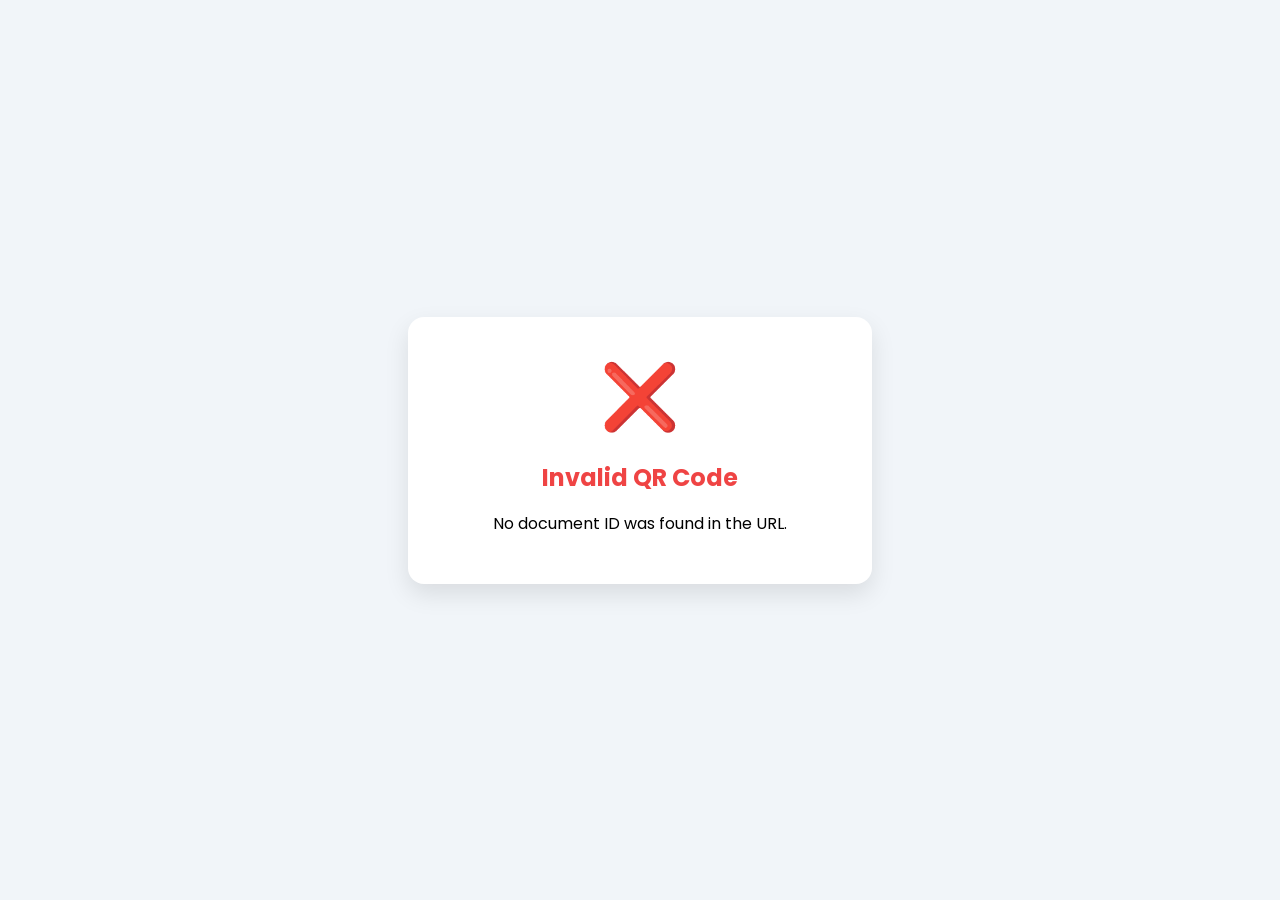
<file: verify.html>
<!DOCTYPE html>
<html lang="en">
<head>
    <meta charset="UTF-8">
    <meta name="viewport" content="width=device-width, initial-scale=1.0">
    <title>Document Verification - Amar Jyoti School</title>
    <link href="https://fonts.googleapis.com/css2?family=Poppins:wght@400;600;700&display=swap" rel="stylesheet">
    <style>
        body {
            font-family: 'Poppins', sans-serif;
            background: #f1f5f9;
            margin: 0; padding: 0;
            display: flex; align-items: center; justify-content: center;
            min-height: 100vh; 
        }
        .card {
            background: white; border-radius: 16px; box-shadow: 0 10px 25px rgba(0,0,0,0.1);
            padding: 2rem; max-width: 400px; width: 90%; text-align: center;
        }
        .icon { font-size: 4rem; margin-bottom: 1rem; }
        h2 { color: #1e293b; margin: 0 0 1rem 0; }
        .details { text-align: left; background: #f8fafc; padding: 1rem; border-radius: 8px; margin-top: 1rem; border: 1px solid #e2e8f0; }
        .row { display: flex; justify-content: space-between; margin-bottom: 0.5rem; font-size: 0.9rem; }
        .row strong { color: #475569; }
        .row span { color: #0f172a; font-weight: 600; text-align: right; }
        .valid { color: #10b981; }
        .invalid { color: #ef4444; }
        .spinner { border: 4px solid #f3f3f3; border-top: 4px solid #2563eb; border-radius: 50%; width: 40px; height: 40px; animation: spin 1s linear infinite; margin: 0 auto 1rem auto; }
        @keyframes spin { 0% { transform: rotate(0deg); } 100% { transform: rotate(360deg); } }
    </style>
</head>
<body>
    <div class="card" id="resultCard">
        <div class="spinner"></div>
        <h2>Verifying...</h2>
        <p style="color:#6b7280">Please wait while we check our secure database.</p>
    </div>

    <script>
        const API_URL = (window.location.hostname === 'localhost' || window.location.hostname === '127.0.0.1')
            ? 'http://localhost:5000/api'
            : 'https://school-website-backend-j6pc.onrender.com/api';

        async function verifyDocument() {
            const params = new URLSearchParams(window.location.search);
            const id = params.get('id');
            const card = document.getElementById('resultCard');

            if (!id) {
                card.innerHTML = `<div class="icon invalid">❌</div><h2 class="invalid">Invalid QR Code</h2><p>No document ID was found in the URL.</p>`;
                return;
            }

            try {
                // Note: If you add NOC verification later, you can expand this to check NOCs too.
                const res = await fetch(`${API_URL}/student-admin/verify-receipt/${encodeURIComponent(id)}`);
                const data = await res.json();

                if (data.valid) {
                    card.innerHTML = `
                        <div class="icon valid">✅</div>
                        <h2 class="valid">Authentic Receipt</h2>
                        <p style="color:#6b7280; font-size:0.9rem; margin-top:-0.5rem">This document has been verified against our secure database.</p>
                        <div class="details">
                            <div class="row"><strong>Receipt No:</strong> <span>${data.receiptNo}</span></div>
                            <div class="row"><strong>Student:</strong> <span>${data.studentName}</span></div>
                            <div class="row"><strong>Class:</strong> <span>${data.class}</span></div>
                            <div class="row"><strong>Category:</strong> <span>${data.category}</span></div>
                            <div class="row"><strong>Amount Paid:</strong> <span>₹${data.amount}</span></div>
                            <div class="row"><strong>Date:</strong> <span>${new Date(data.date).toLocaleDateString()}</span></div>
                        </div>
                    `;
                } else {
                    card.innerHTML = `
                        <div class="icon invalid">❌</div>
                        <h2 class="invalid">Verification Failed</h2>
                        <p style="color:#475569">We could not find this document in our system. It may be forged or canceled.</p>
                    `;
                }
            } catch (err) {
                card.innerHTML = `
                    <div class="icon invalid">⚠️</div>
                    <h2 class="invalid">Connection Error</h2>
                    <p>Could not connect to the school server. Please try again later.</p>
                `;
            }
        }
        verifyDocument();
    </script>
</body>
</html>
</file>
<file: css/styles.css>
* { margin: 0; padding: 0; box-sizing: border-box; }

/* 1. Premium Dot Pattern Base Layer */
html {
    background-color: #f8fafc;
    background-image: radial-gradient(rgba(37, 99, 235, 0.12) 2px, transparent 2px);
    background-size: 30px 30px;
    background-attachment: fixed;
    overflow-x: clip; /* Enforces strict clipping to prevent mobile side-scroll */
}

body {
    font-family: 'Poppins', sans-serif;
    line-height: 1.6;
    color: #333;
    background-color: transparent; /* Made transparent so orbs can be seen! */
    overflow-x: clip; /* Fixes any horizontal scroll/pushing on mobile */
}

/* 2. Ambient Glowing Orbs in Background */
body::before, body::after {
    content: '';
    position: fixed;
    border-radius: 50%;
    z-index: -1;
    filter: blur(90px);
    pointer-events: none;
}
body::before {
    width: 600px; height: 600px;
    background: rgba(37, 99, 235, 0.25); /* Stronger School Blue Glow */
    top: -150px; left: -150px;
    animation: floatOrb 25s ease-in-out infinite alternate;
}
body::after {
    width: 500px; height: 500px;
    background: rgba(201, 162, 39, 0.20); /* Stronger School Gold Glow */
    bottom: -100px; right: -100px;
    animation: floatOrb 30s ease-in-out infinite alternate-reverse;
}
@keyframes floatOrb {
    0% { transform: translate(0, 0) scale(1); }
    50% { transform: translate(50px, 80px) scale(1.05); }
    100% { transform: translate(-30px, 40px) scale(0.95); }
}

/* Navbar */
.navbar {
    background: rgba(255, 255, 255, 0.98);
    backdrop-filter: blur(12px);
    -webkit-backdrop-filter: blur(12px);
    box-shadow: 0 4px 30px rgba(15, 23, 42, 0.05);
    border-bottom: 1px solid rgba(0, 0, 0, 0.03);
    position: sticky;
    top: 0;
    z-index: 1000;
    transition: all 0.3s ease;
}
.nav-container {
    max-width: 1200px;
    margin: auto;
    display: flex;
    justify-content: space-between;
    align-items: center;
    padding: 1rem 2rem;
    transition: all 0.4s ease;
}

/* Dynamic Navbar Scroll Effect */
.navbar.scrolled {
    background: rgba(255, 255, 255, 0.85);
    box-shadow: 0 10px 30px rgba(15, 23, 42, 0.1);
}
.navbar.scrolled .nav-container {
    padding: 0.5rem 2rem;
}
.navbar.scrolled .logo img {
    height: 50px !important;
    width: 50px !important;
}

/* Premium 3D Spatial Parallax Logo */
.logo {
    perspective: 1000px;
}
.logo a {
    transform-style: preserve-3d;
    animation: spatialFloat 8s ease-in-out infinite;
}
.logo img {
    transform: translateZ(30px);
    filter: drop-shadow(0 15px 15px rgba(37, 99, 235, 0.2));
}
.logo div {
    transform: translateZ(15px);
}
.logo h2 { 
    color: #2563eb; 
    font-size: 1.4rem; 
    text-shadow: 0 8px 16px rgba(37, 99, 235, 0.15);
}
@keyframes spatialFloat {
    0%, 100% { transform: translateY(0) rotateX(2deg) rotateY(-3deg); }
    50% { transform: translateY(-4px) rotateX(-2deg) rotateY(3deg); }
}

.nav-menu {
    display: flex;
    list-style: none;
    gap: clamp(0.5rem, 1.2vw, 1.5rem);
    align-items: center;
}
.nav-menu a {
    text-decoration: none;
    color: #334155;
    font-weight: 600;
    font-size: 0.95rem;
    position: relative;
    padding: 0.3rem 0;
    transition: 0.3s;
}
.nav-menu a:hover, .nav-menu a.active { color: #2563eb; }

.nav-menu li a::after {
    content: '';
    position: absolute;
    bottom: -4px;
    left: 0;
    width: 0%;
    height: 2.5px;
    background: #c9a227;
    transition: width 0.3s ease;
    border-radius: 2px;
}
.nav-menu li a:hover::after { width: 100%; }

/* Premium Student Login CTA Button */
.nav-menu li.nav-cta a {
    background: linear-gradient(135deg, #1e3a8a 0%, #2563eb 100%);
    color: white !important;
    padding: 0.6rem 1.4rem !important;
    border-radius: 50px;
    box-shadow: 0 4px 15px rgba(37, 99, 235, 0.2);
    transition: all 0.3s ease !important;
}
.nav-menu li.nav-cta a::after { display: none; }
.nav-menu li.nav-cta a:hover {
    transform: translateY(-2px);
    box-shadow: 0 8px 25px rgba(37, 99, 235, 0.35);
    background: linear-gradient(135deg, #1e3a8a 0%, #3b82f6 100%);
}
.hamburger { display: none; cursor: pointer; }
.hamburger span {
    display: block; width: 25px; height: 3px;
    background: #333; margin: 5px 0; transition: 0.3s;
}

/* Hero */
.hero {
    background: linear-gradient(135deg, #1e3a8a, #2563eb, #7c3aed, #4c1d95);
    background-size: 300% 300%;
    animation: heroGradient 12s ease infinite;
    color: white;
    padding: 6rem 2rem;
    text-align: center;
}

@keyframes heroGradient {
    0% { background-position: 0% 50%; }
    50% { background-position: 100% 50%; }
    100% { background-position: 0% 50%; }
}

.hero h1 { font-size: 3rem; margin-bottom: 1rem; }
.hero p { font-size: 1.2rem; margin-bottom: 2rem; }
.hero-buttons { display: flex; gap: 1rem; justify-content: center; flex-wrap: wrap; }

/* Hero Premium Animations */
.animate-fade-up {
    opacity: 0;
    animation: fadeUp 1s cubic-bezier(0.16, 1, 0.3, 1) forwards;
}
.delay-1 { animation-delay: 0.2s; }
.delay-2 { animation-delay: 0.4s; }

@keyframes fadeUp {
    0% { opacity: 0; transform: translateY(30px); }
    100% { opacity: 1; transform: translateY(0); }
}

.school-name-shine {
    background: linear-gradient(to right, #ffffff 20%, #fbbf24 50%, #ffffff 80%);
    background-size: 200% auto;
    -webkit-background-clip: text;
    -webkit-text-fill-color: transparent;
    animation: shine 4s linear infinite;
}
@keyframes shine {
    to { background-position: 200% center; }
}

/* Buttons */
.btn {
    padding: 0.8rem 2rem;
    border-radius: 50px;
    text-decoration: none;
    font-weight: 600;
    transition: 0.3s;
    display: inline-block;
    border: none;
    cursor: pointer;
    font-size: 1rem;
}
.btn-primary { background: #fbbf24; color: #1f2937; }
.btn-primary:hover { background: #f59e0b; transform: translateY(-2px); }
.btn-secondary { background: transparent; color: white; border: 2px solid white; }
.btn-secondary:hover { background: white; color: #2563eb; }

/* Sections */
.section-title {
    text-align: center;
    font-size: 2.6rem;
    font-weight: 800;
    margin: 1rem auto 4rem;
    color: #0f172a;
    position: relative;
    width: fit-content;
    letter-spacing: -0.5px;
    z-index: 2;
}
.section-title::after {
    content: '';
    position: absolute;
    bottom: -12px;
    left: 50%;
    transform: translateX(-50%);
    width: 80px;
    height: 5px;
    background: linear-gradient(90deg, #2563eb, #c9a227);
    border-radius: 50px;
}
.features, .news, .academics-content, .about-content, .admissions-content, .contact-content {
    max-width: 1200px;
    margin: auto;
    padding: 3rem 2rem;
}
.features-grid, .news-grid, .programs-grid {
    display: grid;
    grid-template-columns: repeat(auto-fit, minmax(250px, 1fr));
    gap: 2rem;
}
.feature-card, .news-card, .program-card {
    /* 3. Glassmorphism Upgrade */
    background: rgba(255, 255, 255, 0.85);
    backdrop-filter: blur(12px);
    -webkit-backdrop-filter: blur(12px);
    border: 1px solid rgba(255, 255, 255, 0.8);
    padding: 2rem;
    border-radius: 10px;
    box-shadow: 0 5px 15px rgba(0,0,0,0.08);
    transition: 0.3s;
    text-align: center;
}
.feature-card:hover, .news-card:hover, .program-card:hover {
    transform: translateY(-5px);
    box-shadow: 0 10px 25px rgba(0,0,0,0.15);
}
.icon, .program-icon { font-size: 3rem; margin-bottom: 1rem; }

/* Stats */
.stats {
    background: linear-gradient(rgba(30, 58, 138, 0.85), rgba(17, 24, 39, 0.95)), 
                url('https://images.unsplash.com/photo-1541829070764-84a7d30dd3f3?ixlib=rb-4.0.3&auto=format&fit=crop&w=1920&q=80') no-repeat center center fixed;
    background-size: cover;
    color: white;
    padding: 4.5rem 2rem;
    display: grid;
    grid-template-columns: repeat(auto-fit, minmax(200px, 1fr));
    gap: 2rem;
    text-align: center;
}
.stat-item h2 { font-size: 3rem; color: #fbbf24; }

/* News */
.news-date { color: #2563eb; font-weight: 600; margin-bottom: 0.5rem; }
.read-more { color: #2563eb; text-decoration: none; font-weight: 600; }

/* Footer */
.footer {
    background: #111827;
    color: white;
    padding: 3rem 2rem 1rem;
}
.footer-container {
    max-width: 1200px;
    margin: auto;
    display: grid;
    grid-template-columns: repeat(auto-fit, minmax(200px, 1fr));
    gap: 2rem;
}
.footer-section h3 { color: #fbbf24; margin-bottom: 1rem; }
.footer-section ul { list-style: none; }
.footer-section a { color: #d1d5db; text-decoration: none; }
.footer-section a:hover { color: #fbbf24; }
.social-links { display: flex; gap: 1.2rem; }
.social-links a {
    color: #9ca3af;
    transition: all 0.3s ease;
    display: inline-block;
}
.social-links a:hover {
    color: #fbbf24;
    transform: translateY(-3px);
}

/* Footer Contact Alignments */
.footer-contact-item {
    display: flex;
    gap: 0.8rem;
    margin-bottom: 0.8rem;
    align-items: flex-start;
}
.footer-contact-item p {
    margin: 0;
    line-height: 1.5;
    word-break: break-word;
}
.footer-contact-item span {
    flex-shrink: 0;
    margin-top: 2px;
}

.social-links svg { width: 24px; height: 24px; fill: currentColor; }
.footer-bottom {
    text-align: center;
    border-top: 1px solid #374151;
    padding-top: 1rem;
    margin-top: 2rem;
}

/* Page Header */
.page-header {
    background: linear-gradient(135deg, #1e3a8a, #2563eb, #7c3aed, #4c1d95);
    background-size: 300% 300%;
    animation: heroGradient 12s ease infinite;
    color: white;
    text-align: center;
    padding: 4rem 2rem;
}
.page-header h1 { font-size: 2.5rem; margin-bottom: 0.5rem; }

/* About */
.about-grid {
    display: grid;
    grid-template-columns: 1fr 1fr;
    gap: 3rem;
    align-items: center;
    padding: 2rem 0;
}
.about-text {
    position: relative; /* Establish stacking context */
    z-index: 2;         /* Ensure text is above the overlapping image badge */
}
.about-image-wrapper {
    position: relative;
    border-radius: 24px;
    overflow: visible;
    box-shadow: 0 25px 50px rgba(15, 23, 42, 0.2);
    transform: perspective(1000px) rotateY(-5deg);
    transition: all 0.6s cubic-bezier(0.165, 0.84, 0.44, 1);
    margin-bottom: 3rem; /* Adds space so the badge doesn't hit the section below */
}
.about-image-wrapper:hover {
    transform: perspective(1000px) rotateY(0deg) scale(1.02);
    box-shadow: 0 30px 60px rgba(37, 99, 235, 0.3);
}
.about-image-wrapper img {
    width: 100%;
    border-radius: 24px;
    display: block;
}
.about-image-badge {
    position: absolute;
    bottom: -45px; /* Pushes the badge further down away from the image center */
    right: -10px;
    background: linear-gradient(135deg, #fbbf24, #d97706);
    color: #0f172a;
    padding: 1.2rem;
    border-radius: 50%;
    font-weight: 800;
    text-align: center;
    box-shadow: 0 15px 30px rgba(0,0,0,0.3);
    border: 5px solid #f8fafc;
    width: 130px;
    height: 130px;
    display: flex;
    flex-direction: column;
    justify-content: center;
    line-height: 1.1;
    transform: translateZ(30px);
}
.about-image-badge span { font-size: 2.2rem; }
.mission-vision {
    display: grid;
    grid-template-columns: repeat(auto-fit, minmax(250px, 1fr));
    gap: 2rem;
    margin: 3rem 0;
}
.mv-card {
    background: rgba(243, 244, 246, 0.85);
    backdrop-filter: blur(12px);
    -webkit-backdrop-filter: blur(12px);
    padding: 2rem;
    border-radius: 10px;
    border-left: 4px solid #2563eb;
}
.message-card {
    background: rgba(255, 255, 255, 0.85);
    backdrop-filter: blur(12px);
    -webkit-backdrop-filter: blur(12px);
    border: 1px solid rgba(255, 255, 255, 0.8);
    padding: 3rem;
    border-radius: 10px;
    box-shadow: 0 5px 15px rgba(0,0,0,0.08);
    text-align: center;
}
.principal-photo { font-size: 5rem; margin-bottom: 1rem; }
blockquote {
    font-style: italic;
    font-size: 1.2rem;
    margin: 1rem 0;
    color: #4b5563;
}

/* Subjects */
.subjects-grid {
    display: grid;
    grid-template-columns: repeat(auto-fit, minmax(180px, 1fr));
    gap: 1rem;
}
.subject-item {
    background: #2563eb;
    color: white;
    padding: 1.5rem;
    border-radius: 10px;
    text-align: center;
    font-weight: 600;
    transition: 0.3s;
}
.subject-item:hover { background: #1d4ed8; transform: scale(1.05); }

/* Admission Process */
.process-steps {
    display: grid;
    grid-template-columns: repeat(auto-fit, minmax(180px, 1fr));
    gap: 2rem;
    margin-bottom: 3rem;
}
.step {
    text-align: center;
    padding: 2rem;
    background: #f3f4f6;
    border-radius: 10px;
}
.step-number {
    width: 50px;
    height: 50px;
    background: #2563eb;
    color: white;
    border-radius: 50%;
    display: flex;
    align-items: center;
    justify-content: center;
    margin: 0 auto 1rem;
    font-size: 1.5rem;
    font-weight: 700;
}

/* Forms */
.admission-form, .contact-form {
    max-width: 800px;
    margin: auto;
    background: rgba(255, 255, 255, 0.85);
    backdrop-filter: blur(12px);
    -webkit-backdrop-filter: blur(12px);
    border: 1px solid rgba(255, 255, 255, 0.8);
    padding: 2rem;
    border-radius: 10px;
    box-shadow: 0 5px 15px rgba(0,0,0,0.08);
}
.form-row {
    display: grid;
    grid-template-columns: 1fr 1fr;
    gap: 1rem;
}
.form-group { margin-bottom: 1.2rem; }
.form-group label {
    display: block;
    margin-bottom: 0.5rem;
    font-weight: 600;
}
.form-group input,
.form-group select,
.form-group textarea {
    width: 100%;
    padding: 0.8rem;
    border: 1px solid #d1d5db;
    border-radius: 5px;
    font-family: inherit;
    font-size: 1rem;
}
.form-group input:focus,
.form-group select:focus,
.form-group textarea:focus {
    outline: none;
    border-color: #2563eb;
}
.form-message {
    max-width: 800px;
    margin: 1rem auto;
    padding: 1rem;
    border-radius: 5px;
    text-align: center;
    display: none;
}
.form-message.success {
    display: block;
    background: #d1fae5;
    color: #065f46;
}

/* Contact */
.contact-grid {
    display: grid;
    grid-template-columns: 1fr 1fr;
    gap: 3rem;
}
.info-item {
    display: flex;
    gap: 1rem;
    margin-bottom: 1.5rem;
}
.info-icon { font-size: 2rem; }

/* Responsive Navbar (Trigger earlier due to many menu items) */
@media (max-width: 1050px) {
    .nav-menu {
        position: absolute;
        top: 100%;
        left: -100%;
        flex-direction: column;
        background: linear-gradient(135deg, rgba(15, 23, 42, 0.95) 0%, rgba(30, 58, 138, 0.95) 100%), 
                    url('https://images.unsplash.com/photo-1541829070764-84a7d30dd3f3?ixlib=rb-4.0.3&auto=format&fit=crop&w=1920&q=80') no-repeat center center fixed;
        background-size: cover;
        backdrop-filter: blur(10px);
        width: 100%;
        height: 100vh;
        overflow-y: auto;
        text-align: center;
        padding: 2rem 0 150px 0; /* Extra padding ensures bottom links aren't cut off */
        transition: 0.3s;
        box-shadow: 0 5px 15px rgba(0,0,0,0.1);
        gap: 1.5rem;
    }
    .nav-menu.active { left: 0; }
    .hamburger { display: block; }
    .nav-menu li.nav-cta { margin-left: 0 !important; margin-top: 1rem; }
    .nav-menu a {
        color: #ffffff;
        font-size: 1.1rem;
    }
    .nav-menu a:hover, .nav-menu a.active {
        color: #fbbf24;
    }
    .nav-menu li.nav-cta a {
        background: linear-gradient(135deg, #fbbf24 0%, #d97706 100%);
        color: #0f172a !important;
        box-shadow: 0 4px 15px rgba(251, 191, 36, 0.3);
    }
}

/* Responsive General */
@media (max-width: 768px) {
    .hero h1 { font-size: 1.6rem; line-height: 1.3; }
    .section-title {
        font-size: 2rem;
        margin-bottom: 2.5rem;
    }
    .page-header { padding: 3rem 1.5rem; }
    .about-grid, .contact-grid, .form-row {
        grid-template-columns: 1fr;
    }
    .message-card {
        padding: 1.5rem; /* Reduces padding to fit mobile screens perfectly */
    }
    .features, .news, .academics-content, .about-content, .admissions-content, .contact-content {
        padding: 2rem 1.5rem; /* Better mobile spacing */
    }
    .stats, .login-page, html {
        background-attachment: scroll !important; /* Fixes "misaligned/zoomed background" bug on iOS/mobile */
    }
    /* Scale down the badge on smaller screens so it doesn't bleed over */
    .about-image-badge {
        width: 100px;
        height: 100px;
        bottom: -35px;
        padding: 0.8rem;
    }
    .about-image-badge span { font-size: 1.6rem; }
}

/* ============ SCROLL PROGRESS BAR ============ */
.scroll-progress-container {
    position: fixed;
    top: 0; left: 0; width: 100%; height: 4px;
    background: transparent; z-index: 10001; pointer-events: none;
}
.scroll-progress-bar {
    height: 100%; width: 0%;
    background: linear-gradient(90deg, #2563eb, #fbbf24);
    box-shadow: 0 0 10px rgba(251, 191, 36, 0.7);
    border-radius: 0 2px 2px 0;
    transition: width 0.1s ease-out;
}

/* ============ ANIMATED MOUSE INDICATOR ============ */
.scroll-indicator {
    position: absolute; bottom: 30px; left: 50%; transform: translateX(-50%);
    display: flex; flex-direction: column; align-items: center;
    color: rgba(255, 255, 255, 0.8); animation: fadeUp 1s 0.8s forwards, bounce 2s infinite 1.5s;
    opacity: 0; text-decoration: none; font-size: 0.85rem; font-weight: 600; letter-spacing: 1px;
}
.mouse {
    width: 26px; height: 42px; border: 2px solid rgba(255, 255, 255, 0.8);
    border-radius: 20px; position: relative; margin-bottom: 8px;
}
.mouse::before {
    content: ''; position: absolute; top: 6px; left: 50%; transform: translateX(-50%);
    width: 4px; height: 8px; background: #fbbf24; border-radius: 2px;
    animation: scrollWheel 2s infinite;
}
@keyframes bounce {
    0%, 20%, 50%, 80%, 100% { transform: translateY(0) translateX(-50%); }
    40% { transform: translateY(-10px) translateX(-50%); }
    60% { transform: translateY(-5px) translateX(-50%); }
}
@keyframes scrollWheel {
    0% { top: 6px; opacity: 1; }
    100% { top: 20px; opacity: 0; }
}

/* Success Animation */
.success-animation {
    position: fixed;
    top: 0;
    left: 0;
    width: 100%;
    height: 100%;
    background: rgba(0, 0, 0, 0.5);
    display: none;
    align-items: center;
    justify-content: center;
    z-index: 10000;
    animation: fadeIn 0.3s;
}

.success-animation.active {
    display: flex;
}

.success-card {
    background: white;
    padding: 3rem;
    border-radius: 20px;
    text-align: center;
    box-shadow: 0 20px 60px rgba(0, 0, 0, 0.3);
    animation: bounceIn 0.6s;
    max-width: 400px;
}

.success-icon {
    width: 80px;
    height: 80px;
    background: linear-gradient(135deg, #10b981, #059669);
    border-radius: 50%;
    margin: 0 auto 1.5rem;
    display: flex;
    align-items: center;
    justify-content: center;
    animation: scaleIn 0.5s ease-out;
    position: relative;
}

.success-icon::after {
    content: '';
    position: absolute;
    width: 30px;
    height: 15px;
    border-left: 5px solid white;
    border-bottom: 5px solid white;
    transform: rotate(-45deg);
    margin-top: -8px;
    animation: drawCheck 0.5s 0.3s ease-out backwards;
}

.success-card h3 {
    color: #1f2937;
    margin: 0 0 0.5rem;
    font-size: 1.5rem;
}

.success-card p {
    color: #6b7280;
    margin: 0;
}

@keyframes fadeIn {
    from { opacity: 0; }
    to { opacity: 1; }
}

@keyframes bounceIn {
    0% { transform: scale(0.3); opacity: 0; }
    50% { transform: scale(1.05); }
    70% { transform: scale(0.95); }
    100% { transform: scale(1); opacity: 1; }
}

@keyframes scaleIn {
    from { transform: scale(0); }
    to { transform: scale(1); }
}

@keyframes drawCheck {
    from { width: 0; height: 0; }
    to { width: 30px; height: 15px; }
}

/* Confetti */
.confetti {
    position: fixed;
    width: 10px;
    height: 10px;
    pointer-events: none;
    animation: confettiFall 3s linear forwards;
    z-index: 9999;
}

@keyframes confettiFall {
    to {
        transform: translateY(100vh) rotate(720deg);
        opacity: 0;
    }
}

/* Form message styles update */
.form-message.error {
    display: block;
    background: #fee2e2;
    color: #991b1b;
    padding: 1rem;
    border-radius: 5px;
    margin-top: 1rem;
}

.form-message.success {
    display: block;
    background: #d1fae5;
    color: #065f46;
    padding: 1rem;
    border-radius: 5px;
    margin-top: 1rem;
}



/* ============ GALLERY STYLES ============ */
.gallery-section {
    max-width: 1300px;
    margin: auto;
    padding: 3rem 2rem;
}

.gallery-filters {
    display: flex;
    justify-content: center;
    gap: 1rem;
    flex-wrap: wrap;
    margin-bottom: 3rem;
}

.filter-btn {
    padding: 0.7rem 1.5rem;
    border: 2px solid #e5e7eb;
    background: white;
    border-radius: 50px;
    cursor: pointer;
    font-weight: 600;
    font-family: inherit;
    font-size: 0.95rem;
    transition: all 0.3s ease;
    color: #4b5563;
}

.filter-btn:hover {
    border-color: #2563eb;
    color: #2563eb;
    transform: translateY(-2px);
}

.filter-btn.active {
    background: linear-gradient(135deg, #2563eb, #7c3aed);
    color: white;
    border-color: transparent;
    box-shadow: 0 5px 15px rgba(37, 99, 235, 0.3);
}

.gallery-grid {
    display: grid;
    grid-template-columns: repeat(auto-fill, minmax(300px, 1fr));
    gap: 1.5rem;
    grid-auto-rows: 250px;
}

.gallery-item {
    position: relative;
    border-radius: 15px;
    overflow: hidden;
    cursor: pointer;
    box-shadow: 0 5px 20px rgba(0,0,0,0.1);
    transition: all 0.4s ease;
    animation: fadeInUp 0.6s ease backwards;
}

.gallery-item:nth-child(4n+1) {
    grid-row: span 2;
}

.gallery-item img {
    width: 100%;
    height: 100%;
    object-fit: cover;
    transition: transform 0.6s ease;
}

.gallery-item:hover {
    transform: translateY(-8px);
    box-shadow: 0 15px 40px rgba(0,0,0,0.2);
}

.gallery-item:hover img {
    transform: scale(1.1);
}

.gallery-overlay {
    position: absolute;
    bottom: 0;
    left: 0;
    right: 0;
    background: linear-gradient(to top, rgba(0,0,0,0.85) 0%, transparent 100%);
    padding: 2rem 1.5rem 1.5rem;
    color: white;
    transform: translateY(20px);
    opacity: 0;
    transition: all 0.4s ease;
}

.gallery-item:hover .gallery-overlay {
    transform: translateY(0);
    opacity: 1;
}

.gallery-category {
    display: inline-block;
    background: #2563eb;
    padding: 0.3rem 0.8rem;
    border-radius: 20px;
    font-size: 0.75rem;
    font-weight: 600;
    margin-bottom: 0.5rem;
}

.gallery-overlay h3 {
    margin: 0.5rem 0;
    font-size: 1.2rem;
}

.gallery-overlay p {
    margin: 0;
    font-size: 0.9rem;
    opacity: 0.9;
}

@keyframes fadeInUp {
    from { opacity: 0; transform: translateY(30px); }
    to { opacity: 1; transform: translateY(0); }
}

.gallery-loading {
    display: flex;
    flex-direction: column;
    align-items: center;
    justify-content: center;
    padding: 4rem;
    gap: 1rem;
    color: #6b7280;
}

.gallery-empty {
    text-align: center;
    padding: 4rem;
    color: #6b7280;
}

.gallery-empty .empty-icon {
    font-size: 4rem;
    margin-bottom: 1rem;
}

.hidden { display: none; }

/* Lightbox */
.lightbox {
    display: none;
    position: fixed;
    top: 0;
    left: 0;
    width: 100%;
    height: 100%;
    background: rgba(0,0,0,0.95);
    z-index: 10000;
    align-items: center;
    justify-content: center;
    animation: fadeIn 0.3s;
}

.lightbox.active {
    display: flex;
}

.lightbox-content {
    max-width: 90%;
    max-height: 90vh;
    display: flex;
    flex-direction: column;
    align-items: center;
}

.lightbox-content img {
    max-width: 100%;
    max-height: 75vh;
    border-radius: 10px;
    box-shadow: 0 20px 60px rgba(0,0,0,0.5);
    animation: zoomIn 0.4s;
}

.lightbox-info {
    text-align: center;
    color: white;
    margin-top: 1.5rem;
    max-width: 600px;
}

.lightbox-info h3 {
    margin: 0 0 0.5rem;
    font-size: 1.5rem;
}

.lightbox-category {
    display: inline-block;
    background: #2563eb;
    padding: 0.3rem 1rem;
    border-radius: 20px;
    font-size: 0.85rem;
    margin-bottom: 0.8rem;
}

.lightbox-info p {
    opacity: 0.85;
    line-height: 1.6;
}

.lightbox-close {
    position: absolute;
    top: 20px;
    right: 30px;
    font-size: 3rem;
    color: white;
    cursor: pointer;
    transition: 0.3s;
    z-index: 10001;
}

.lightbox-close:hover {
    color: #ef4444;
    transform: rotate(90deg);
}

.lightbox-nav {
    position: absolute;
    top: 50%;
    transform: translateY(-50%);
    background: rgba(255,255,255,0.1);
    border: none;
    color: white;
    font-size: 3rem;
    width: 60px;
    height: 60px;
    border-radius: 50%;
    cursor: pointer;
    transition: 0.3s;
    display: flex;
    align-items: center;
    justify-content: center;
}

.lightbox-nav:hover {
    background: rgba(255,255,255,0.25);
}

.lightbox-nav.prev { left: 30px; }
.lightbox-nav.next { right: 30px; }

@keyframes zoomIn {
    from { transform: scale(0.8); opacity: 0; }
    to { transform: scale(1); opacity: 1; }
}

@keyframes fadeIn {
    from { opacity: 0; }
    to { opacity: 1; }
}

.spinner-dark {
    border: 3px solid rgba(37, 99, 235, 0.3);
    border-top-color: #2563eb;
    width: 40px;
    height: 40px;
}

@media (max-width: 768px) {
    .gallery-grid {
        grid-template-columns: repeat(auto-fill, minmax(150px, 1fr));
        grid-auto-rows: 180px;
        gap: 1rem;
    }
    .gallery-item:nth-child(4n+1) {
        grid-row: span 1;
    }
    .lightbox-nav {
        width: 45px;
        height: 45px;
        font-size: 2rem;
    }
    .lightbox-nav.prev { left: 10px; }
    .lightbox-nav.next { right: 10px; }
    .filter-btn {
        padding: 0.5rem 1rem;
        font-size: 0.85rem;
    }
}


.footer-bottom {
    display: flex;
    align-items: center;
    flex-wrap: wrap;
    gap: 1rem;
}

.footer-bottom > p:first-child {
    flex: 1;
    text-align: left;
    margin: 0;
}

.footer-bottom > p:nth-child(2) {
    flex: 1;
    text-align: center;
    margin: 0;
}

.footer-bottom .staff-link {
    flex: 1;
    text-align: right;
    color: #9ca3af;
    font-size: 0.85rem;
    text-decoration: none;
    transition: all 0.3s ease;
}

.footer-bottom .staff-link:hover {
    color: #fbbf24;
}

@media (max-width: 700px) {
    .footer-bottom {
        flex-direction: column;
        text-align: center;
        gap: 0.8rem;
    }
    .footer-bottom > p:first-child,
    .footer-bottom > p:nth-child(2),
    .footer-bottom .staff-link {
        text-align: center;
        flex: none;
        width: 100%;
    }
}
   

/* ============ NEWS STYLES ============ */
.news-section { max-width: 1200px; margin: auto; padding: 3rem 2rem; }
.news-filters { display: flex; justify-content: center; gap: 1rem; flex-wrap: wrap; margin-bottom: 3rem; }
.news-list { display: grid; grid-template-columns: repeat(auto-fill, minmax(320px, 1fr)); gap: 2rem; }
.news-card { background: white; border-radius: 15px; overflow: hidden; box-shadow: 0 5px 20px rgba(0,0,0,0.08); cursor: pointer; transition: all 0.3s ease; position: relative; }
.news-card:hover { transform: translateY(-5px); box-shadow: 0 15px 35px rgba(0,0,0,0.15); }
.pinned-badge { position: absolute; top: 1rem; right: 1rem; background: #fbbf24; color: #1f2937; padding: 0.3rem 0.7rem; border-radius: 20px; font-size: 0.75rem; font-weight: 600; z-index: 2; }
.news-card-image { height: 200px; overflow: hidden; }
.news-card-image img { width: 100%; height: 100%; object-fit: cover; transition: transform 0.4s ease; }
.news-card:hover .news-card-image img { transform: scale(1.08); }
.news-card-content { padding: 1.5rem; }
.news-category-badge { display: inline-block; padding: 0.3rem 0.8rem; border-radius: 20px; font-size: 0.75rem; font-weight: 600; margin-bottom: 0.8rem; }
.cat-News { background: #dbeafe; color: #1e40af; }
.cat-Events { background: #fce7f3; color: #9d174d; }
.cat-Achievements { background: #fef3c7; color: #92400e; }
.cat-Announcements { background: #d1fae5; color: #065f46; }
.news-card-content h3 { margin: 0 0 0.5rem; font-size: 1.2rem; color: #1f2937; }
.news-date { color: #6b7280; font-size: 0.85rem; margin-bottom: 0.8rem; }
.news-card-content p { color: #4b5563; line-height: 1.6; margin-bottom: 1rem; }
.read-more { color: #2563eb; font-weight: 600; font-size: 0.9rem; }
.news-modal-content { background: white; border-radius: 15px; max-width: 700px; width: 90%; max-height: 85vh; overflow-y: auto; }
.news-modal-content img { width: 100%; max-height: 350px; object-fit: cover; border-radius: 15px 15px 0 0; }
.news-modal-body { padding: 2rem; }
.news-modal-body h2 { margin: 0.5rem 0; color: #1f2937; }
.news-modal-date { color: #6b7280; margin-bottom: 1.5rem; }
.news-modal-body p { line-height: 1.8; color: #374151; white-space: pre-wrap; }
.announcement-banner { background: linear-gradient(90deg, #2563eb, #7c3aed); color: white; padding: 0.8rem 1rem; text-align: center; position: relative; overflow: hidden; display: none; }
.announcement-banner.active { display: block; }
.announcement-content { display: inline-block; white-space: nowrap; animation: scrollText 20s linear infinite; }
.announcement-banner:hover .announcement-content { animation-play-state: paused; }
.announcement-content span { margin: 0 2rem; font-weight: 500; }
@keyframes scrollText { 0% { transform: translateX(100%); } 100% { transform: translateX(-100%); } }
.banner-close { position: absolute; right: 1rem; top: 50%; transform: translateY(-50%); cursor: pointer; font-size: 1.2rem; background: none; border: none; color: white; }
.home-news { max-width: 1200px; margin: auto; padding: 4rem 2rem; }
.home-news-grid { display: grid; grid-template-columns: repeat(auto-fit, minmax(300px, 1fr)); gap: 2rem; margin-top: 2rem; }
.view-all-btn { display: block; width: fit-content; margin: 2rem auto 0; padding: 0.8rem 2rem; background: #2563eb; color: white; text-decoration: none; border-radius: 50px; font-weight: 600; transition: 0.3s; }
.view-all-btn:hover { background: #1d4ed8; transform: translateY(-2px); }
@media (max-width: 768px) { .news-list { grid-template-columns: 1fr; } }

/* =========================================
   PREMIUM LOGIN PAGE BACKGROUND
   ========================================= */
.login-page {
    background: linear-gradient(135deg, rgba(30, 58, 138, 0.90) 0%, rgba(37, 99, 235, 0.80) 100%), 
                url('https://images.unsplash.com/photo-1541829070764-84a7d30dd3f3?ixlib=rb-4.0.3&auto=format&fit=crop&w=1920&q=80') no-repeat center center fixed !important;
    background-size: cover !important;
}
.login-page form, .login-page .login-container {
    background: rgba(255, 255, 255, 0.95) !important;
    backdrop-filter: blur(10px);
    box-shadow: 0 25px 50px -12px rgba(0, 0, 0, 0.35) !important;
    border: 1px solid rgba(255, 255, 255, 0.3) !important;
}

/* ============ FLOATING WHATSAPP ICON ============ */
.whatsapp-float {
    position: fixed;
    bottom: 30px;
    right: 30px;
    width: 60px;
    height: 60px;
    background-color: #25d366;
    color: #FFF;
    border-radius: 50px;
    box-shadow: 0 4px 10px rgba(0,0,0,0.3);
    z-index: 10000;
    display: flex;
    align-items: center;
    justify-content: center;
    transition: all 0.3s ease;
    animation: pulse-wa 2s infinite;
}
.whatsapp-float:hover {
    transform: scale(1.1);
    background-color: #128c7e;
    color: #FFF;
}
.whatsapp-float svg { width: 35px; height: 35px; fill: currentColor; }
@keyframes pulse-wa {
    0% { box-shadow: 0 0 0 0 rgba(37, 211, 102, 0.7); }
    70% { box-shadow: 0 0 0 15px rgba(37, 211, 102, 0); }
    100% { box-shadow: 0 0 0 0 rgba(37, 211, 102, 0); }
}
@media (max-width: 768px) {
    .whatsapp-float { width: 50px; height: 50px; bottom: 20px; right: 20px; }
    .whatsapp-float svg { width: 28px; height: 28px; }
}

/* ============ BACK TO TOP BUTTON ============ */
.back-to-top {
    position: fixed;
    bottom: 100px; /* Sits beautifully above the WhatsApp icon */
    right: 35px;
    background: linear-gradient(135deg, #1e3a8a 0%, #3b82f6 100%);
    color: white;
    width: 45px;
    height: 45px;
    border-radius: 50%;
    border: none;
    font-size: 1.2rem;
    cursor: pointer;
    opacity: 0;
    visibility: hidden;
    transform: translateY(20px);
    transition: all 0.3s cubic-bezier(0.4, 0, 0.2, 1);
    box-shadow: 0 4px 15px rgba(37, 99, 235, 0.3);
    z-index: 9999;
    display: flex;
    align-items: center;
    justify-content: center;
}
.back-to-top.visible {
    opacity: 1;
    visibility: visible;
    transform: translateY(0);
}
.back-to-top:hover {
    transform: translateY(-5px);
    box-shadow: 0 8px 25px rgba(37, 99, 235, 0.4);
}
@media (max-width: 768px) {
    .back-to-top { bottom: 80px; right: 22px; width: 40px; height: 40px; font-size: 1rem; }
}

/* ============ TOAST NOTIFICATIONS ============ */
#toast-container {
    position: fixed;
    bottom: 20px;
    right: 20px;
    z-index: 10001;
    display: flex;
    flex-direction: column;
    gap: 0.8rem;
    align-items: flex-end;
}
.toast {
    background: white;
    color: #334155;
    padding: 1rem 1.5rem;
    border-radius: 12px;
    box-shadow: 0 10px 25px rgba(0,0,0,0.15);
    border-left: 5px solid #6b7280;
    min-width: 280px;
    max-width: 350px;
    opacity: 0;
    transform: translateX(20px);
    animation: slideInToast 0.5s forwards, fadeOutToast 0.5s 4.5s forwards;
}
.toast.toast-success { border-left-color: #10b981; }
.toast.toast-error { border-left-color: #ef4444; }
.toast.toast-info { border-left-color: #3b82f6; }
.toast-title { font-weight: 700; margin-bottom: 0.3rem; }
.toast-message { font-size: 0.9rem; }

@keyframes slideInToast { to { opacity: 1; transform: translateX(0); } }
@keyframes fadeOutToast { from { opacity: 1; } to { opacity: 0; transform: translateX(20px); } }
</file>
